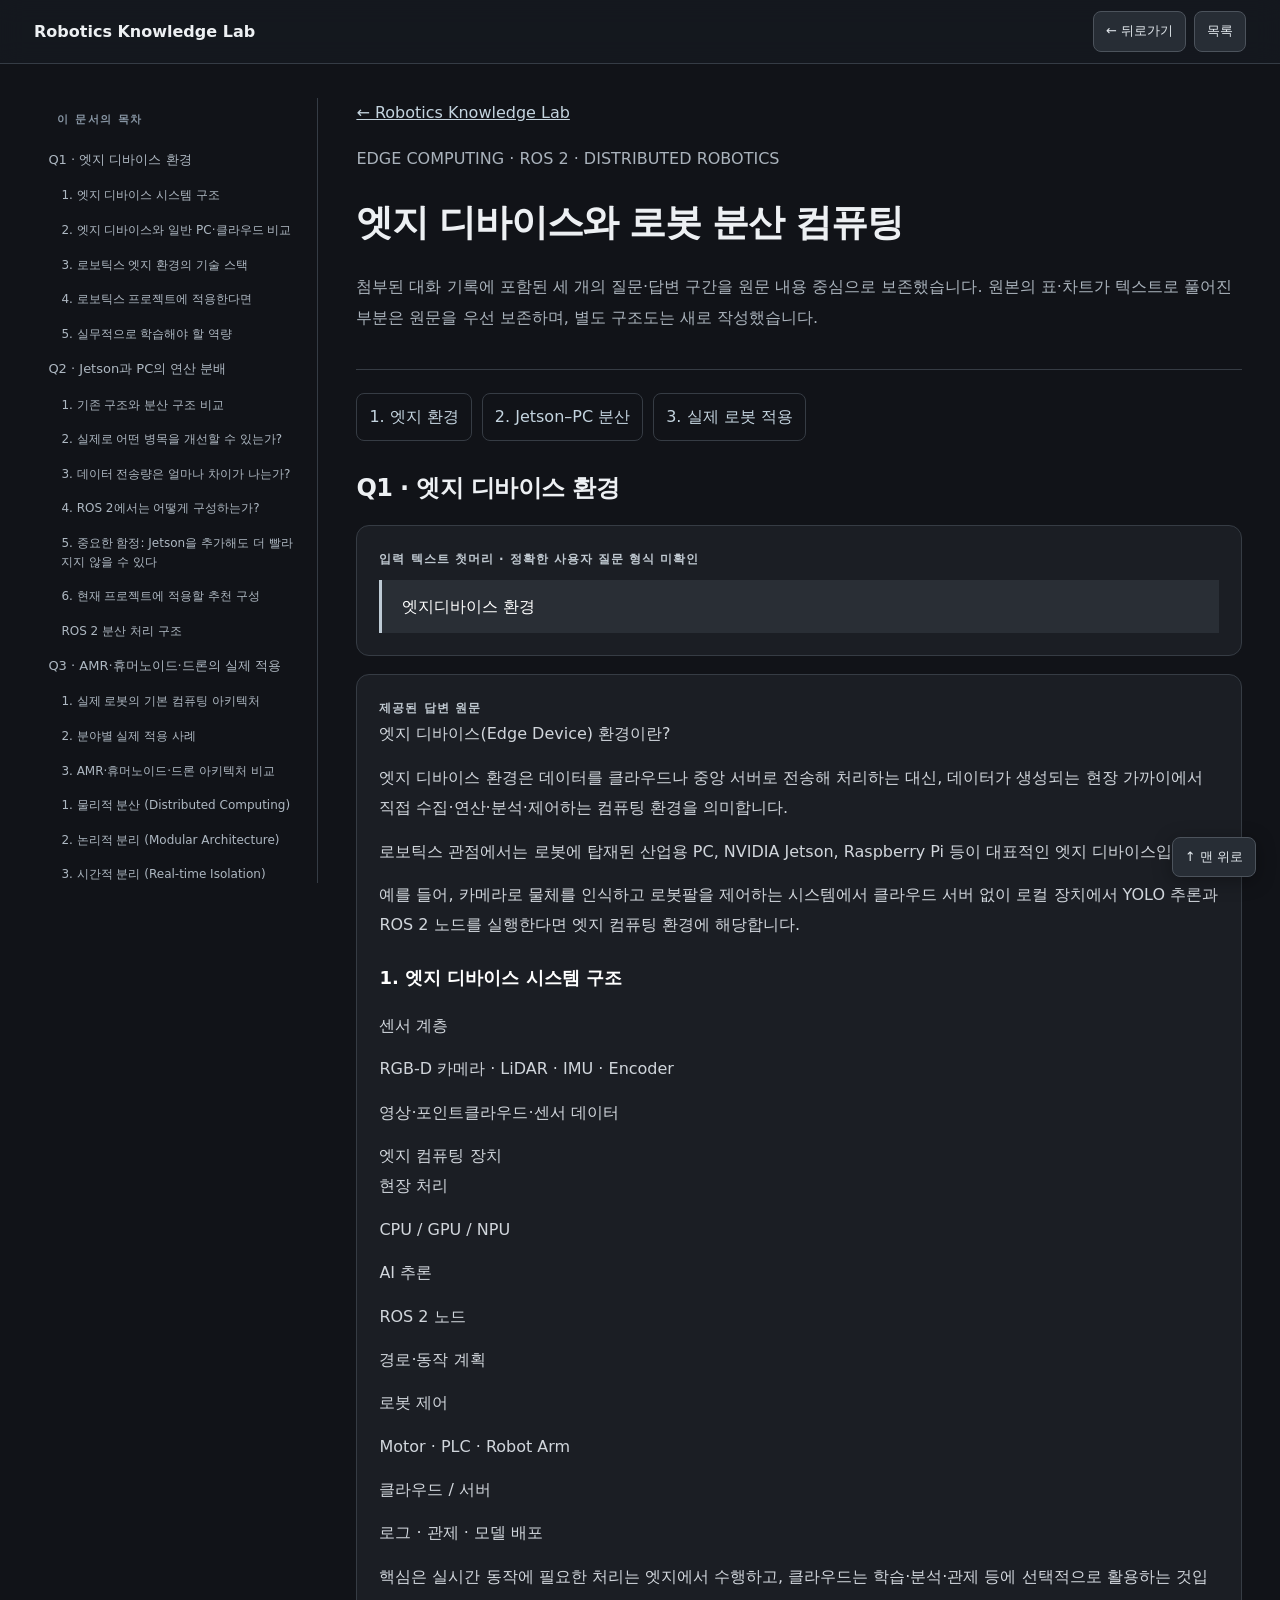
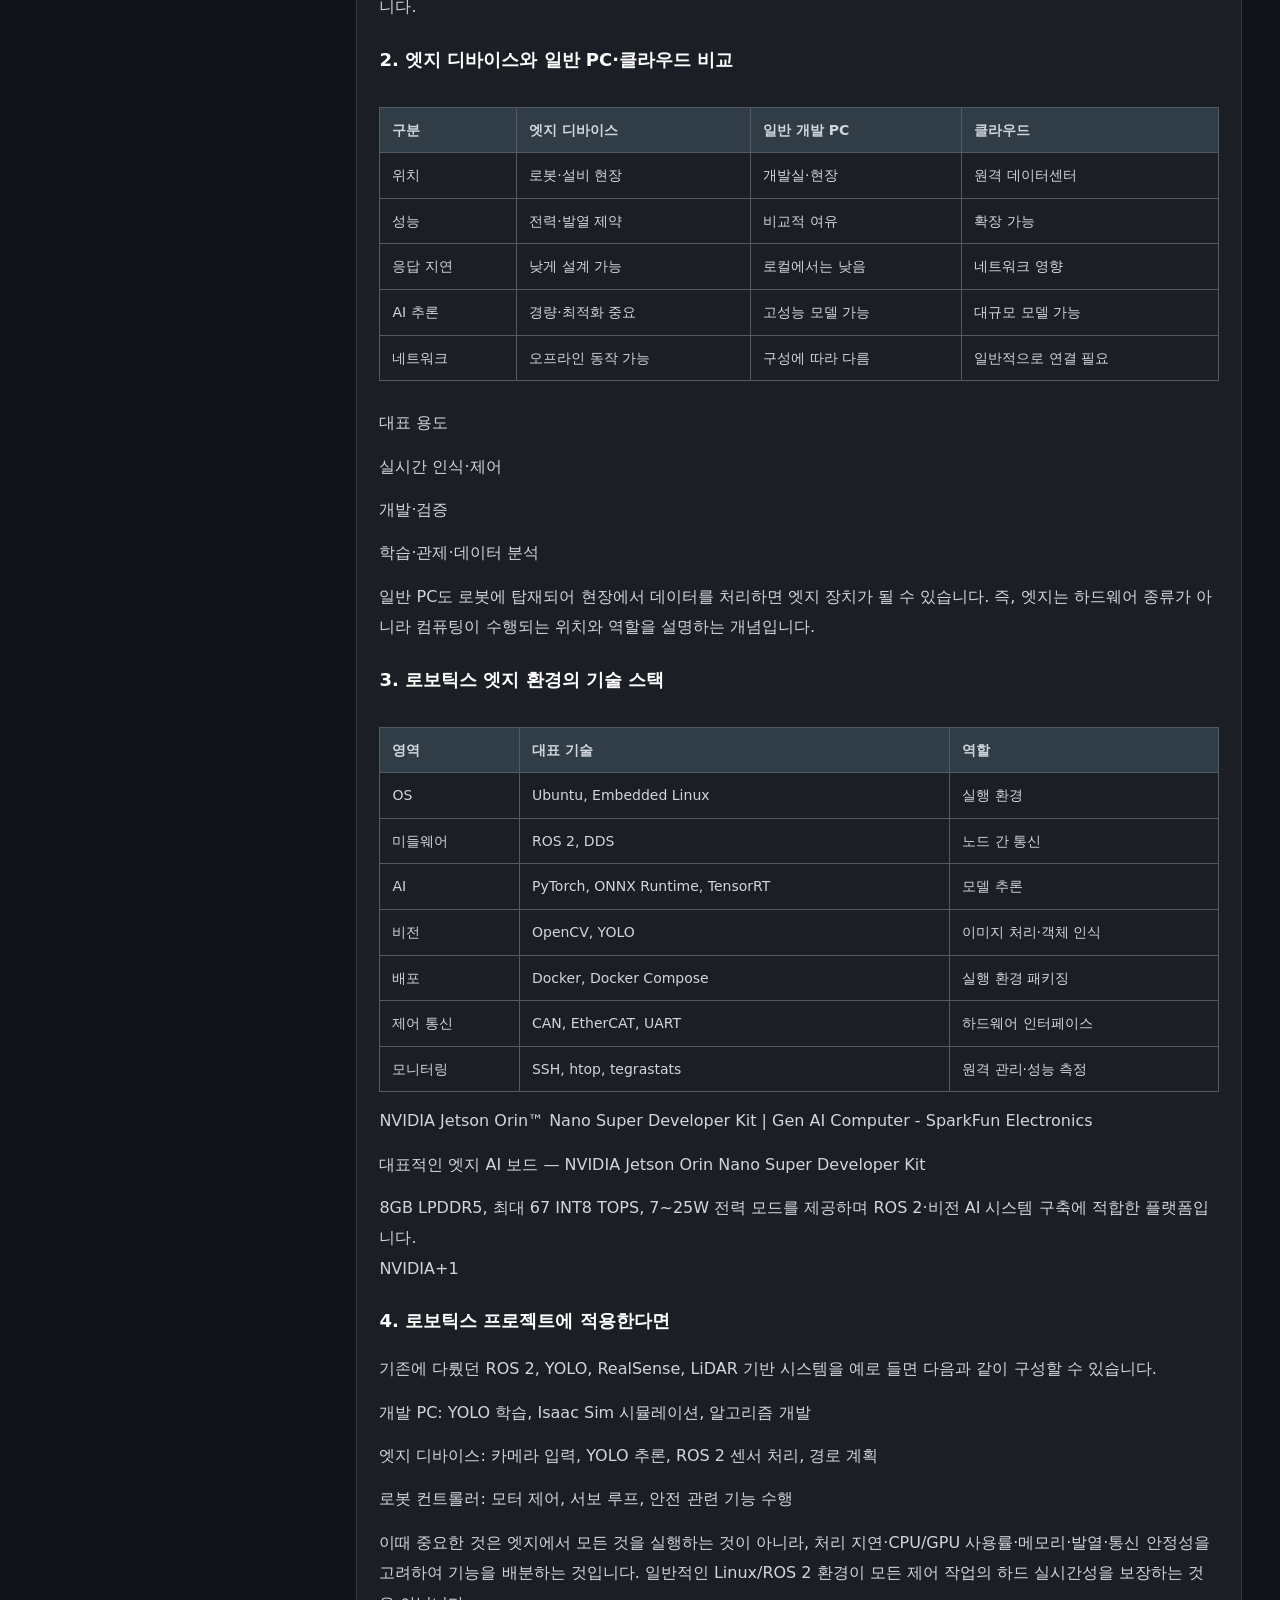
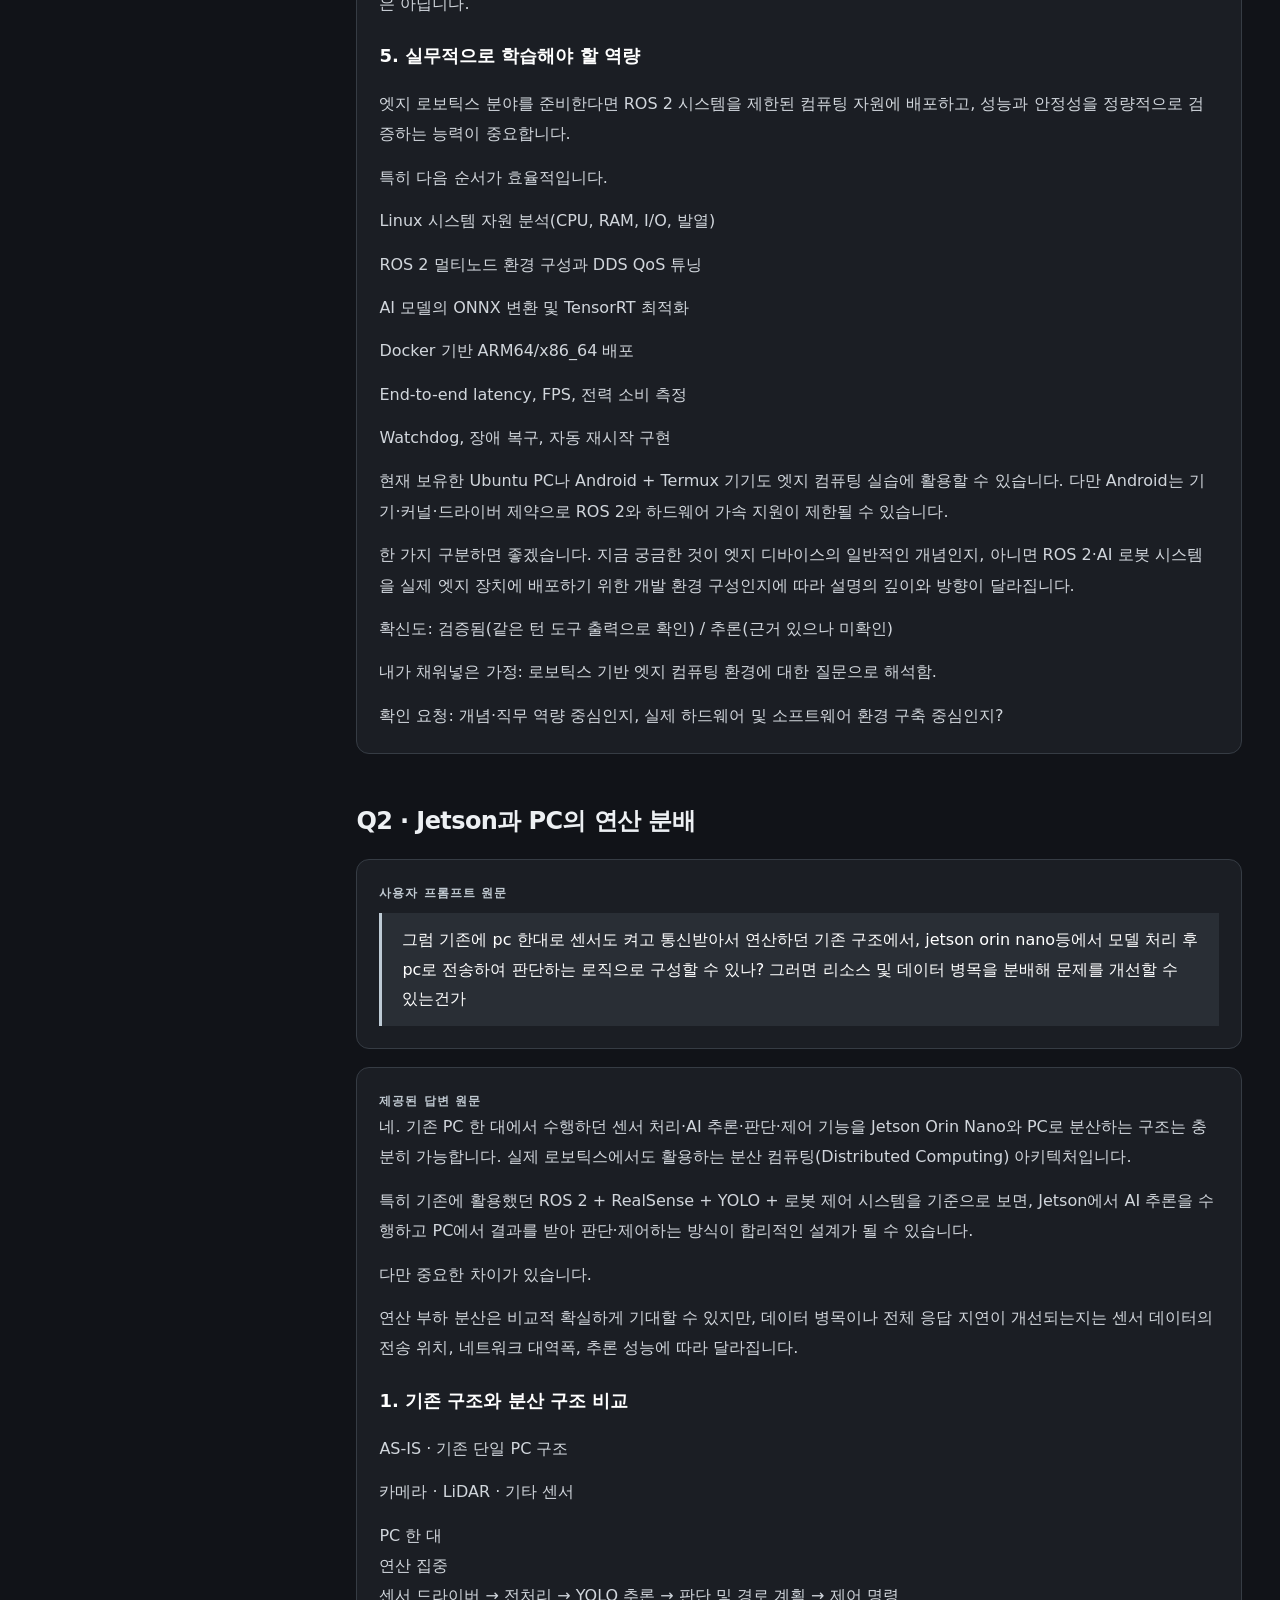
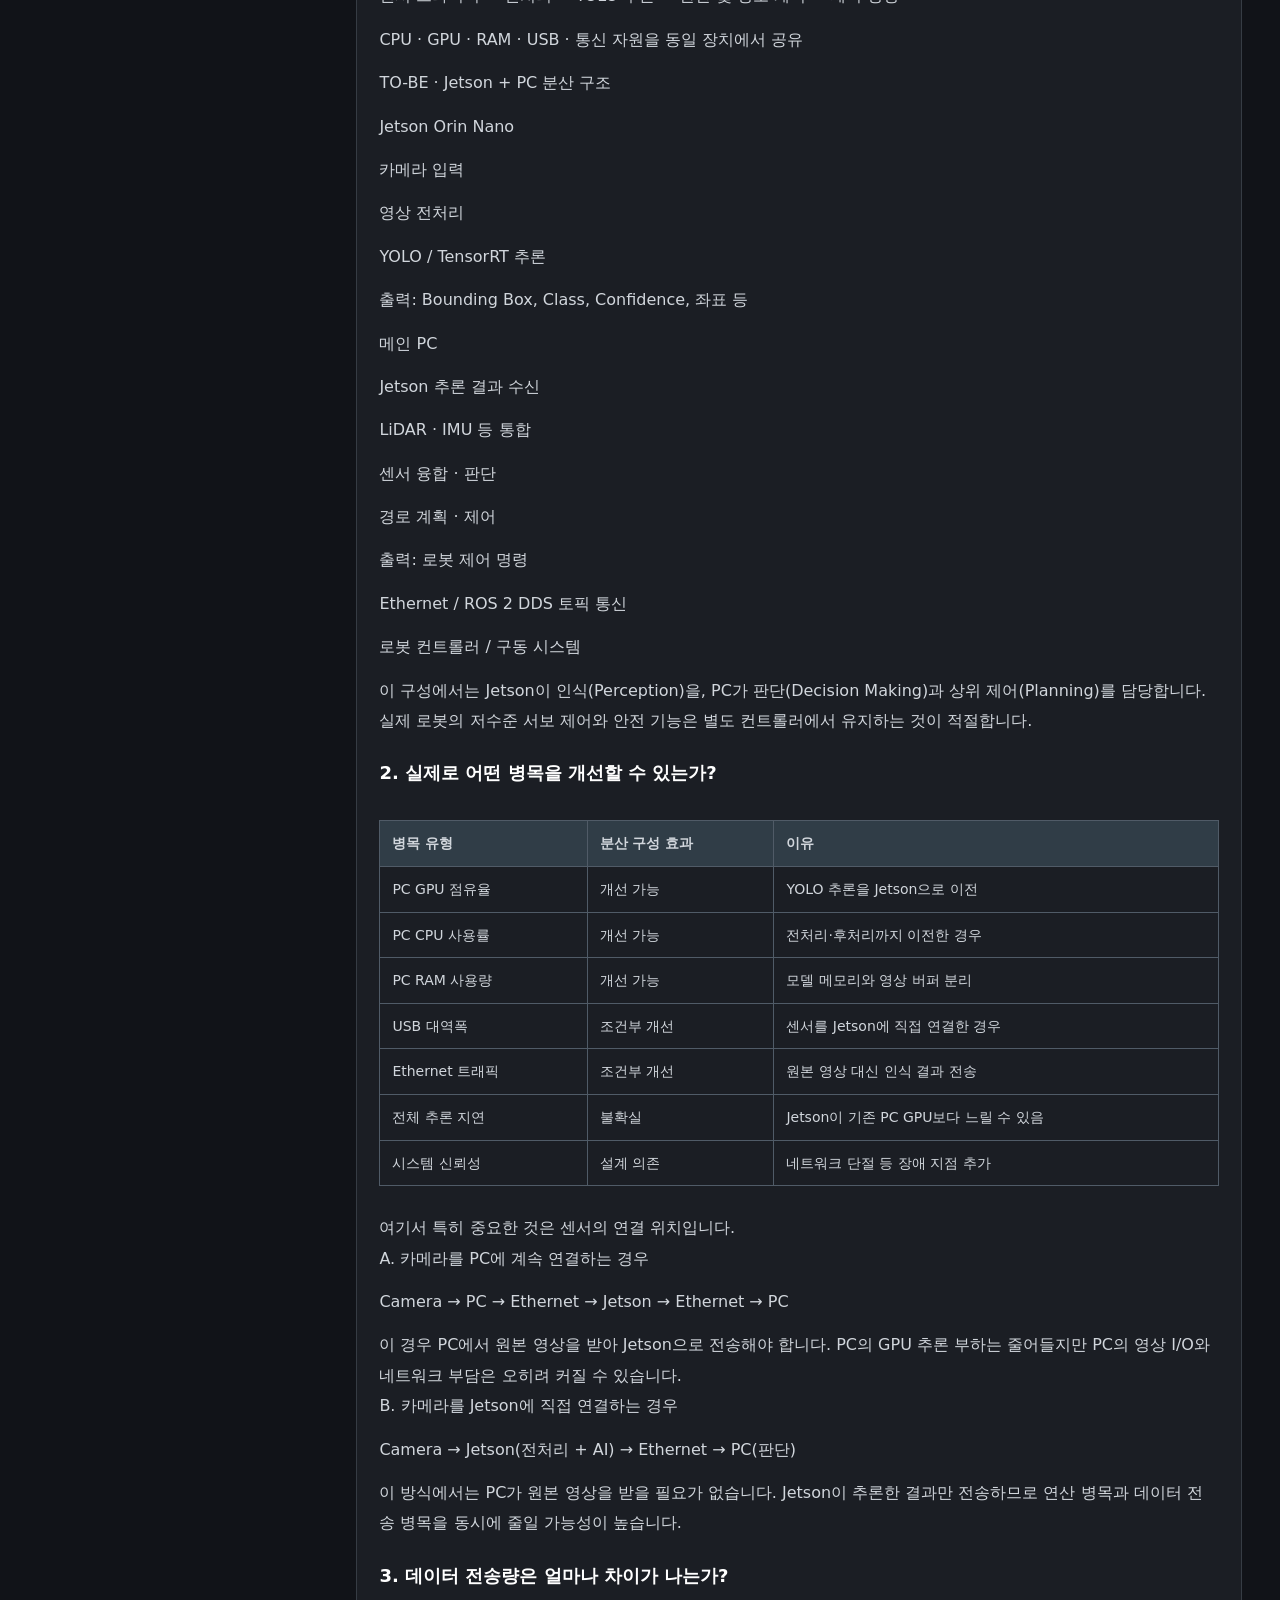
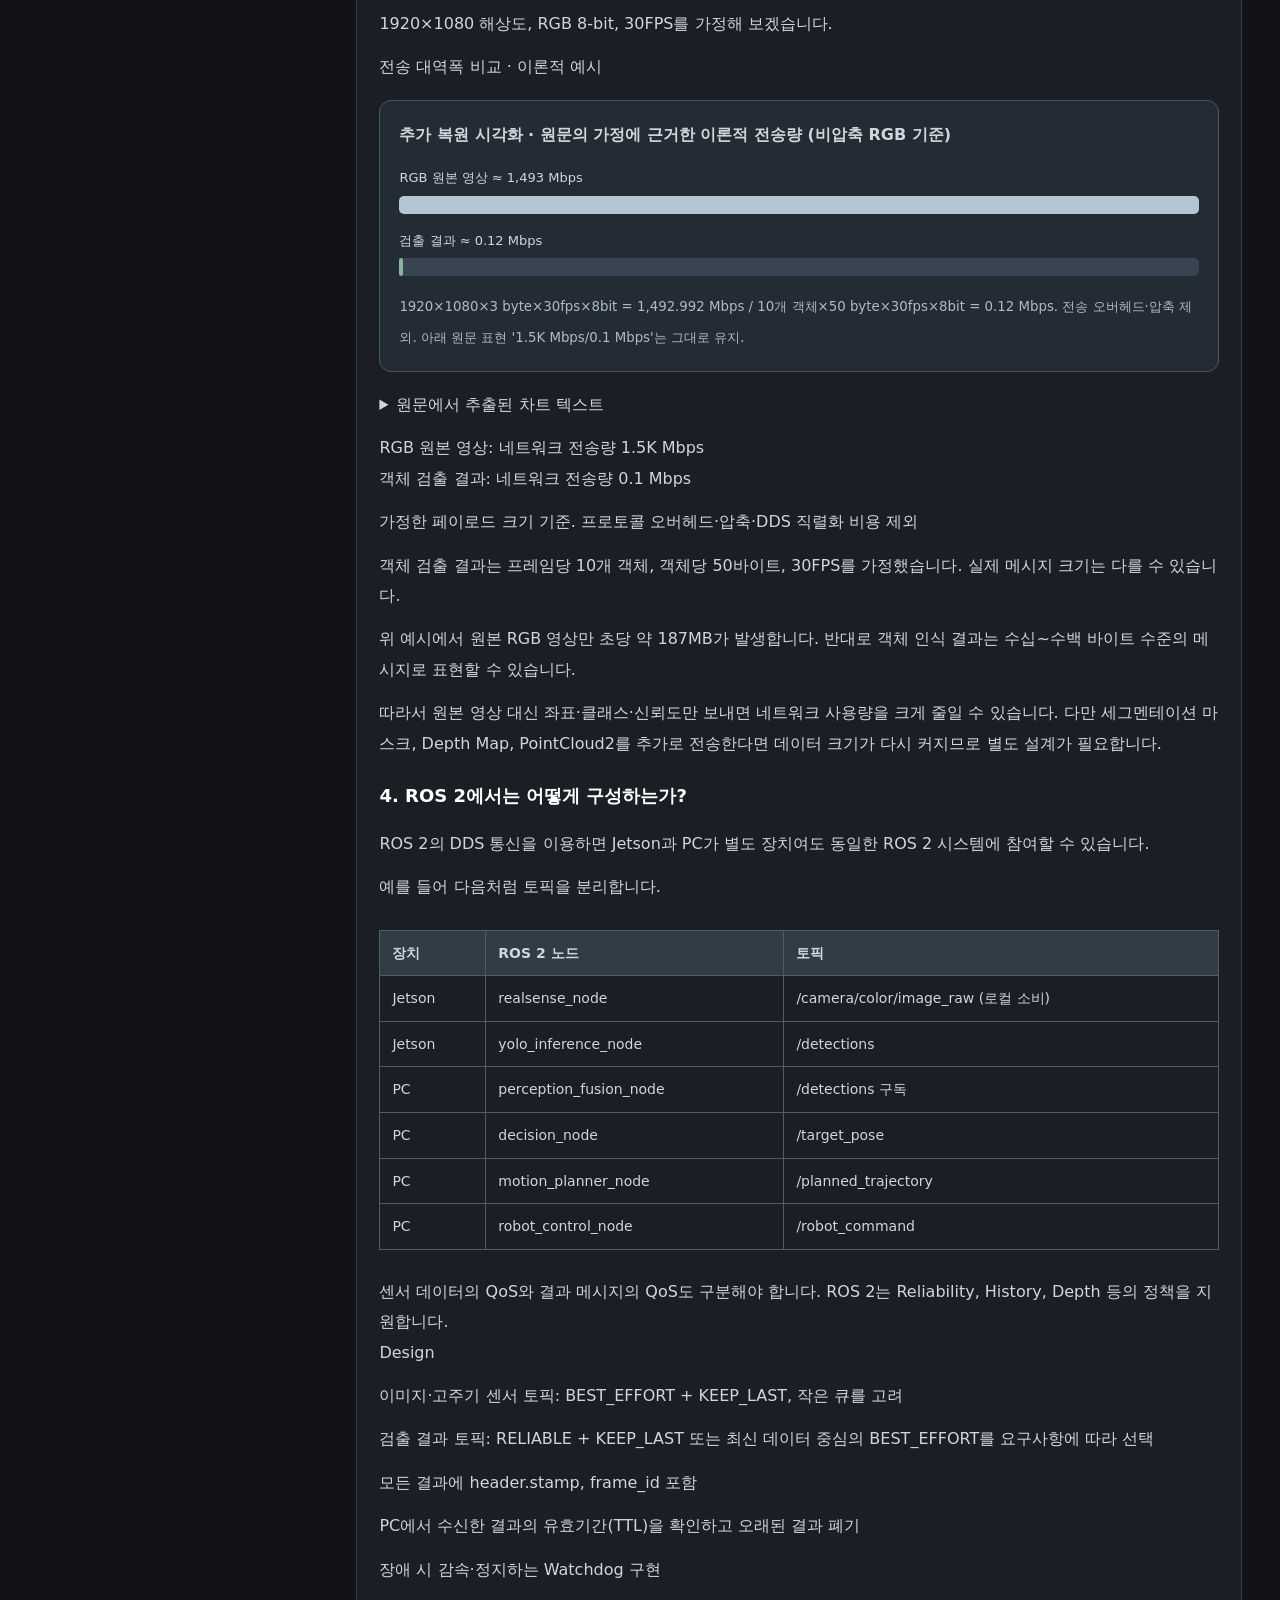
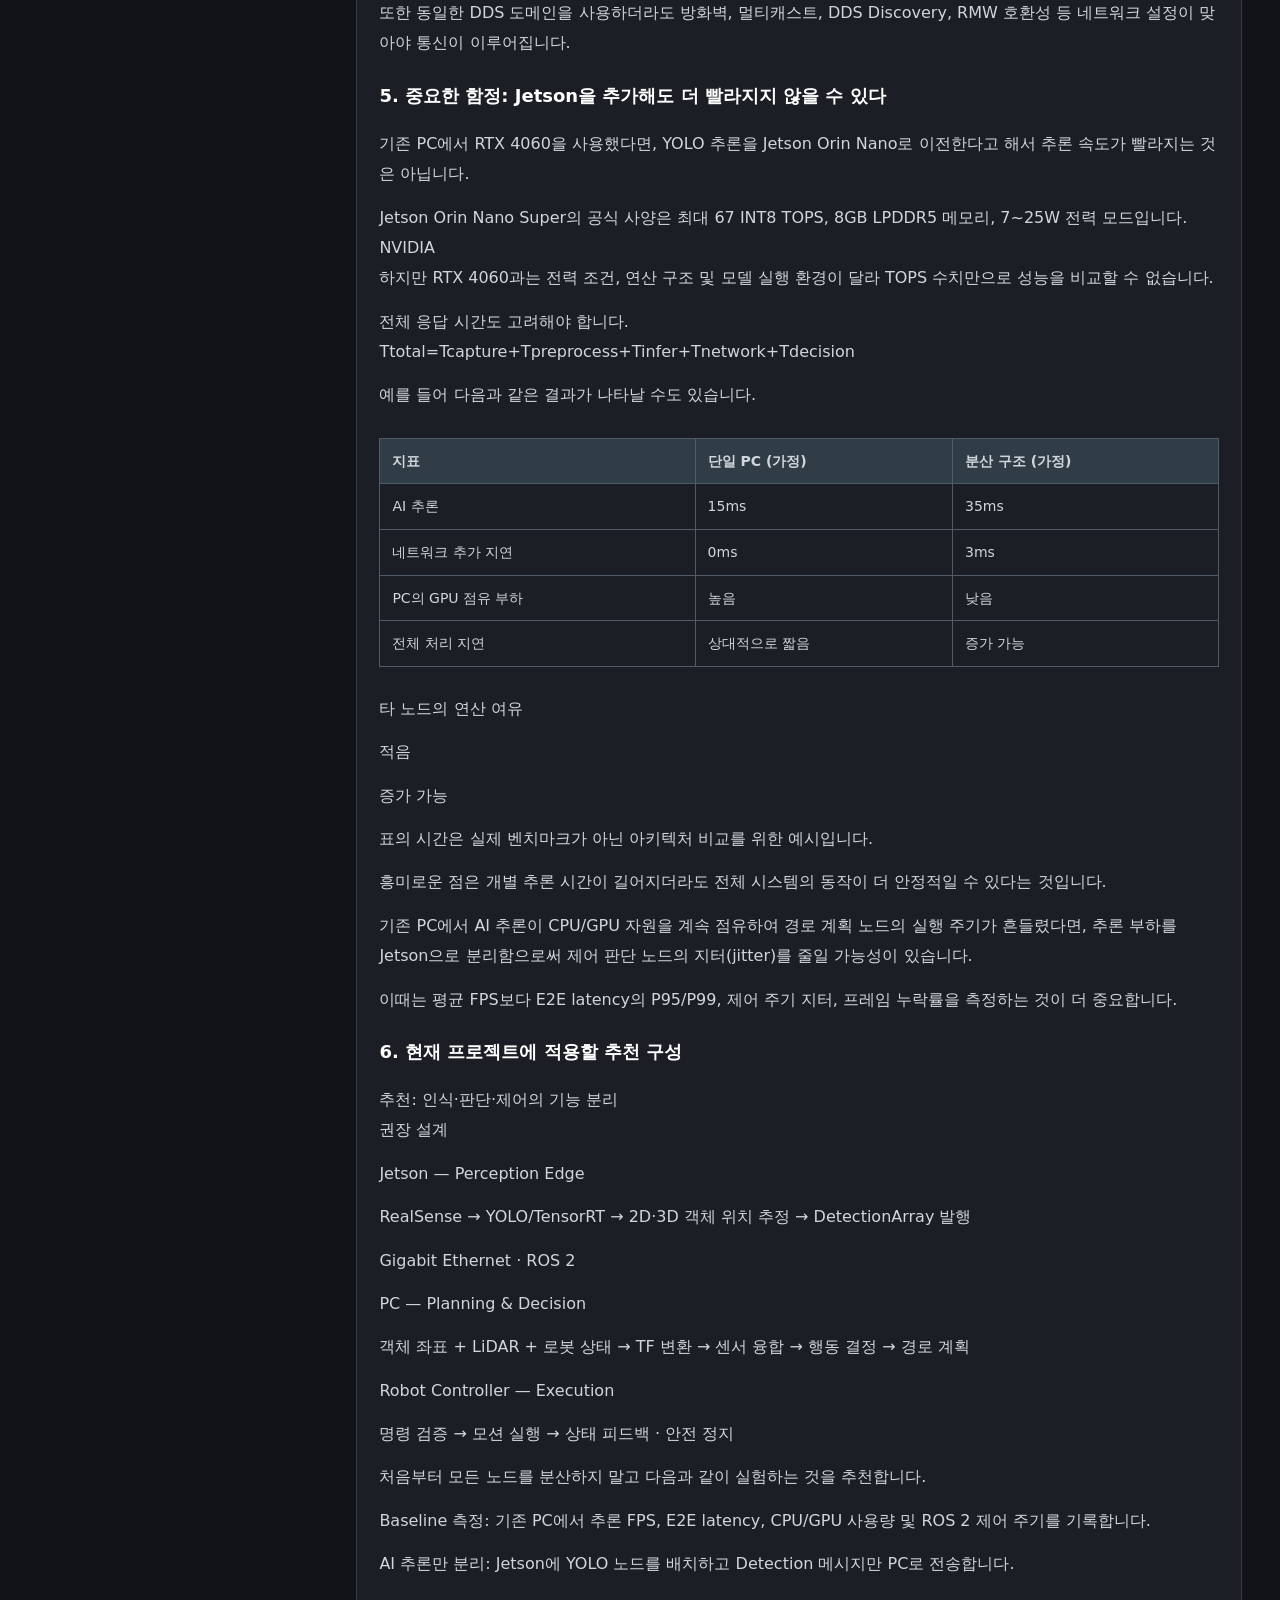
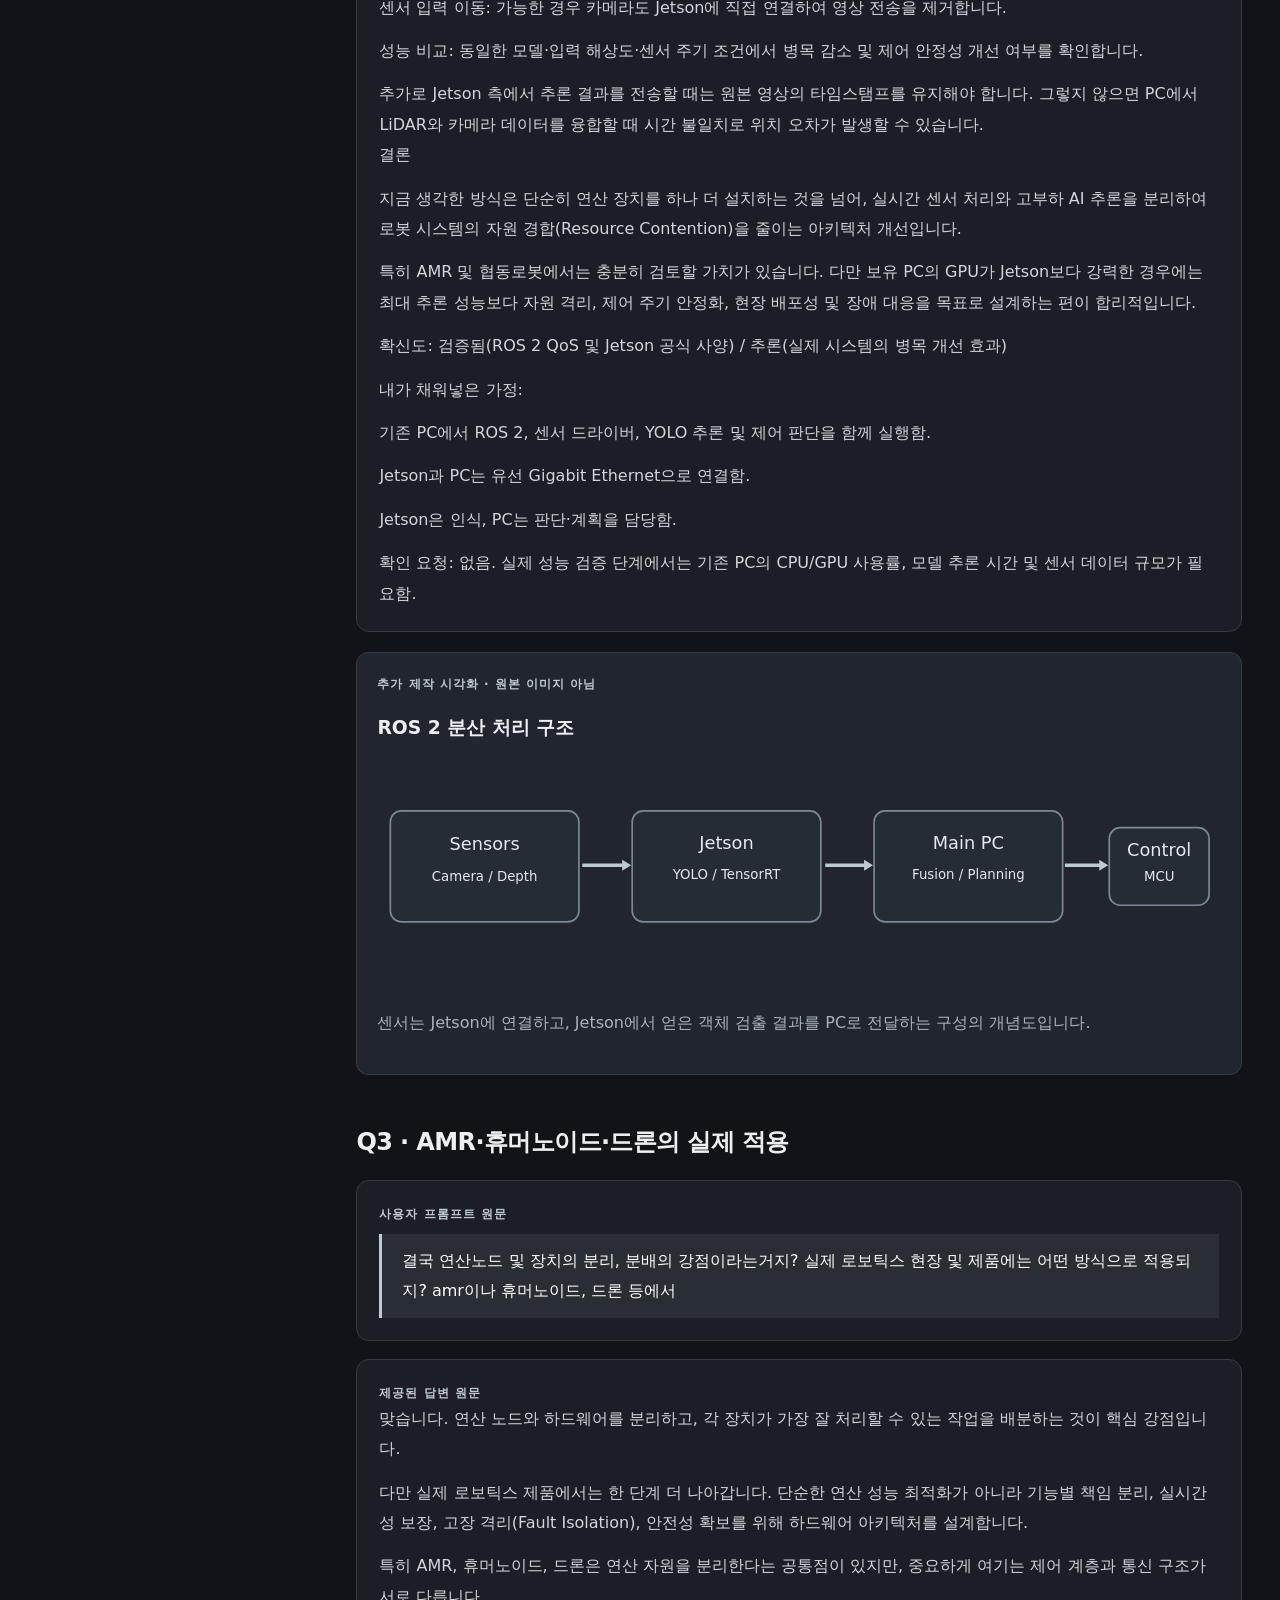
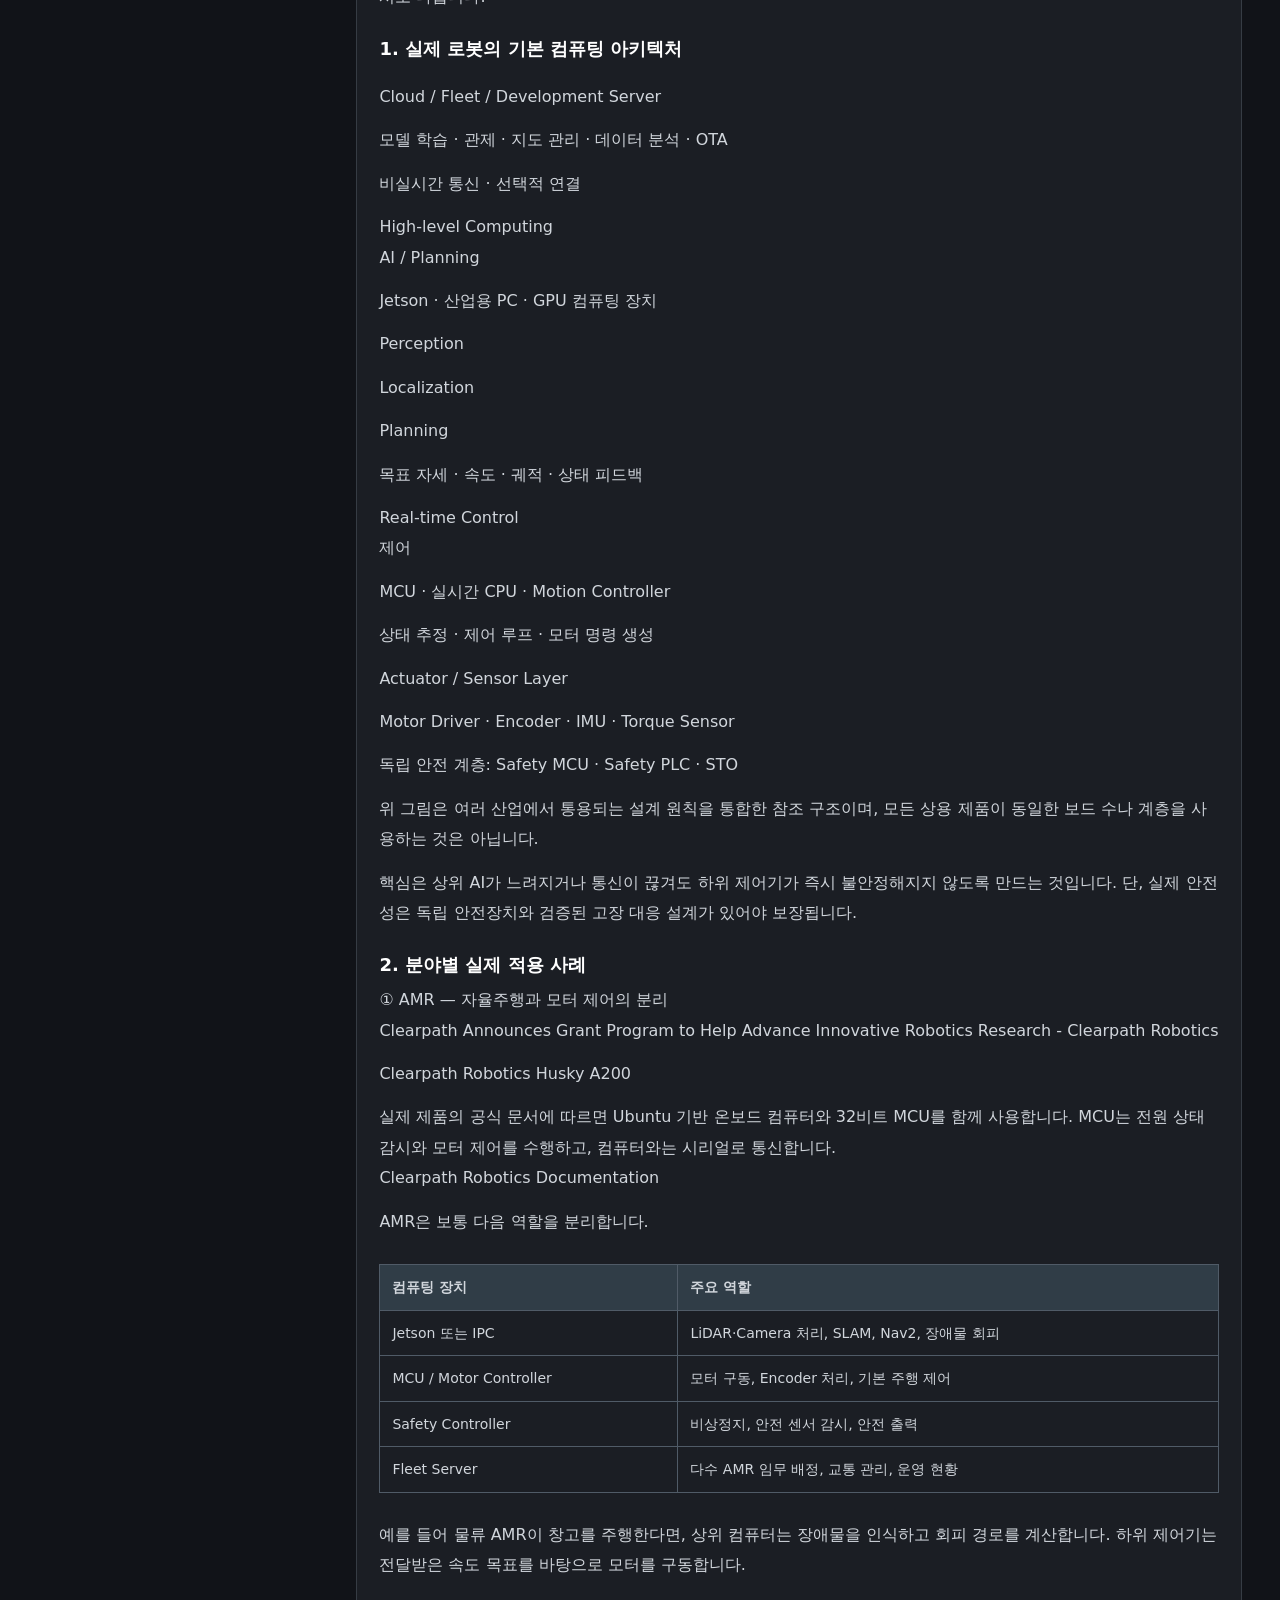
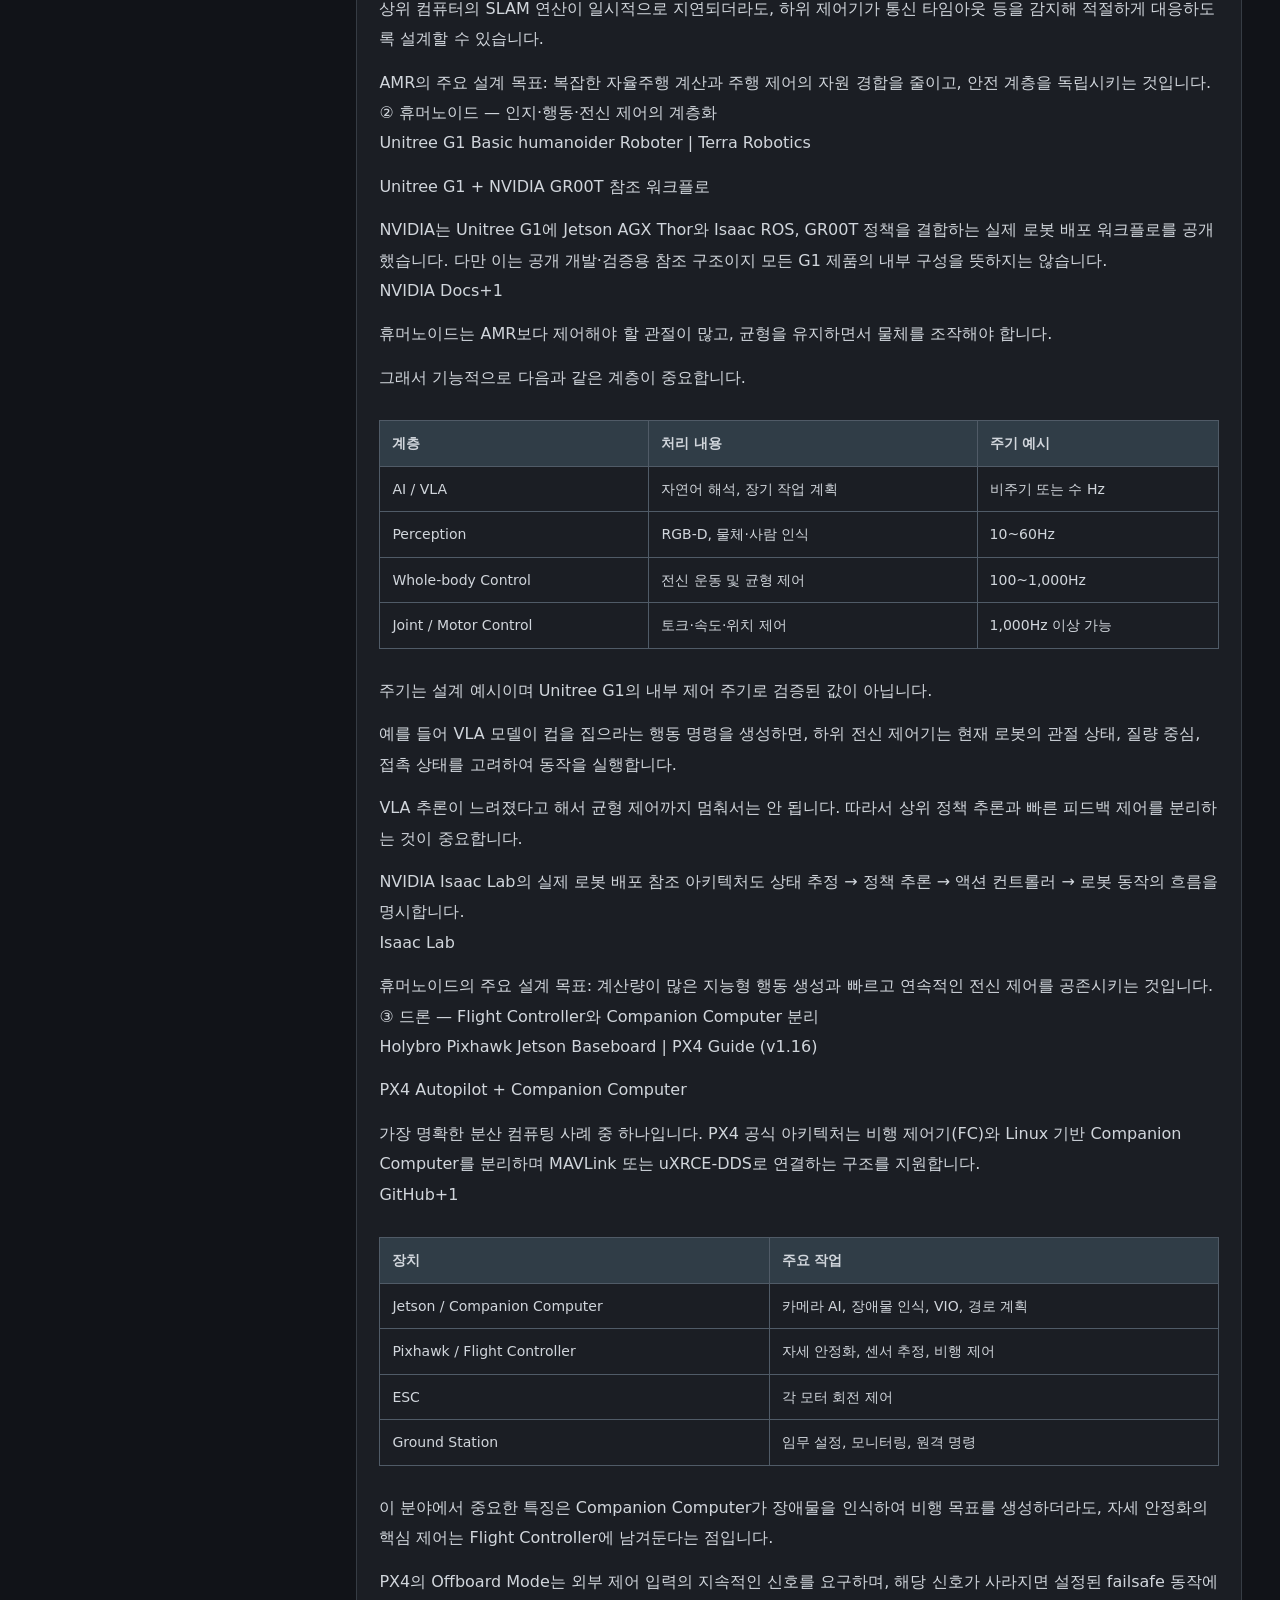
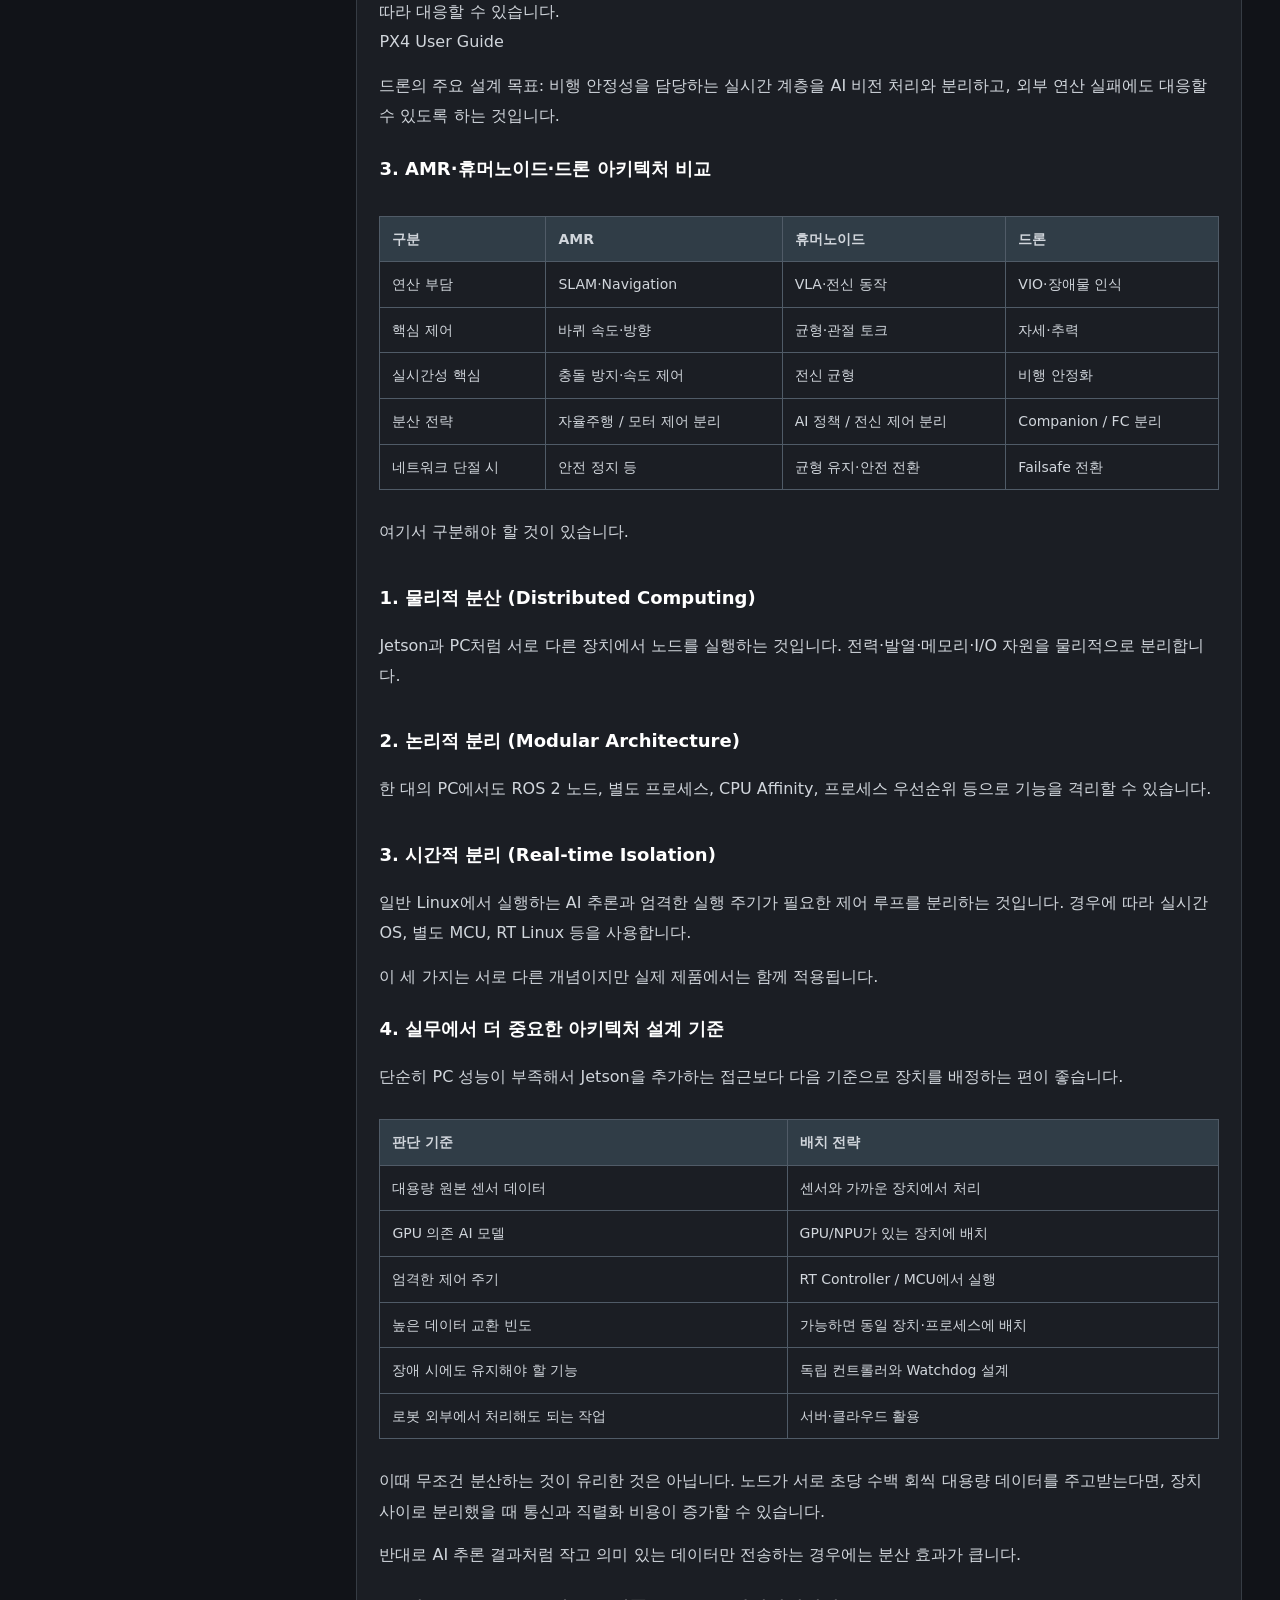
<file: articles/edge-distributed-robotics.html>
<!doctype html><html lang="ko"><head><meta charset="utf-8"><meta name="viewport" content="width=device-width,initial-scale=1"><title>엣지 디바이스와 분산 로보틱스 Q&A | Robotics Knowledge Lab</title><style>:root{color-scheme:dark;--bg:#111318;--card:#1b1e24;--border:#363c44;--fg:#e9ecf0;--muted:#aab3bc}*{box-sizing:border-box}html{scroll-behavior:smooth}body{font:15px/1.85 system-ui,-apple-system,"Noto Sans KR",sans-serif;background:var(--bg);color:var(--fg);max-width:1050px;margin:auto;padding:25px 22px}a{color:#c4d4df}header{border-bottom:1px solid var(--border);padding-bottom:20px}.sub{color:var(--muted)}h1{font-size:clamp(26px,4vw,37px);line-height:1.4}h2{font-size:24px;line-height:1.45}p{color:var(--muted)}nav{display:flex;gap:10px;flex-wrap:wrap;margin:23px 0}nav a{border:1px solid var(--border);padding:8px 12px;text-decoration:none;border-radius:8px}.qa{margin:30px 0 50px}.box{background:var(--card);border:1px solid var(--border);border-radius:13px;padding:22px;margin:18px 0}.label{color:#c0c9d1;font-weight:750;font-size:12px;letter-spacing:1px}.prompt{white-space:pre-wrap;color:#fff;border-left:3px solid #becbd5;padding:12px 20px;margin-top:9px;background:#292e35}.bodytext{white-space:normal;overflow-wrap:anywhere;line-height:1.95;color:#d1d6dc}.bodytext .heading{font-weight:750;font-size:18px;color:#fff;margin:23px 0 7px}.bodytext .sp{height:13px}.viz{padding:20px;border:1px solid var(--border);border-radius:12px;background:#21262e;margin:20px 0}svg{width:100%;height:auto}footer{color:var(--muted);border-top:1px solid var(--border);padding:24px 0;font-size:13px}.source-reconstructed{margin:15px 0;overflow-x:auto}.source-reconstructed table{border-collapse:collapse;width:100%;min-width:600px;font-size:14px}.source-reconstructed th,.source-reconstructed td{border:1px solid #505b67;padding:9px 12px;text-align:left}.source-reconstructed th{background:#303d47}.bandwidth-figure{background:#232b34;border:1px solid #4b5864;padding:19px;border-radius:12px;margin:18px 0}.bandwidth-figure figcaption{font-weight:700;margin-bottom:15px}.barlabel{font-size:13px}.bar-track{height:18px;background:#384451;border-radius:5px;margin:5px 0 15px}.bar-fill{height:100%;background:#b3c6d4;border-radius:5px}.bar-fill.slim{background:#8ab4a6}.bandwidth-figure small{color:#aebbc7}</style><link rel="stylesheet" href="../assets/reader.css"></head><body><header><a href="../index.html">← Robotics Knowledge Lab</a><p class="sub">EDGE COMPUTING · ROS 2 · DISTRIBUTED ROBOTICS</p><h1>엣지 디바이스와 로봇 분산 컴퓨팅</h1><p>첨부된 대화 기록에 포함된 세 개의 질문·답변 구간을 원문 내용 중심으로 보존했습니다. 원본의 표·차트가 텍스트로 풀어진 부분은 원문을 우선 보존하며, 별도 구조도는 새로 작성했습니다.</p></header><nav><a href="#q1">1. 엣지 환경</a><a href="#q2">2. Jetson–PC 분산</a><a href="#q3">3. 실제 로봇 적용</a></nav>
<section class="qa" id="q1"><h2>Q1 · 엣지 디바이스 환경</h2><div class="box"><div class="label">입력 텍스트 첫머리 · 정확한 사용자 질문 형식 미확인</div><div class="prompt">엣지디바이스 환경</div></div><div class="box"><div class="label">제공된 답변 원문</div><div class="bodytext"><div>엣지 디바이스(Edge Device) 환경이란?</div><div class='sp'></div><div>엣지 디바이스 환경은 데이터를 클라우드나 중앙 서버로 전송해 처리하는 대신, 데이터가 생성되는 현장 가까이에서 직접 수집·연산·분석·제어하는 컴퓨팅 환경을 의미합니다.</div><div class='sp'></div><div>로보틱스 관점에서는 로봇에 탑재된 산업용 PC, NVIDIA Jetson, Raspberry Pi 등이 대표적인 엣지 디바이스입니다.</div><div class='sp'></div><div>예를 들어, 카메라로 물체를 인식하고 로봇팔을 제어하는 시스템에서 클라우드 서버 없이 로컬 장치에서 YOLO 추론과 ROS 2 노드를 실행한다면 엣지 컴퓨팅 환경에 해당합니다.</div><h3 class="heading">1. 엣지 디바이스 시스템 구조</h3><div class='sp'></div><div>센서 계층</div><div class='sp'></div><div>RGB-D 카메라 · LiDAR · IMU · Encoder</div><div class='sp'></div><div>영상·포인트클라우드·센서 데이터</div><div class='sp'></div><div>엣지 컴퓨팅 장치</div><div>현장 처리</div><div class='sp'></div><div>CPU / GPU / NPU</div><div class='sp'></div><div>AI 추론</div><div class='sp'></div><div>ROS 2 노드</div><div class='sp'></div><div>경로·동작 계획</div><div class='sp'></div><div>로봇 제어</div><div class='sp'></div><div>Motor · PLC · Robot Arm</div><div class='sp'></div><div>클라우드 / 서버</div><div class='sp'></div><div>로그 · 관제 · 모델 배포</div><div class='sp'></div><div>핵심은 실시간 동작에 필요한 처리는 엣지에서 수행하고, 클라우드는 학습·분석·관제 등에 선택적으로 활용하는 것입니다.</div><h3 class="heading">2. 엣지 디바이스와 일반 PC·클라우드 비교</h3><div class='sp'></div><div class="reader-table-scroll source-reconstructed"><table><thead><tr><th>구분</th><th>엣지 디바이스</th><th>일반 개발 PC</th><th>클라우드</th></tr></thead><tbody><tr><td>위치</td><td>로봇·설비 현장</td><td>개발실·현장</td><td>원격 데이터센터</td></tr><tr><td>성능</td><td>전력·발열 제약</td><td>비교적 여유</td><td>확장 가능</td></tr><tr><td>응답 지연</td><td>낮게 설계 가능</td><td>로컬에서는 낮음</td><td>네트워크 영향</td></tr><tr><td>AI 추론</td><td>경량·최적화 중요</td><td>고성능 모델 가능</td><td>대규모 모델 가능</td></tr><tr><td>네트워크</td><td>오프라인 동작 가능</td><td>구성에 따라 다름</td><td>일반적으로 연결 필요</td></tr></tbody></table></div><div class='sp'></div><div>대표 용도</div><div>	</div><div class='sp'></div><div>실시간 인식·제어</div><div>	</div><div class='sp'></div><div>개발·검증</div><div>	</div><div class='sp'></div><div>학습·관제·데이터 분석</div><div class='sp'></div><div>일반 PC도 로봇에 탑재되어 현장에서 데이터를 처리하면 엣지 장치가 될 수 있습니다. 즉, 엣지는 하드웨어 종류가 아니라 컴퓨팅이 수행되는 위치와 역할을 설명하는 개념입니다.</div><h3 class="heading">3. 로보틱스 엣지 환경의 기술 스택</h3><div class='sp'></div><div class="reader-table-scroll source-reconstructed"><table><thead><tr><th>영역</th><th>대표 기술</th><th>역할</th></tr></thead><tbody><tr><td>OS</td><td>Ubuntu, Embedded Linux</td><td>실행 환경</td></tr><tr><td>미들웨어</td><td>ROS 2, DDS</td><td>노드 간 통신</td></tr><tr><td>AI</td><td>PyTorch, ONNX Runtime, TensorRT</td><td>모델 추론</td></tr><tr><td>비전</td><td>OpenCV, YOLO</td><td>이미지 처리·객체 인식</td></tr><tr><td>배포</td><td>Docker, Docker Compose</td><td>실행 환경 패키징</td></tr><tr><td>제어 통신</td><td>CAN, EtherCAT, UART</td><td>하드웨어 인터페이스</td></tr><tr><td>모니터링</td><td>SSH, htop, tegrastats</td><td>원격 관리·성능 측정</td></tr></tbody></table></div><div>NVIDIA Jetson Orin™ Nano Super Developer Kit | Gen AI Computer - SparkFun Electronics</div><div class='sp'></div><div>대표적인 엣지 AI 보드 — NVIDIA Jetson Orin Nano Super Developer Kit</div><div class='sp'></div><div>8GB LPDDR5, 최대 67 INT8 TOPS, 7~25W 전력 모드를 제공하며 ROS 2·비전 AI 시스템 구축에 적합한 플랫폼입니다. </div><div>NVIDIA+1</div><h3 class="heading">4. 로보틱스 프로젝트에 적용한다면</h3><div class='sp'></div><div>기존에 다뤘던 ROS 2, YOLO, RealSense, LiDAR 기반 시스템을 예로 들면 다음과 같이 구성할 수 있습니다.</div><div class='sp'></div><div>    개발 PC: YOLO 학습, Isaac Sim 시뮬레이션, 알고리즘 개발</div><div class='sp'></div><div>    엣지 디바이스: 카메라 입력, YOLO 추론, ROS 2 센서 처리, 경로 계획</div><div class='sp'></div><div>    로봇 컨트롤러: 모터 제어, 서보 루프, 안전 관련 기능 수행</div><div class='sp'></div><div>이때 중요한 것은 엣지에서 모든 것을 실행하는 것이 아니라, 처리 지연·CPU/GPU 사용률·메모리·발열·통신 안정성을 고려하여 기능을 배분하는 것입니다. 일반적인 Linux/ROS 2 환경이 모든 제어 작업의 하드 실시간성을 보장하는 것은 아닙니다.</div><h3 class="heading">5. 실무적으로 학습해야 할 역량</h3><div class='sp'></div><div>엣지 로보틱스 분야를 준비한다면 ROS 2 시스템을 제한된 컴퓨팅 자원에 배포하고, 성능과 안정성을 정량적으로 검증하는 능력이 중요합니다.</div><div class='sp'></div><div>특히 다음 순서가 효율적입니다.</div><div class='sp'></div><div>    Linux 시스템 자원 분석(CPU, RAM, I/O, 발열)</div><div class='sp'></div><div>    ROS 2 멀티노드 환경 구성과 DDS QoS 튜닝</div><div class='sp'></div><div>    AI 모델의 ONNX 변환 및 TensorRT 최적화</div><div class='sp'></div><div>    Docker 기반 ARM64/x86_64 배포</div><div class='sp'></div><div>    End-to-end latency, FPS, 전력 소비 측정</div><div class='sp'></div><div>    Watchdog, 장애 복구, 자동 재시작 구현</div><div class='sp'></div><div>현재 보유한 Ubuntu PC나 Android + Termux 기기도 엣지 컴퓨팅 실습에 활용할 수 있습니다. 다만 Android는 기기·커널·드라이버 제약으로 ROS 2와 하드웨어 가속 지원이 제한될 수 있습니다.</div><div class='sp'></div><div>한 가지 구분하면 좋겠습니다. 지금 궁금한 것이 엣지 디바이스의 일반적인 개념인지, 아니면 ROS 2·AI 로봇 시스템을 실제 엣지 장치에 배포하기 위한 개발 환경 구성인지에 따라 설명의 깊이와 방향이 달라집니다.</div><div class='sp'></div><div>확신도: 검증됨(같은 턴 도구 출력으로 확인) / 추론(근거 있으나 미확인)</div><div class='sp'></div><div>내가 채워넣은 가정: 로보틱스 기반 엣지 컴퓨팅 환경에 대한 질문으로 해석함.</div><div class='sp'></div><div>확인 요청: 개념·직무 역량 중심인지, 실제 하드웨어 및 소프트웨어 환경 구축 중심인지?</div></div></div></section>
<section class="qa" id="q2"><h2>Q2 · Jetson과 PC의 연산 분배</h2><div class="box"><div class="label">사용자 프롬프트 원문</div><div class="prompt">그럼 기존에 pc 한대로 센서도 켜고 통신받아서 연산하던 기존 구조에서, jetson orin nano등에서 모델 처리 후 pc로 전송하여 판단하는 로직으로 구성할 수 있나? 그러면 리소스 및 데이터 병목을 분배해 문제를 개선할 수 있는건가</div></div><div class="box"><div class="label">제공된 답변 원문</div><div class="bodytext"><div>네. 기존 PC 한 대에서 수행하던 센서 처리·AI 추론·판단·제어 기능을 Jetson Orin Nano와 PC로 분산하는 구조는 충분히 가능합니다. 실제 로보틱스에서도 활용하는 분산 컴퓨팅(Distributed Computing) 아키텍처입니다.</div><div class='sp'></div><div>특히 기존에 활용했던 ROS 2 + RealSense + YOLO + 로봇 제어 시스템을 기준으로 보면, Jetson에서 AI 추론을 수행하고 PC에서 결과를 받아 판단·제어하는 방식이 합리적인 설계가 될 수 있습니다.</div><div class='sp'></div><div>다만 중요한 차이가 있습니다.</div><div class='sp'></div><div>연산 부하 분산은 비교적 확실하게 기대할 수 있지만, 데이터 병목이나 전체 응답 지연이 개선되는지는 센서 데이터의 전송 위치, 네트워크 대역폭, 추론 성능에 따라 달라집니다.</div><h3 class="heading">1. 기존 구조와 분산 구조 비교</h3><div class='sp'></div><div>AS-IS · 기존 단일 PC 구조</div><div class='sp'></div><div>카메라 · LiDAR · 기타 센서</div><div class='sp'></div><div>PC 한 대</div><div>연산 집중</div><div>센서 드라이버 → 전처리 → YOLO 추론 → 판단 및 경로 계획 → 제어 명령</div><div class='sp'></div><div>CPU · GPU · RAM · USB · 통신 자원을 동일 장치에서 공유</div><div class='sp'></div><div>TO-BE · Jetson + PC 분산 구조</div><div class='sp'></div><div>Jetson Orin Nano</div><div class='sp'></div><div>카메라 입력</div><div class='sp'></div><div>영상 전처리</div><div class='sp'></div><div>YOLO / TensorRT 추론</div><div class='sp'></div><div>출력: Bounding Box, Class, Confidence, 좌표 등</div><div class='sp'></div><div>메인 PC</div><div class='sp'></div><div>Jetson 추론 결과 수신</div><div class='sp'></div><div>LiDAR · IMU 등 통합</div><div class='sp'></div><div>센서 융합 · 판단</div><div class='sp'></div><div>경로 계획 · 제어</div><div class='sp'></div><div>출력: 로봇 제어 명령</div><div class='sp'></div><div>Ethernet / ROS 2 DDS 토픽 통신</div><div class='sp'></div><div>로봇 컨트롤러 / 구동 시스템</div><div class='sp'></div><div>이 구성에서는 Jetson이 인식(Perception)을, PC가 판단(Decision Making)과 상위 제어(Planning)를 담당합니다. 실제 로봇의 저수준 서보 제어와 안전 기능은 별도 컨트롤러에서 유지하는 것이 적절합니다.</div><h3 class="heading">2. 실제로 어떤 병목을 개선할 수 있는가?</h3><div class='sp'></div><div class="reader-table-scroll source-reconstructed"><table><thead><tr><th>병목 유형</th><th>분산 구성 효과</th><th>이유</th></tr></thead><tbody><tr><td>PC GPU 점유율</td><td>개선 가능</td><td>YOLO 추론을 Jetson으로 이전</td></tr><tr><td>PC CPU 사용률</td><td>개선 가능</td><td>전처리·후처리까지 이전한 경우</td></tr><tr><td>PC RAM 사용량</td><td>개선 가능</td><td>모델 메모리와 영상 버퍼 분리</td></tr><tr><td>USB 대역폭</td><td>조건부 개선</td><td>센서를 Jetson에 직접 연결한 경우</td></tr><tr><td>Ethernet 트래픽</td><td>조건부 개선</td><td>원본 영상 대신 인식 결과 전송</td></tr><tr><td>전체 추론 지연</td><td>불확실</td><td>Jetson이 기존 PC GPU보다 느릴 수 있음</td></tr><tr><td>시스템 신뢰성</td><td>설계 의존</td><td>네트워크 단절 등 장애 지점 추가</td></tr></tbody></table></div><div class='sp'></div><div>여기서 특히 중요한 것은 센서의 연결 위치입니다.</div><div>A. 카메라를 PC에 계속 연결하는 경우</div><div class='sp'></div><div>Camera → PC → Ethernet → Jetson → Ethernet → PC</div><div class='sp'></div><div>이 경우 PC에서 원본 영상을 받아 Jetson으로 전송해야 합니다. PC의 GPU 추론 부하는 줄어들지만 PC의 영상 I/O와 네트워크 부담은 오히려 커질 수 있습니다.</div><div>B. 카메라를 Jetson에 직접 연결하는 경우</div><div class='sp'></div><div>Camera → Jetson(전처리 + AI) → Ethernet → PC(판단)</div><div class='sp'></div><div>이 방식에서는 PC가 원본 영상을 받을 필요가 없습니다. Jetson이 추론한 결과만 전송하므로 연산 병목과 데이터 전송 병목을 동시에 줄일 가능성이 높습니다.</div><h3 class="heading">3. 데이터 전송량은 얼마나 차이가 나는가?</h3><div class='sp'></div><div>1920×1080 해상도, RGB 8-bit, 30FPS를 가정해 보겠습니다.</div><div class='sp'></div><div>전송 대역폭 비교 · 이론적 예시</div><figure class="bandwidth-figure"><figcaption>추가 복원 시각화 · 원문의 가정에 근거한 이론적 전송량 (비압축 RGB 기준)</figcaption><div class="barlabel">RGB 원본 영상 ≈ 1,493 Mbps</div><div class="bar-track"><div class="bar-fill" style="width:100%"></div></div><div class="barlabel">검출 결과 ≈ 0.12 Mbps</div><div class="bar-track"><div class="bar-fill slim" style="width:4px"></div></div><small>1920×1080×3 byte×30fps×8bit = 1,492.992 Mbps / 10개 객체×50 byte×30fps×8bit = 0.12 Mbps. 전송 오버헤드·압축 제외. 아래 원문 표현 '1.5K Mbps/0.1 Mbps'는 그대로 유지.</small></figure><details><summary>원문에서 추출된 차트 텍스트</summary><div>0 Mbps400 Mbps800 Mbps1.2K Mbps1.6K MbpsRGB 원본 영상객체 검출 결과</div></details><div class='sp'></div><div>    RGB 원본 영상: 네트워크 전송량 1.5K Mbps</div><div>    객체 검출 결과: 네트워크 전송량 0.1 Mbps</div><div class='sp'></div><div>가정한 페이로드 크기 기준. 프로토콜 오버헤드·압축·DDS 직렬화 비용 제외</div><div class='sp'></div><div>객체 검출 결과는 프레임당 10개 객체, 객체당 50바이트, 30FPS를 가정했습니다. 실제 메시지 크기는 다를 수 있습니다.</div><div class='sp'></div><div>위 예시에서 원본 RGB 영상만 초당 약 187MB가 발생합니다. 반대로 객체 인식 결과는 수십~수백 바이트 수준의 메시지로 표현할 수 있습니다.</div><div class='sp'></div><div>따라서 원본 영상 대신 좌표·클래스·신뢰도만 보내면 네트워크 사용량을 크게 줄일 수 있습니다. 다만 세그멘테이션 마스크, Depth Map, PointCloud2를 추가로 전송한다면 데이터 크기가 다시 커지므로 별도 설계가 필요합니다.</div><h3 class="heading">4. ROS 2에서는 어떻게 구성하는가?</h3><div class='sp'></div><div>ROS 2의 DDS 통신을 이용하면 Jetson과 PC가 별도 장치여도 동일한 ROS 2 시스템에 참여할 수 있습니다.</div><div class='sp'></div><div>예를 들어 다음처럼 토픽을 분리합니다.</div><div class='sp'></div><div class="reader-table-scroll source-reconstructed"><table><thead><tr><th>장치</th><th>ROS 2 노드</th><th>토픽</th></tr></thead><tbody><tr><td>Jetson</td><td>realsense_node</td><td>/camera/color/image_raw (로컬 소비)</td></tr><tr><td>Jetson</td><td>yolo_inference_node</td><td>/detections</td></tr><tr><td>PC</td><td>perception_fusion_node</td><td>/detections 구독</td></tr><tr><td>PC</td><td>decision_node</td><td>/target_pose</td></tr><tr><td>PC</td><td>motion_planner_node</td><td>/planned_trajectory</td></tr><tr><td>PC</td><td>robot_control_node</td><td>/robot_command</td></tr></tbody></table></div><div class='sp'></div><div>센서 데이터의 QoS와 결과 메시지의 QoS도 구분해야 합니다. ROS 2는 Reliability, History, Depth 등의 정책을 지원합니다. </div><div>Design</div><div class='sp'></div><div>    이미지·고주기 센서 토픽: BEST_EFFORT + KEEP_LAST, 작은 큐를 고려</div><div class='sp'></div><div>    검출 결과 토픽: RELIABLE + KEEP_LAST 또는 최신 데이터 중심의 BEST_EFFORT를 요구사항에 따라 선택</div><div class='sp'></div><div>    모든 결과에 header.stamp, frame_id 포함</div><div class='sp'></div><div>    PC에서 수신한 결과의 유효기간(TTL)을 확인하고 오래된 결과 폐기</div><div class='sp'></div><div>    장애 시 감속·정지하는 Watchdog 구현</div><div class='sp'></div><div>또한 동일한 DDS 도메인을 사용하더라도 방화벽, 멀티캐스트, DDS Discovery, RMW 호환성 등 네트워크 설정이 맞아야 통신이 이루어집니다.</div><h3 class="heading">5. 중요한 함정: Jetson을 추가해도 더 빨라지지 않을 수 있다</h3><div class='sp'></div><div>기존 PC에서 RTX 4060을 사용했다면, YOLO 추론을 Jetson Orin Nano로 이전한다고 해서 추론 속도가 빨라지는 것은 아닙니다.</div><div class='sp'></div><div>Jetson Orin Nano Super의 공식 사양은 최대 67 INT8 TOPS, 8GB LPDDR5 메모리, 7~25W 전력 모드입니다. </div><div>NVIDIA</div><div> 하지만 RTX 4060과는 전력 조건, 연산 구조 및 모델 실행 환경이 달라 TOPS 수치만으로 성능을 비교할 수 없습니다.</div><div class='sp'></div><div>전체 응답 시간도 고려해야 합니다.</div><div>Ttotal=Tcapture+Tpreprocess+Tinfer+Tnetwork+Tdecision</div><div class='sp'></div><div>예를 들어 다음과 같은 결과가 나타날 수도 있습니다.</div><div class='sp'></div><div class="reader-table-scroll source-reconstructed"><table><thead><tr><th>지표</th><th>단일 PC (가정)</th><th>분산 구조 (가정)</th></tr></thead><tbody><tr><td>AI 추론</td><td>15ms</td><td>35ms</td></tr><tr><td>네트워크 추가 지연</td><td>0ms</td><td>3ms</td></tr><tr><td>PC의 GPU 점유 부하</td><td>높음</td><td>낮음</td></tr><tr><td>전체 처리 지연</td><td>상대적으로 짧음</td><td>증가 가능</td></tr></tbody></table></div><div class='sp'></div><div>타 노드의 연산 여유</div><div>	</div><div class='sp'></div><div>적음</div><div>	</div><div class='sp'></div><div>증가 가능</div><div class='sp'></div><div>표의 시간은 실제 벤치마크가 아닌 아키텍처 비교를 위한 예시입니다.</div><div class='sp'></div><div>흥미로운 점은 개별 추론 시간이 길어지더라도 전체 시스템의 동작이 더 안정적일 수 있다는 것입니다.</div><div class='sp'></div><div>기존 PC에서 AI 추론이 CPU/GPU 자원을 계속 점유하여 경로 계획 노드의 실행 주기가 흔들렸다면, 추론 부하를 Jetson으로 분리함으로써 제어 판단 노드의 지터(jitter)를 줄일 가능성이 있습니다.</div><div class='sp'></div><div>이때는 평균 FPS보다 E2E latency의 P95/P99, 제어 주기 지터, 프레임 누락률을 측정하는 것이 더 중요합니다.</div><h3 class="heading">6. 현재 프로젝트에 적용할 추천 구성</h3><div class='sp'></div><div>추천: 인식·판단·제어의 기능 분리</div><div>권장 설계</div><div class='sp'></div><div>Jetson — Perception Edge</div><div class='sp'></div><div>RealSense → YOLO/TensorRT → 2D·3D 객체 위치 추정 → DetectionArray 발행</div><div class='sp'></div><div>Gigabit Ethernet · ROS 2</div><div class='sp'></div><div>PC — Planning &amp; Decision</div><div class='sp'></div><div>객체 좌표 + LiDAR + 로봇 상태 → TF 변환 → 센서 융합 → 행동 결정 → 경로 계획</div><div class='sp'></div><div>Robot Controller — Execution</div><div class='sp'></div><div>명령 검증 → 모션 실행 → 상태 피드백 · 안전 정지</div><div class='sp'></div><div>처음부터 모든 노드를 분산하지 말고 다음과 같이 실험하는 것을 추천합니다.</div><div class='sp'></div><div>    Baseline 측정: 기존 PC에서 추론 FPS, E2E latency, CPU/GPU 사용량 및 ROS 2 제어 주기를 기록합니다.</div><div class='sp'></div><div>    AI 추론만 분리: Jetson에 YOLO 노드를 배치하고 Detection 메시지만 PC로 전송합니다.</div><div class='sp'></div><div>    센서 입력 이동: 가능한 경우 카메라도 Jetson에 직접 연결하여 영상 전송을 제거합니다.</div><div class='sp'></div><div>    성능 비교: 동일한 모델·입력 해상도·센서 주기 조건에서 병목 감소 및 제어 안정성 개선 여부를 확인합니다.</div><div class='sp'></div><div>추가로 Jetson 측에서 추론 결과를 전송할 때는 원본 영상의 타임스탬프를 유지해야 합니다. 그렇지 않으면 PC에서 LiDAR와 카메라 데이터를 융합할 때 시간 불일치로 위치 오차가 발생할 수 있습니다.</div><div>결론</div><div class='sp'></div><div>지금 생각한 방식은 단순히 연산 장치를 하나 더 설치하는 것을 넘어, 실시간 센서 처리와 고부하 AI 추론을 분리하여 로봇 시스템의 자원 경합(Resource Contention)을 줄이는 아키텍처 개선입니다.</div><div class='sp'></div><div>특히 AMR 및 협동로봇에서는 충분히 검토할 가치가 있습니다. 다만 보유 PC의 GPU가 Jetson보다 강력한 경우에는 최대 추론 성능보다 자원 격리, 제어 주기 안정화, 현장 배포성 및 장애 대응을 목표로 설계하는 편이 합리적입니다.</div><div class='sp'></div><div>확신도: 검증됨(ROS 2 QoS 및 Jetson 공식 사양) / 추론(실제 시스템의 병목 개선 효과)</div><div class='sp'></div><div>내가 채워넣은 가정:</div><div class='sp'></div><div>    기존 PC에서 ROS 2, 센서 드라이버, YOLO 추론 및 제어 판단을 함께 실행함.</div><div class='sp'></div><div>    Jetson과 PC는 유선 Gigabit Ethernet으로 연결함.</div><div class='sp'></div><div>    Jetson은 인식, PC는 판단·계획을 담당함.</div><div class='sp'></div><div>확인 요청: 없음. 실제 성능 검증 단계에서는 기존 PC의 CPU/GPU 사용률, 모델 추론 시간 및 센서 데이터 규모가 필요함.</div></div></div><div class="viz"><div class="label">추가 제작 시각화 · 원본 이미지 아님</div><h3>ROS 2 분산 처리 구조</h3><svg viewBox="0 0 760 200"><g stroke="#7c8994" fill="#252c34" stroke-width="1.5"><rect x="12" y="45" width="170" height="100" rx="10"/><rect x="230" y="45" width="170" height="100" rx="10"/><rect x="448" y="45" width="170" height="100" rx="10"/><rect x="660" y="60" width="90" height="70" rx="10"/></g><g font-size="16" fill="#e5e9ed" text-anchor="middle"><text x="97" y="80">Sensors</text><text x="97" y="108" font-size="12">Camera / Depth</text><text x="315" y="79">Jetson</text><text x="315" y="106" font-size="12">YOLO / TensorRT</text><text x="533" y="79">Main PC</text><text x="533" y="106" font-size="12">Fusion / Planning</text><text x="705" y="86">Control</text><text x="705" y="108" font-size="12">MCU</text></g><path d="M185 94H222 M404 94H440 M620 94H652" stroke="#bdcad2" stroke-width="3"/><g fill="#bdcad2"><path d="M221 89l8 5-8 5M439 89l8 5-8 5M651 89l8 5-8 5"/></g></svg><p>센서는 Jetson에 연결하고, Jetson에서 얻은 객체 검출 결과를 PC로 전달하는 구성의 개념도입니다.</p></div></section>
<section class="qa" id="q3"><h2>Q3 · AMR·휴머노이드·드론의 실제 적용</h2><div class="box"><div class="label">사용자 프롬프트 원문</div><div class="prompt">결국 연산노드 및 장치의 분리, 분배의 강점이라는거지? 실제 로보틱스 현장 및 제품에는 어떤 방식으로 적용되지? amr이나 휴머노이드, 드론 등에서</div></div><div class="box"><div class="label">제공된 답변 원문</div><div class="bodytext"><div>맞습니다. 연산 노드와 하드웨어를 분리하고, 각 장치가 가장 잘 처리할 수 있는 작업을 배분하는 것이 핵심 강점입니다.</div><div class='sp'></div><div>다만 실제 로보틱스 제품에서는 한 단계 더 나아갑니다. 단순한 연산 성능 최적화가 아니라 기능별 책임 분리, 실시간성 보장, 고장 격리(Fault Isolation), 안전성 확보를 위해 하드웨어 아키텍처를 설계합니다.</div><div class='sp'></div><div>특히 AMR, 휴머노이드, 드론은 연산 자원을 분리한다는 공통점이 있지만, 중요하게 여기는 제어 계층과 통신 구조가 서로 다릅니다.</div><h3 class="heading">1. 실제 로봇의 기본 컴퓨팅 아키텍처</h3><div class='sp'></div><div>Cloud / Fleet / Development Server</div><div class='sp'></div><div>모델 학습 · 관제 · 지도 관리 · 데이터 분석 · OTA</div><div class='sp'></div><div>비실시간 통신 · 선택적 연결</div><div class='sp'></div><div>High-level Computing</div><div>AI / Planning</div><div class='sp'></div><div>Jetson · 산업용 PC · GPU 컴퓨팅 장치</div><div class='sp'></div><div>Perception</div><div class='sp'></div><div>Localization</div><div class='sp'></div><div>Planning</div><div class='sp'></div><div>목표 자세 · 속도 · 궤적 · 상태 피드백</div><div class='sp'></div><div>Real-time Control</div><div>제어</div><div class='sp'></div><div>MCU · 실시간 CPU · Motion Controller</div><div class='sp'></div><div>상태 추정 · 제어 루프 · 모터 명령 생성</div><div class='sp'></div><div>Actuator / Sensor Layer</div><div class='sp'></div><div>Motor Driver · Encoder · IMU · Torque Sensor</div><div class='sp'></div><div>독립 안전 계층: Safety MCU · Safety PLC · STO</div><div class='sp'></div><div>위 그림은 여러 산업에서 통용되는 설계 원칙을 통합한 참조 구조이며, 모든 상용 제품이 동일한 보드 수나 계층을 사용하는 것은 아닙니다.</div><div class='sp'></div><div>핵심은 상위 AI가 느려지거나 통신이 끊겨도 하위 제어기가 즉시 불안정해지지 않도록 만드는 것입니다. 단, 실제 안전성은 독립 안전장치와 검증된 고장 대응 설계가 있어야 보장됩니다.</div><h3 class="heading">2. 분야별 실제 적용 사례</h3><div>① AMR — 자율주행과 모터 제어의 분리</div><div>Clearpath Announces Grant Program to Help Advance Innovative Robotics Research - Clearpath Robotics</div><div class='sp'></div><div>Clearpath Robotics Husky A200</div><div class='sp'></div><div>실제 제품의 공식 문서에 따르면 Ubuntu 기반 온보드 컴퓨터와 32비트 MCU를 함께 사용합니다. MCU는 전원 상태 감시와 모터 제어를 수행하고, 컴퓨터와는 시리얼로 통신합니다. </div><div>Clearpath Robotics Documentation</div><div class='sp'></div><div>AMR은 보통 다음 역할을 분리합니다.</div><div class='sp'></div><div class="reader-table-scroll source-reconstructed"><table><thead><tr><th>컴퓨팅 장치</th><th>주요 역할</th></tr></thead><tbody><tr><td>Jetson 또는 IPC</td><td>LiDAR·Camera 처리, SLAM, Nav2, 장애물 회피</td></tr><tr><td>MCU / Motor Controller</td><td>모터 구동, Encoder 처리, 기본 주행 제어</td></tr><tr><td>Safety Controller</td><td>비상정지, 안전 센서 감시, 안전 출력</td></tr><tr><td>Fleet Server</td><td>다수 AMR 임무 배정, 교통 관리, 운영 현황</td></tr></tbody></table></div><div class='sp'></div><div>예를 들어 물류 AMR이 창고를 주행한다면, 상위 컴퓨터는 장애물을 인식하고 회피 경로를 계산합니다. 하위 제어기는 전달받은 속도 목표를 바탕으로 모터를 구동합니다.</div><div class='sp'></div><div>상위 컴퓨터의 SLAM 연산이 일시적으로 지연되더라도, 하위 제어기가 통신 타임아웃 등을 감지해 적절하게 대응하도록 설계할 수 있습니다.</div><div class='sp'></div><div>AMR의 주요 설계 목표: 복잡한 자율주행 계산과 주행 제어의 자원 경합을 줄이고, 안전 계층을 독립시키는 것입니다.</div><div>② 휴머노이드 — 인지·행동·전신 제어의 계층화</div><div>Unitree G1 Basic humanoider Roboter | Terra Robotics</div><div class='sp'></div><div>Unitree G1 + NVIDIA GR00T 참조 워크플로</div><div class='sp'></div><div>NVIDIA는 Unitree G1에 Jetson AGX Thor와 Isaac ROS, GR00T 정책을 결합하는 실제 로봇 배포 워크플로를 공개했습니다. 다만 이는 공개 개발·검증용 참조 구조이지 모든 G1 제품의 내부 구성을 뜻하지는 않습니다. </div><div>NVIDIA Docs+1</div><div class='sp'></div><div>휴머노이드는 AMR보다 제어해야 할 관절이 많고, 균형을 유지하면서 물체를 조작해야 합니다.</div><div class='sp'></div><div>그래서 기능적으로 다음과 같은 계층이 중요합니다.</div><div class='sp'></div><div class="reader-table-scroll source-reconstructed"><table><thead><tr><th>계층</th><th>처리 내용</th><th>주기 예시</th></tr></thead><tbody><tr><td>AI / VLA</td><td>자연어 해석, 장기 작업 계획</td><td>비주기 또는 수 Hz</td></tr><tr><td>Perception</td><td>RGB-D, 물체·사람 인식</td><td>10~60Hz</td></tr><tr><td>Whole-body Control</td><td>전신 운동 및 균형 제어</td><td>100~1,000Hz</td></tr><tr><td>Joint / Motor Control</td><td>토크·속도·위치 제어</td><td>1,000Hz 이상 가능</td></tr></tbody></table></div><div class='sp'></div><div>주기는 설계 예시이며 Unitree G1의 내부 제어 주기로 검증된 값이 아닙니다.</div><div class='sp'></div><div>예를 들어 VLA 모델이 컵을 집으라는 행동 명령을 생성하면, 하위 전신 제어기는 현재 로봇의 관절 상태, 질량 중심, 접촉 상태를 고려하여 동작을 실행합니다.</div><div class='sp'></div><div>VLA 추론이 느려졌다고 해서 균형 제어까지 멈춰서는 안 됩니다. 따라서 상위 정책 추론과 빠른 피드백 제어를 분리하는 것이 중요합니다.</div><div class='sp'></div><div>NVIDIA Isaac Lab의 실제 로봇 배포 참조 아키텍처도 상태 추정 → 정책 추론 → 액션 컨트롤러 → 로봇 동작의 흐름을 명시합니다. </div><div>Isaac Lab</div><div class='sp'></div><div>휴머노이드의 주요 설계 목표: 계산량이 많은 지능형 행동 생성과 빠르고 연속적인 전신 제어를 공존시키는 것입니다.</div><div>③ 드론 — Flight Controller와 Companion Computer 분리</div><div>Holybro Pixhawk Jetson Baseboard | PX4 Guide (v1.16)</div><div class='sp'></div><div>PX4 Autopilot + Companion Computer</div><div class='sp'></div><div>가장 명확한 분산 컴퓨팅 사례 중 하나입니다. PX4 공식 아키텍처는 비행 제어기(FC)와 Linux 기반 Companion Computer를 분리하며 MAVLink 또는 uXRCE-DDS로 연결하는 구조를 지원합니다. </div><div>GitHub+1</div><div class='sp'></div><div class="reader-table-scroll source-reconstructed"><table><thead><tr><th>장치</th><th>주요 작업</th></tr></thead><tbody><tr><td>Jetson / Companion Computer</td><td>카메라 AI, 장애물 인식, VIO, 경로 계획</td></tr><tr><td>Pixhawk / Flight Controller</td><td>자세 안정화, 센서 추정, 비행 제어</td></tr><tr><td>ESC</td><td>각 모터 회전 제어</td></tr><tr><td>Ground Station</td><td>임무 설정, 모니터링, 원격 명령</td></tr></tbody></table></div><div class='sp'></div><div>이 분야에서 중요한 특징은 Companion Computer가 장애물을 인식하여 비행 목표를 생성하더라도, 자세 안정화의 핵심 제어는 Flight Controller에 남겨둔다는 점입니다.</div><div class='sp'></div><div>PX4의 Offboard Mode는 외부 제어 입력의 지속적인 신호를 요구하며, 해당 신호가 사라지면 설정된 failsafe 동작에 따라 대응할 수 있습니다. </div><div>PX4 User Guide</div><div class='sp'></div><div>드론의 주요 설계 목표: 비행 안정성을 담당하는 실시간 계층을 AI 비전 처리와 분리하고, 외부 연산 실패에도 대응할 수 있도록 하는 것입니다.</div><h3 class="heading">3. AMR·휴머노이드·드론 아키텍처 비교</h3><div class='sp'></div><div class="reader-table-scroll source-reconstructed"><table><thead><tr><th>구분</th><th>AMR</th><th>휴머노이드</th><th>드론</th></tr></thead><tbody><tr><td>연산 부담</td><td>SLAM·Navigation</td><td>VLA·전신 동작</td><td>VIO·장애물 인식</td></tr><tr><td>핵심 제어</td><td>바퀴 속도·방향</td><td>균형·관절 토크</td><td>자세·추력</td></tr><tr><td>실시간성 핵심</td><td>충돌 방지·속도 제어</td><td>전신 균형</td><td>비행 안정화</td></tr><tr><td>분산 전략</td><td>자율주행 / 모터 제어 분리</td><td>AI 정책 / 전신 제어 분리</td><td>Companion / FC 분리</td></tr><tr><td>네트워크 단절 시</td><td>안전 정지 등</td><td>균형 유지·안전 전환</td><td>Failsafe 전환</td></tr></tbody></table></div><div class='sp'></div><div>여기서 구분해야 할 것이 있습니다.</div><div class='sp'></div><h3 class="heading">1. 물리적 분산 (Distributed Computing)</h3><div class='sp'></div><div>Jetson과 PC처럼 서로 다른 장치에서 노드를 실행하는 것입니다. 전력·발열·메모리·I/O 자원을 물리적으로 분리합니다.</div><div class='sp'></div><h3 class="heading">2. 논리적 분리 (Modular Architecture)</h3><div class='sp'></div><div>한 대의 PC에서도 ROS 2 노드, 별도 프로세스, CPU Affinity, 프로세스 우선순위 등으로 기능을 격리할 수 있습니다.</div><div class='sp'></div><h3 class="heading">3. 시간적 분리 (Real-time Isolation)</h3><div class='sp'></div><div>일반 Linux에서 실행하는 AI 추론과 엄격한 실행 주기가 필요한 제어 루프를 분리하는 것입니다. 경우에 따라 실시간 OS, 별도 MCU, RT Linux 등을 사용합니다.</div><div class='sp'></div><div>이 세 가지는 서로 다른 개념이지만 실제 제품에서는 함께 적용됩니다.</div><h3 class="heading">4. 실무에서 더 중요한 아키텍처 설계 기준</h3><div class='sp'></div><div>단순히 PC 성능이 부족해서 Jetson을 추가하는 접근보다 다음 기준으로 장치를 배정하는 편이 좋습니다.</div><div class='sp'></div><div class="reader-table-scroll source-reconstructed"><table><thead><tr><th>판단 기준</th><th>배치 전략</th></tr></thead><tbody><tr><td>대용량 원본 센서 데이터</td><td>센서와 가까운 장치에서 처리</td></tr><tr><td>GPU 의존 AI 모델</td><td>GPU/NPU가 있는 장치에 배치</td></tr><tr><td>엄격한 제어 주기</td><td>RT Controller / MCU에서 실행</td></tr><tr><td>높은 데이터 교환 빈도</td><td>가능하면 동일 장치·프로세스에 배치</td></tr><tr><td>장애 시에도 유지해야 할 기능</td><td>독립 컨트롤러와 Watchdog 설계</td></tr><tr><td>로봇 외부에서 처리해도 되는 작업</td><td>서버·클라우드 활용</td></tr></tbody></table></div><div class='sp'></div><div>이때 무조건 분산하는 것이 유리한 것은 아닙니다. 노드가 서로 초당 수백 회씩 대용량 데이터를 주고받는다면, 장치 사이로 분리했을 때 통신과 직렬화 비용이 증가할 수 있습니다.</div><div class='sp'></div><div>반대로 AI 추론 결과처럼 작고 의미 있는 데이터만 전송하는 경우에는 분산 효과가 큽니다.</div><h3 class="heading">5. 기존 ROS 2 프로젝트를 제품 수준으로 발전시키려면</h3><div class='sp'></div><div>기존 자율주행 로봇 경험을 기반으로 다음 구조를 추천합니다.</div><div class='sp'></div><div>Jetson — AI Perception</div><div class='sp'></div><div>RealSense / YOLO / 객체 추적 / 3D 좌표 추정</div><div class='sp'></div><div>PC — Autonomous Navigation</div><div class='sp'></div><div>LiDAR / EKF / Localization / Path Planning / Decision FSM</div><div class='sp'></div><div>MCU — Motion Control</div><div class='sp'></div><div>Encoder / 모터 명령 / 상태 피드백 / 통신 타임아웃 대응</div><div class='sp'></div><div>Safety — Independent Protection</div><div class='sp'></div><div>안전 스캐너 / E-stop / 안전 정지 회로</div><div class='sp'></div><div>여기서 제품 엔지니어링 역량을 보여주는 핵심은 단순히 ROS 2 토픽이 서로 통신한다는 사실이 아닙니다.</div><div class='sp'></div><div>    단일 PC와 분산 구조의 End-to-end latency, P99 지연, CPU/GPU 사용률 비교</div><div class='sp'></div><div>    AI 노드를 강제 종료했을 때 제어 노드의 반응 검증</div><div class='sp'></div><div>    Ethernet을 분리했을 때 로봇의 안전한 상태 전환 검증</div><div class='sp'></div><div>    센서 타임스탬프 정렬 및 오래된 추론 결과 차단</div><div class='sp'></div><div>    노드 재시작, 장애 복구, 로그 및 진단 체계 구현</div><div class='sp'></div><div>이런 테스트를 수행하면 단순 로봇 응용 소프트웨어 개발에서 시스템 아키텍처·통합·신뢰성 검증 영역까지 역량을 확장할 수 있습니다.</div><div class='sp'></div><div>실제 참고 자료로는 Clearpath Husky 하드웨어 구조, PX4 Companion Computer, NVIDIA Isaac Lab 배포 아키텍처가 유용합니다.</div><div class='sp'></div><div>정리하면: 로봇의 엣지 컴퓨팅 아키텍처는 단순한 성능 분산이 아니라, 각 기능의 연산 특성·주기·안전 요구사항에 맞춰 컴퓨팅 자원을 배치하는 시스템 엔지니어링입니다. AMR, 휴머노이드, 드론 모두 이 원칙을 공유하지만, 어느 기능을 독립시켜야 하는지는 로봇의 동역학과 운용 환경에 따라 달라집니다.</div><div class='sp'></div><div>확신도: 검증됨(공식 문서에서 AMR·드론·휴머노이드 참조 구조 확인) / 추론(프로젝트 적용 설계 및 기대 효과)</div><div class='sp'></div><div>내가 채워넣은 가정: 실제 상용 제품과 공개 참조 아키텍처를 함께 비교하고, 기존 ROS 2 자율주행 경험으로 연결함.</div><div class='sp'></div><div>확인 요청: 없음.</div></div></div></section><footer>출처: 사용자가 제공한 Pasted text.txt · 질문과 답변 내용은 재요약하지 않았으며 시각화는 별도 재구성</footer><script defer src="../assets/reader.js"></script><section class="viz" id="verified-sources"><h2>관련 공식 문서 링크 (게시 후 추가 검증)</h2><p>원본에서 URL이 누락된 출처 표기의 정확한 복구가 아니라, 설명에 관련된 공식 자료를 새로 확인하여 연결했습니다. 원문 속 “+1” 등은 그대로 출처 URL로 간주하지 않았습니다.</p><ul><li><a href="https://www.nvidia.com/ko-kr/autonomous-machines/embedded-systems/jetson-orin/nano-super-developer-kit/" target="_blank" rel="noopener noreferrer">NVIDIA Jetson Orin Nano Super 사양</a></li><li><a href="https://docs.clearpathrobotics.com/docs_robots/outdoor_robots/husky/a200/user_manual_husky/" target="_blank" rel="noopener noreferrer">Clearpath Husky A200 시스템 구성</a></li><li><a href="https://docs.px4.io/main/en/config/safety" target="_blank" rel="noopener noreferrer">PX4 Offboard Loss Failsafe</a></li><li><a href="https://developer.nvidia.com/isaac/lab" target="_blank" rel="noopener noreferrer">NVIDIA Isaac Lab 개요</a></li><li><a href="https://docs.isaacsim.omniverse.nvidia.com/latest/isaac_lab_tutorials/tutorial_policy_deployment.html" target="_blank" rel="noopener noreferrer">NVIDIA Isaac Sim 정책 배포</a></li></ul></section></body></html>
</file>
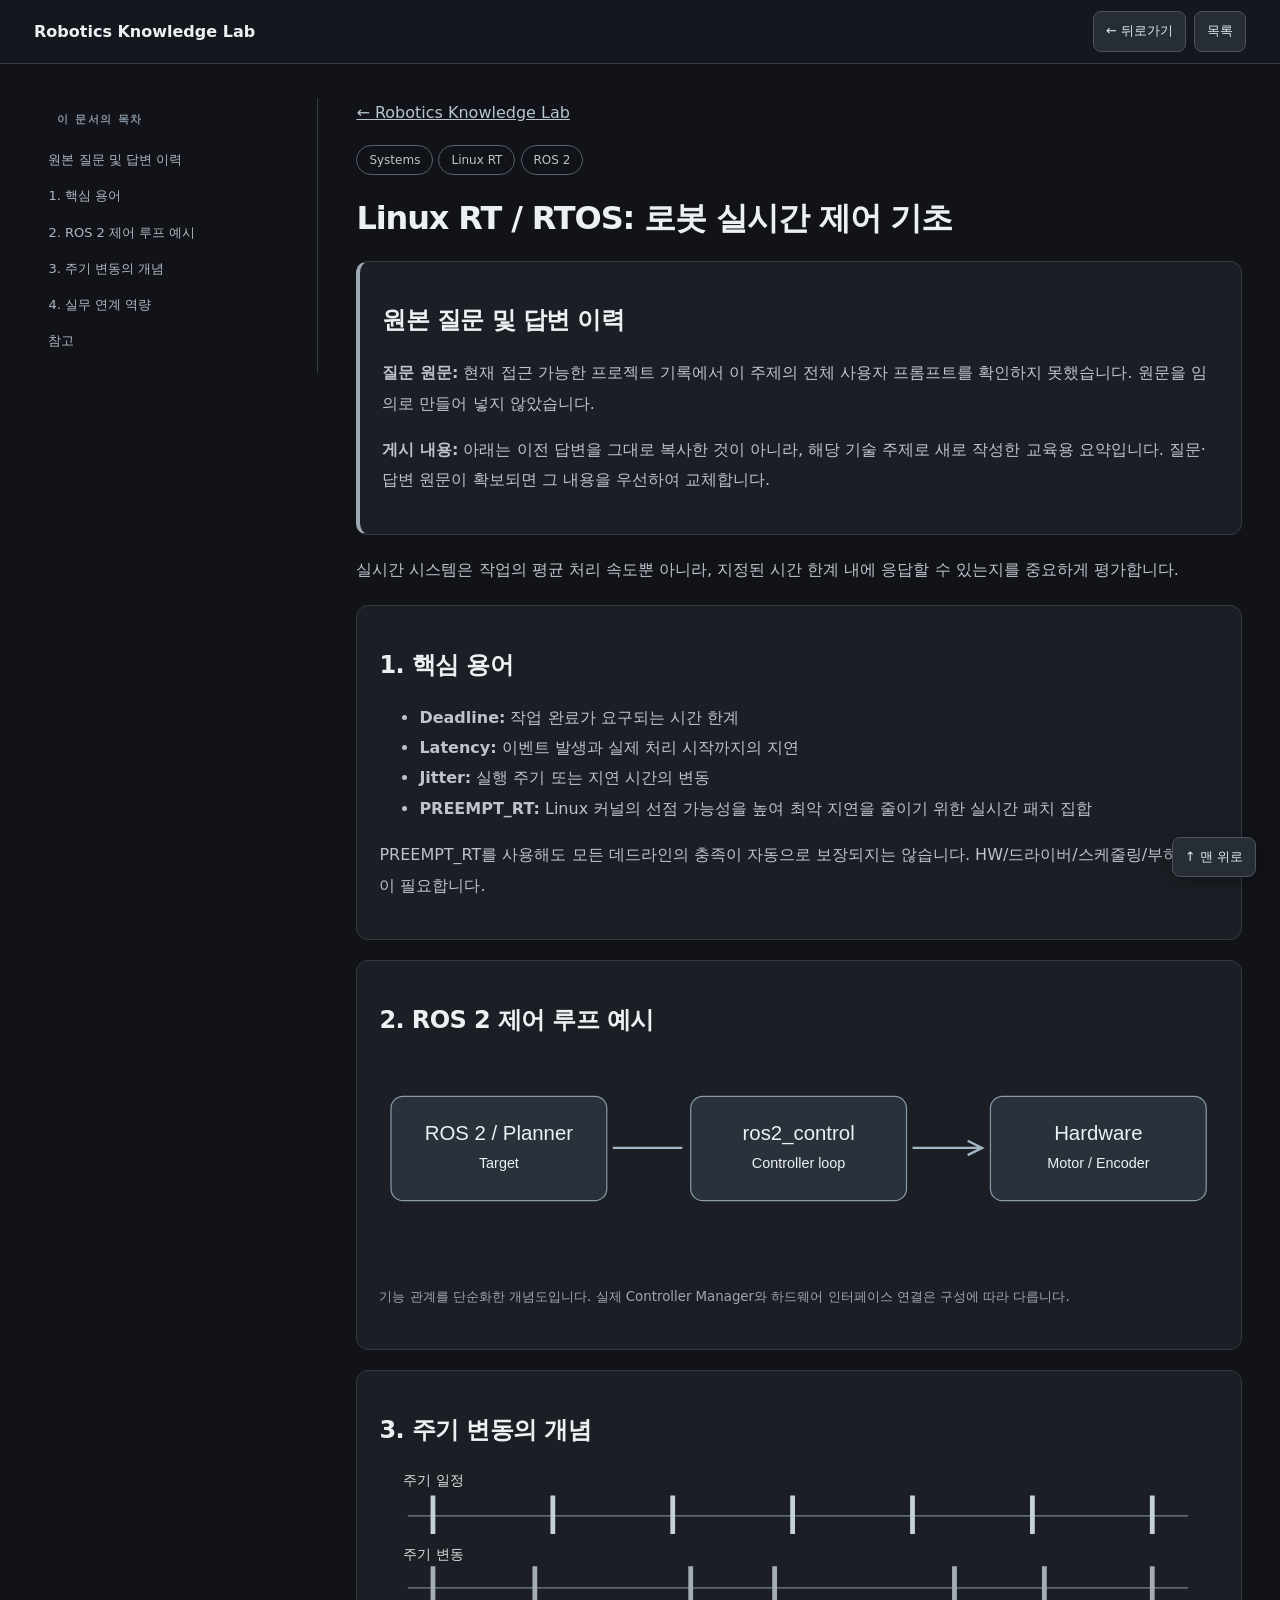
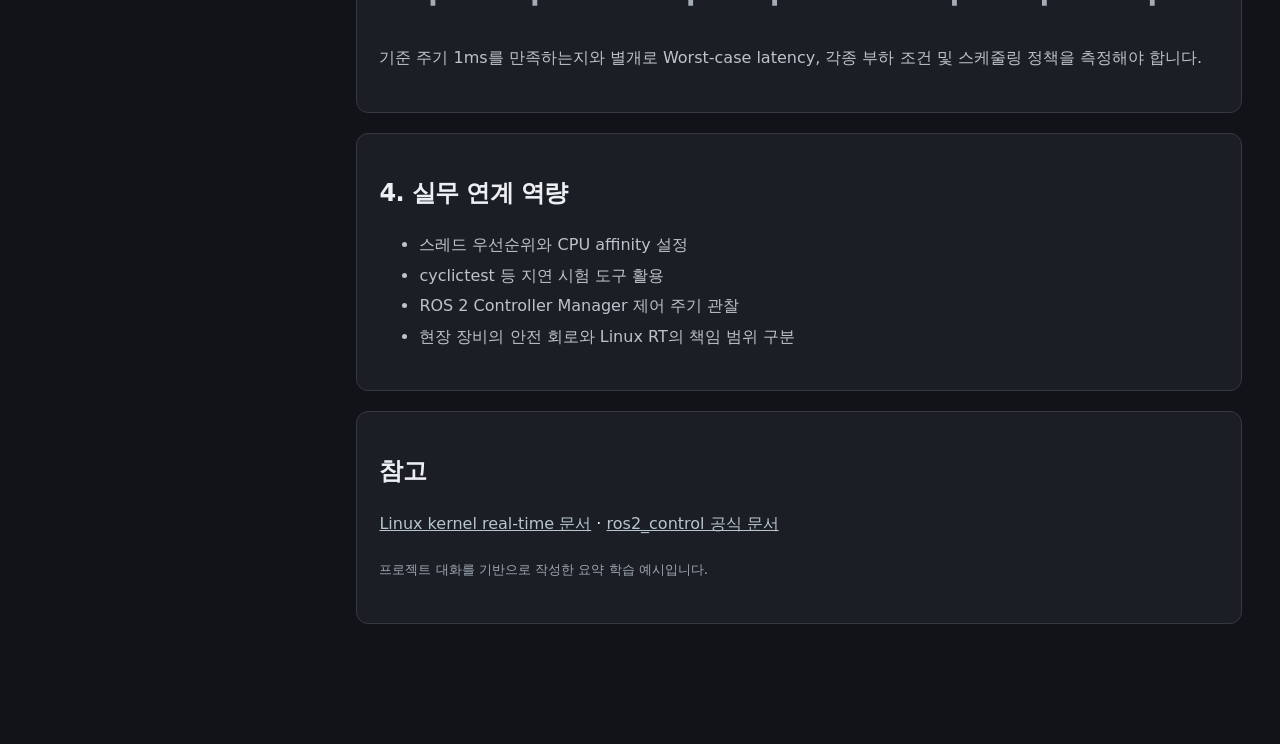
<file: articles/linux-rt-rtos.html>
<!doctype html><html lang="ko"><head><meta charset="utf-8"><meta name="viewport" content="width=device-width,initial-scale=1"><title>Linux RT / RTOS · Robotics Knowledge Lab</title><style>body{background:#111318;color:#ecedef;font:16px/1.8 system-ui,sans-serif;max-width:900px;margin:auto;padding:40px 24px}a{color:#b7c5ce}section{background:#1b1e24;border:1px solid #353940;border-radius:12px;padding:22px;margin:20px 0}p,li{color:#bdc3cb}h1,h2{line-height:1.4}small{color:#9da7b2}.chip{display:inline-block;border:1px solid #53606b;padding:3px 12px;border-radius:24px;color:#bac5cc;font-size:12px}svg{width:100%}input{accent-color:#bac5cc}</style><link rel="stylesheet" href="../assets/reader.css"></head><body><a href="../index.html">← Robotics Knowledge Lab</a><p><span class="chip">Systems</span> <span class="chip">Linux RT</span> <span class="chip">ROS 2</span></p><h1>Linux RT / RTOS: 로봇 실시간 제어 기초</h1><section style="border-left:4px solid #9daab3"><h2>원본 질문 및 답변 이력</h2><p><strong>질문 원문:</strong> 현재 접근 가능한 프로젝트 기록에서 이 주제의 전체 사용자 프롬프트를 확인하지 못했습니다. 원문을 임의로 만들어 넣지 않았습니다.</p><p><strong>게시 내용:</strong> 아래는 이전 답변을 그대로 복사한 것이 아니라, 해당 기술 주제로 새로 작성한 교육용 요약입니다. 질문·답변 원문이 확보되면 그 내용을 우선하여 교체합니다.</p></section><p>실시간 시스템은 작업의 평균 처리 속도뿐 아니라, 지정된 시간 한계 내에 응답할 수 있는지를 중요하게 평가합니다.</p><section><h2>1. 핵심 용어</h2><ul><li><b>Deadline:</b> 작업 완료가 요구되는 시간 한계</li><li><b>Latency:</b> 이벤트 발생과 실제 처리 시작까지의 지연</li><li><b>Jitter:</b> 실행 주기 또는 지연 시간의 변동</li><li><b>PREEMPT_RT:</b> Linux 커널의 선점 가능성을 높여 최악 지연을 줄이기 위한 실시간 패치 집합</li></ul><p>PREEMPT_RT를 사용해도 모든 데드라인의 충족이 자동으로 보장되지는 않습니다. HW/드라이버/스케줄링/부하 시험이 필요합니다.</p></section><section><h2>2. ROS 2 제어 루프 예시</h2><svg viewBox="0 0 700 165" role="img" aria-label="ROS 2 제어 데이터 흐름"><defs><marker id="ar" markerWidth="9" markerHeight="9" refX="7" refY="4" orient="auto"><path d="M1 1L7 4L1 7" stroke="#a7b6c3" fill="none"/></marker></defs><g fill="#29323b" stroke="#899ba9"><rect x="10" y="32" width="180" height="87" rx="10"/><rect x="260" y="32" width="180" height="87" rx="10"/><rect x="510" y="32" width="180" height="87" rx="10"/></g><g fill="#edf0f4" font-size="17" text-anchor="middle" font-family="sans-serif"><text x="100" y="68">ROS 2 / Planner</text><text x="100" y="92" font-size="12">Target</text><text x="350" y="68">ros2_control</text><text x="350" y="92" font-size="12">Controller loop</text><text x="600" y="68">Hardware</text><text x="600" y="92" font-size="12">Motor / Encoder</text></g><path d="M195 75H253M445 75H503" stroke="#a7b6c3" stroke-width="2" marker-end="url(#ar)"/></svg><p><small>기능 관계를 단순화한 개념도입니다. 실제 Controller Manager와 하드웨어 인터페이스 연결은 구성에 따라 다릅니다.</small></p></section><section><h2>3. 주기 변동의 개념</h2><svg viewBox="0 0 700 125" aria-label="일정한 루프와 불규칙한 루프 간격 비교"><g stroke="#77838e"><path d="M24 40H675M24 100H675"/></g><g stroke="#c5d0d9" stroke-width="4"><path d="M45 23V55M145 23V55M245 23V55M345 23V55M445 23V55M545 23V55M645 23V55"/></g><g stroke="#a4acb5" stroke-width="4"><path d="M45 82V115M130 82V115M260 82V115M330 82V115M480 82V115M555 82V115M645 82V115"/></g><g fill="#ddd" font-size="12"><text x="20" y="14">주기 일정</text><text x="20" y="76">주기 변동</text></g></svg><p>기준 주기 1ms를 만족하는지와 별개로 Worst-case latency, 각종 부하 조건 및 스케줄링 정책을 측정해야 합니다.</p></section><section><h2>4. 실무 연계 역량</h2><ul><li>스레드 우선순위와 CPU affinity 설정</li><li>cyclictest 등 지연 시험 도구 활용</li><li>ROS 2 Controller Manager 제어 주기 관찰</li><li>현장 장비의 안전 회로와 Linux RT의 책임 범위 구분</li></ul></section><section><h2>참고</h2><a href="https://docs.kernel.org/core-api/real-time/index.html">Linux kernel real-time 문서</a> · <a href="https://control.ros.org/">ros2_control 공식 문서</a><p><small>프로젝트 대화를 기반으로 작성한 요약 학습 예시입니다.</small></p></section><script defer src="../assets/reader.js"></script></body></html>
</file>
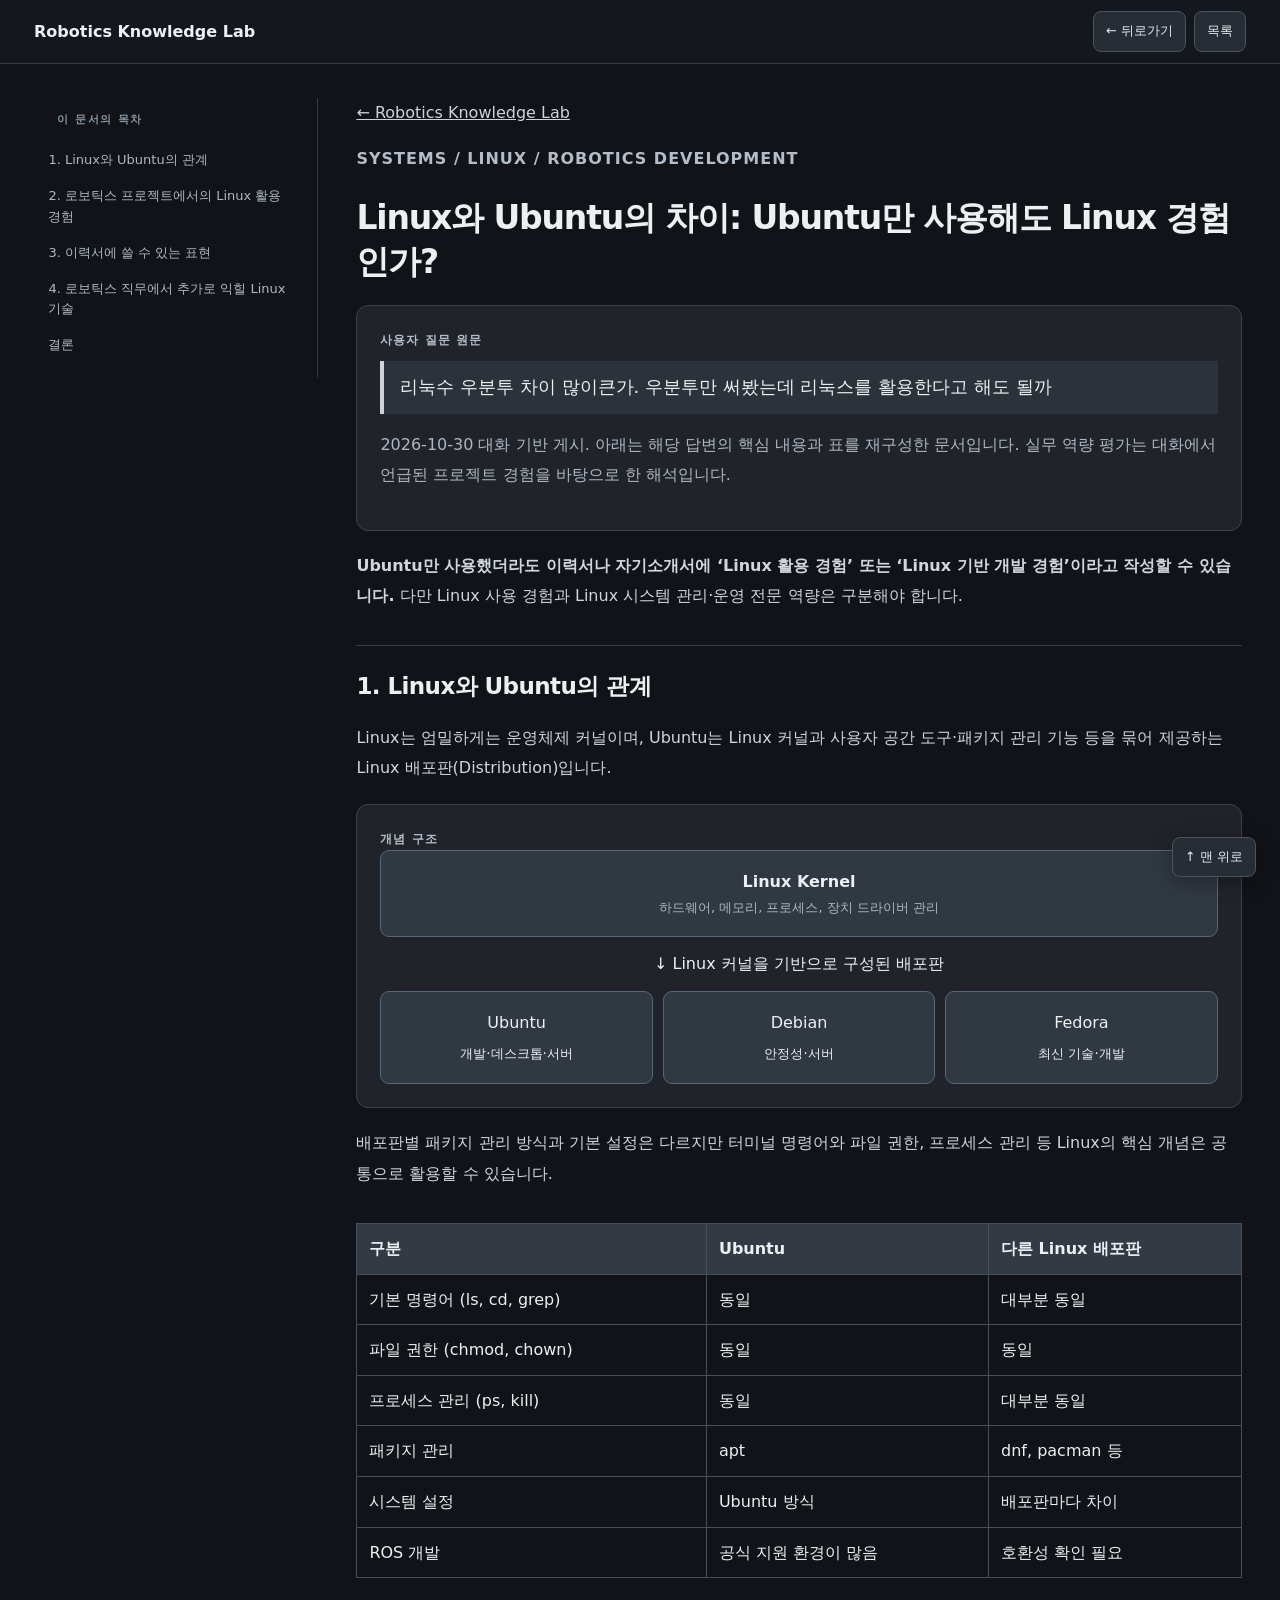
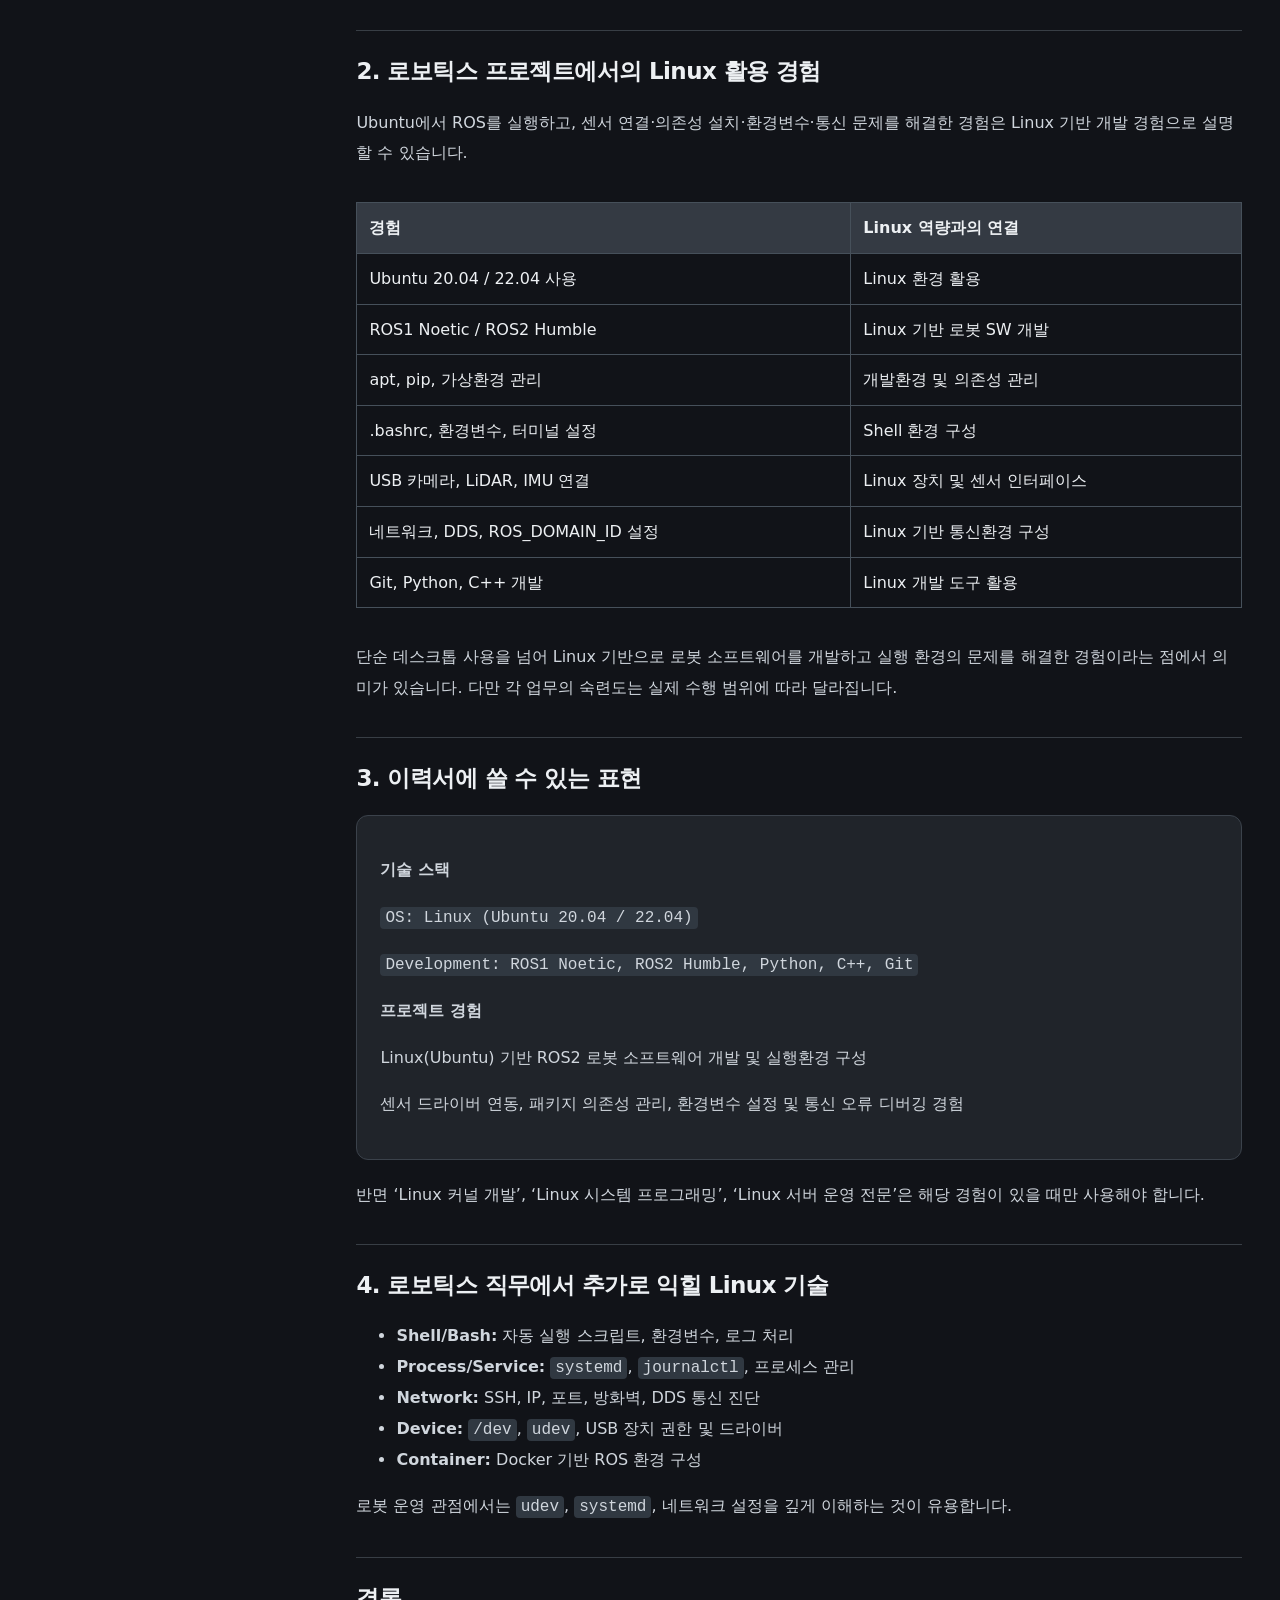
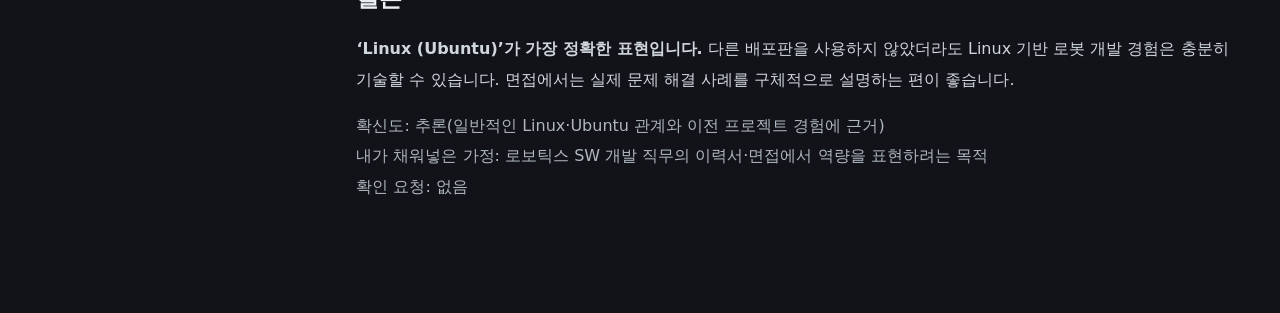
<file: articles/linux-vs-ubuntu-robotics.html>
<!doctype html><html lang="ko"><head><meta charset="utf-8"><meta name="viewport" content="width=device-width,initial-scale=1"><title>Linux와 Ubuntu 차이, 로보틱스 개발 역량 | Robotics Knowledge Lab</title><link rel="stylesheet" href="../assets/reader.css"><style>:root{color-scheme:dark}body{font:15px/1.85 system-ui,"Noto Sans KR",sans-serif;color:#ecedef;background:#111318;margin:auto;padding:28px 22px;max-width:1010px}a{color:#cbd4dc}h1{font-size:33px;line-height:1.35}h2{font-size:23px;border-top:1px solid #383e45;padding-top:24px;margin-top:34px}.intro,.visual{background:#20242a;border:1px solid #3b424b;padding:23px;border-radius:12px;margin:20px 0}.label{font-size:12px;letter-spacing:1px;color:#b4bdc7;font-weight:750}.question{border-left:4px solid #cbd4dc;padding:10px 16px;background:#2c323a;font-size:18px;margin:10px 0}p,li{color:#d0d6dd}.muted{color:#aeb6c0;font-size:13px}.tablewrap{overflow:auto}table{border-collapse:collapse;width:100%;margin:18px 0}td,th{border:1px solid #46505a;padding:10px 12px;text-align:left}th{background:#343a43}.diagram{display:grid;gap:12px;text-align:center}.node{background:#303841;border:1px solid #596675;padding:16px;border-radius:9px}.dist{display:grid;grid-template-columns:repeat(3,1fr);gap:10px}@media(max-width:520px){.dist{grid-template-columns:1fr}}code{background:#303841;padding:2px 5px;border-radius:4px}</style></head><body><a href="../index.html">← Robotics Knowledge Lab</a><header><p class="label">SYSTEMS / LINUX / ROBOTICS DEVELOPMENT</p><h1>Linux와 Ubuntu의 차이: Ubuntu만 사용해도 Linux 경험인가?</h1></header><div class="intro"><div class="label">사용자 질문 원문</div><blockquote class="question">리눅수 우분투 차이 많이큰가. 우분투만 써봤는데 리눅스를 활용한다고 해도 될까</blockquote><p class="muted">2026-10-30 대화 기반 게시. 아래는 해당 답변의 핵심 내용과 표를 재구성한 문서입니다. 실무 역량 평가는 대화에서 언급된 프로젝트 경험을 바탕으로 한 해석입니다.</p></div><p><strong>Ubuntu만 사용했더라도 이력서나 자기소개서에 ‘Linux 활용 경험’ 또는 ‘Linux 기반 개발 경험’이라고 작성할 수 있습니다.</strong> 다만 Linux 사용 경험과 Linux 시스템 관리·운영 전문 역량은 구분해야 합니다.</p><section><h2>1. Linux와 Ubuntu의 관계</h2><p>Linux는 엄밀하게는 운영체제 커널이며, Ubuntu는 Linux 커널과 사용자 공간 도구·패키지 관리 기능 등을 묶어 제공하는 Linux 배포판(Distribution)입니다.</p><div class="visual"><div class="label">개념 구조</div><div class="diagram"><div class="node"><strong>Linux Kernel</strong><div class="muted">하드웨어, 메모리, 프로세스, 장치 드라이버 관리</div></div><div>↓ Linux 커널을 기반으로 구성된 배포판</div><div class="dist"><div class="node">Ubuntu<br><small>개발·데스크톱·서버</small></div><div class="node">Debian<br><small>안정성·서버</small></div><div class="node">Fedora<br><small>최신 기술·개발</small></div></div></div></div><p>배포판별 패키지 관리 방식과 기본 설정은 다르지만 터미널 명령어와 파일 권한, 프로세스 관리 등 Linux의 핵심 개념은 공통으로 활용할 수 있습니다.</p><div class="tablewrap"><table><thead><tr><th>구분</th><th>Ubuntu</th><th>다른 Linux 배포판</th></tr></thead><tbody><tr><td>기본 명령어 (ls, cd, grep)</td><td>동일</td><td>대부분 동일</td></tr><tr><td>파일 권한 (chmod, chown)</td><td>동일</td><td>동일</td></tr><tr><td>프로세스 관리 (ps, kill)</td><td>동일</td><td>대부분 동일</td></tr><tr><td>패키지 관리</td><td>apt</td><td>dnf, pacman 등</td></tr><tr><td>시스템 설정</td><td>Ubuntu 방식</td><td>배포판마다 차이</td></tr><tr><td>ROS 개발</td><td>공식 지원 환경이 많음</td><td>호환성 확인 필요</td></tr></tbody></table></div></section><section><h2>2. 로보틱스 프로젝트에서의 Linux 활용 경험</h2><p>Ubuntu에서 ROS를 실행하고, 센서 연결·의존성 설치·환경변수·통신 문제를 해결한 경험은 Linux 기반 개발 경험으로 설명할 수 있습니다.</p><div class="tablewrap"><table><thead><tr><th>경험</th><th>Linux 역량과의 연결</th></tr></thead><tbody><tr><td>Ubuntu 20.04 / 22.04 사용</td><td>Linux 환경 활용</td></tr><tr><td>ROS1 Noetic / ROS2 Humble</td><td>Linux 기반 로봇 SW 개발</td></tr><tr><td>apt, pip, 가상환경 관리</td><td>개발환경 및 의존성 관리</td></tr><tr><td>.bashrc, 환경변수, 터미널 설정</td><td>Shell 환경 구성</td></tr><tr><td>USB 카메라, LiDAR, IMU 연결</td><td>Linux 장치 및 센서 인터페이스</td></tr><tr><td>네트워크, DDS, ROS_DOMAIN_ID 설정</td><td>Linux 기반 통신환경 구성</td></tr><tr><td>Git, Python, C++ 개발</td><td>Linux 개발 도구 활용</td></tr></tbody></table></div><p>단순 데스크톱 사용을 넘어 Linux 기반으로 로봇 소프트웨어를 개발하고 실행 환경의 문제를 해결한 경험이라는 점에서 의미가 있습니다. 다만 각 업무의 숙련도는 실제 수행 범위에 따라 달라집니다.</p></section><section><h2>3. 이력서에 쓸 수 있는 표현</h2><div class="visual"><p><strong>기술 스택</strong></p><p><code>OS: Linux (Ubuntu 20.04 / 22.04)</code></p><p><code>Development: ROS1 Noetic, ROS2 Humble, Python, C++, Git</code></p><p><strong>프로젝트 경험</strong></p><p>Linux(Ubuntu) 기반 ROS2 로봇 소프트웨어 개발 및 실행환경 구성</p><p>센서 드라이버 연동, 패키지 의존성 관리, 환경변수 설정 및 통신 오류 디버깅 경험</p></div><p>반면 ‘Linux 커널 개발’, ‘Linux 시스템 프로그래밍’, ‘Linux 서버 운영 전문’은 해당 경험이 있을 때만 사용해야 합니다.</p></section><section><h2>4. 로보틱스 직무에서 추가로 익힐 Linux 기술</h2><ul><li><strong>Shell/Bash:</strong> 자동 실행 스크립트, 환경변수, 로그 처리</li><li><strong>Process/Service:</strong> <code>systemd</code>, <code>journalctl</code>, 프로세스 관리</li><li><strong>Network:</strong> SSH, IP, 포트, 방화벽, DDS 통신 진단</li><li><strong>Device:</strong> <code>/dev</code>, <code>udev</code>, USB 장치 권한 및 드라이버</li><li><strong>Container:</strong> Docker 기반 ROS 환경 구성</li></ul><p>로봇 운영 관점에서는 <code>udev</code>, <code>systemd</code>, 네트워크 설정을 깊게 이해하는 것이 유용합니다.</p></section><section><h2>결론</h2><p><strong>‘Linux (Ubuntu)’가 가장 정확한 표현입니다.</strong> 다른 배포판을 사용하지 않았더라도 Linux 기반 로봇 개발 경험은 충분히 기술할 수 있습니다. 면접에서는 실제 문제 해결 사례를 구체적으로 설명하는 편이 좋습니다.</p><p class="muted">확신도: 추론(일반적인 Linux·Ubuntu 관계와 이전 프로젝트 경험에 근거)<br>내가 채워넣은 가정: 로보틱스 SW 개발 직무의 이력서·면접에서 역량을 표현하려는 목적<br>확인 요청: 없음</p></section><script defer src="../assets/reader.js"></script></body></html>
</file>
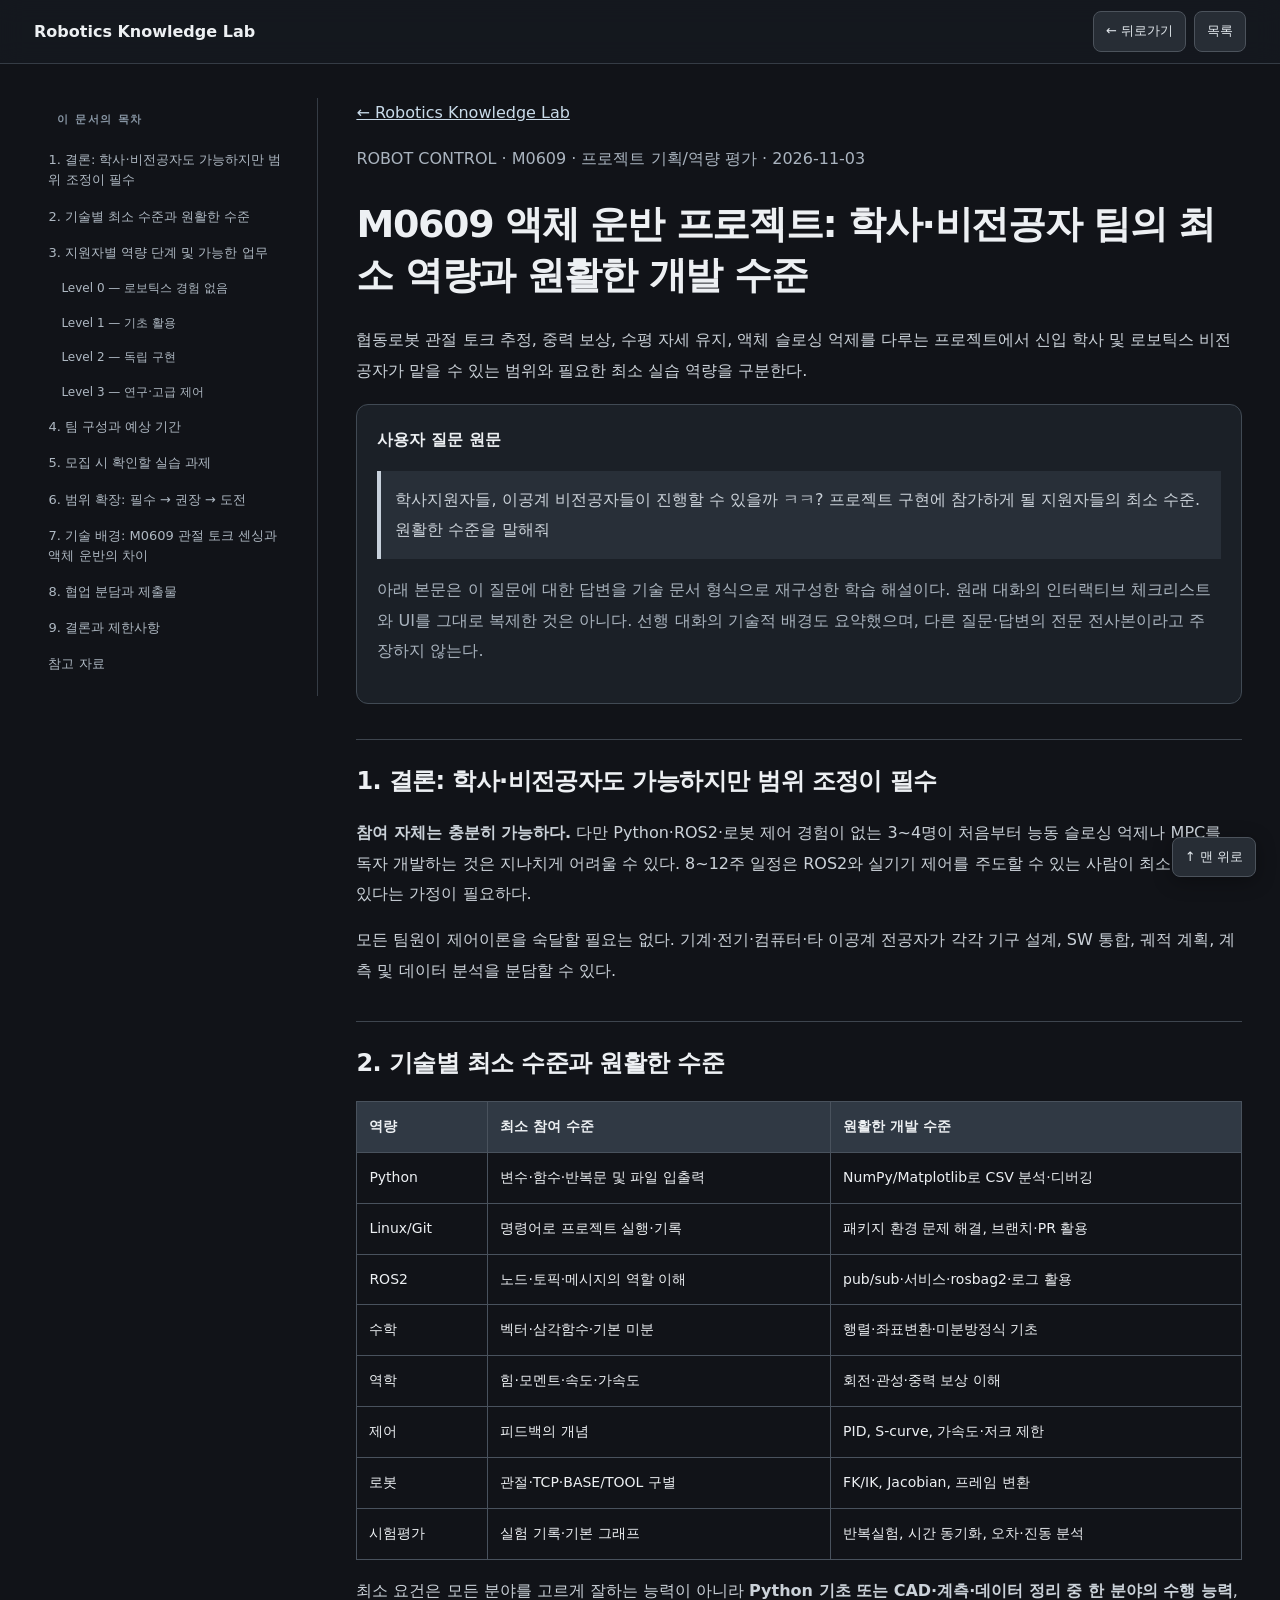
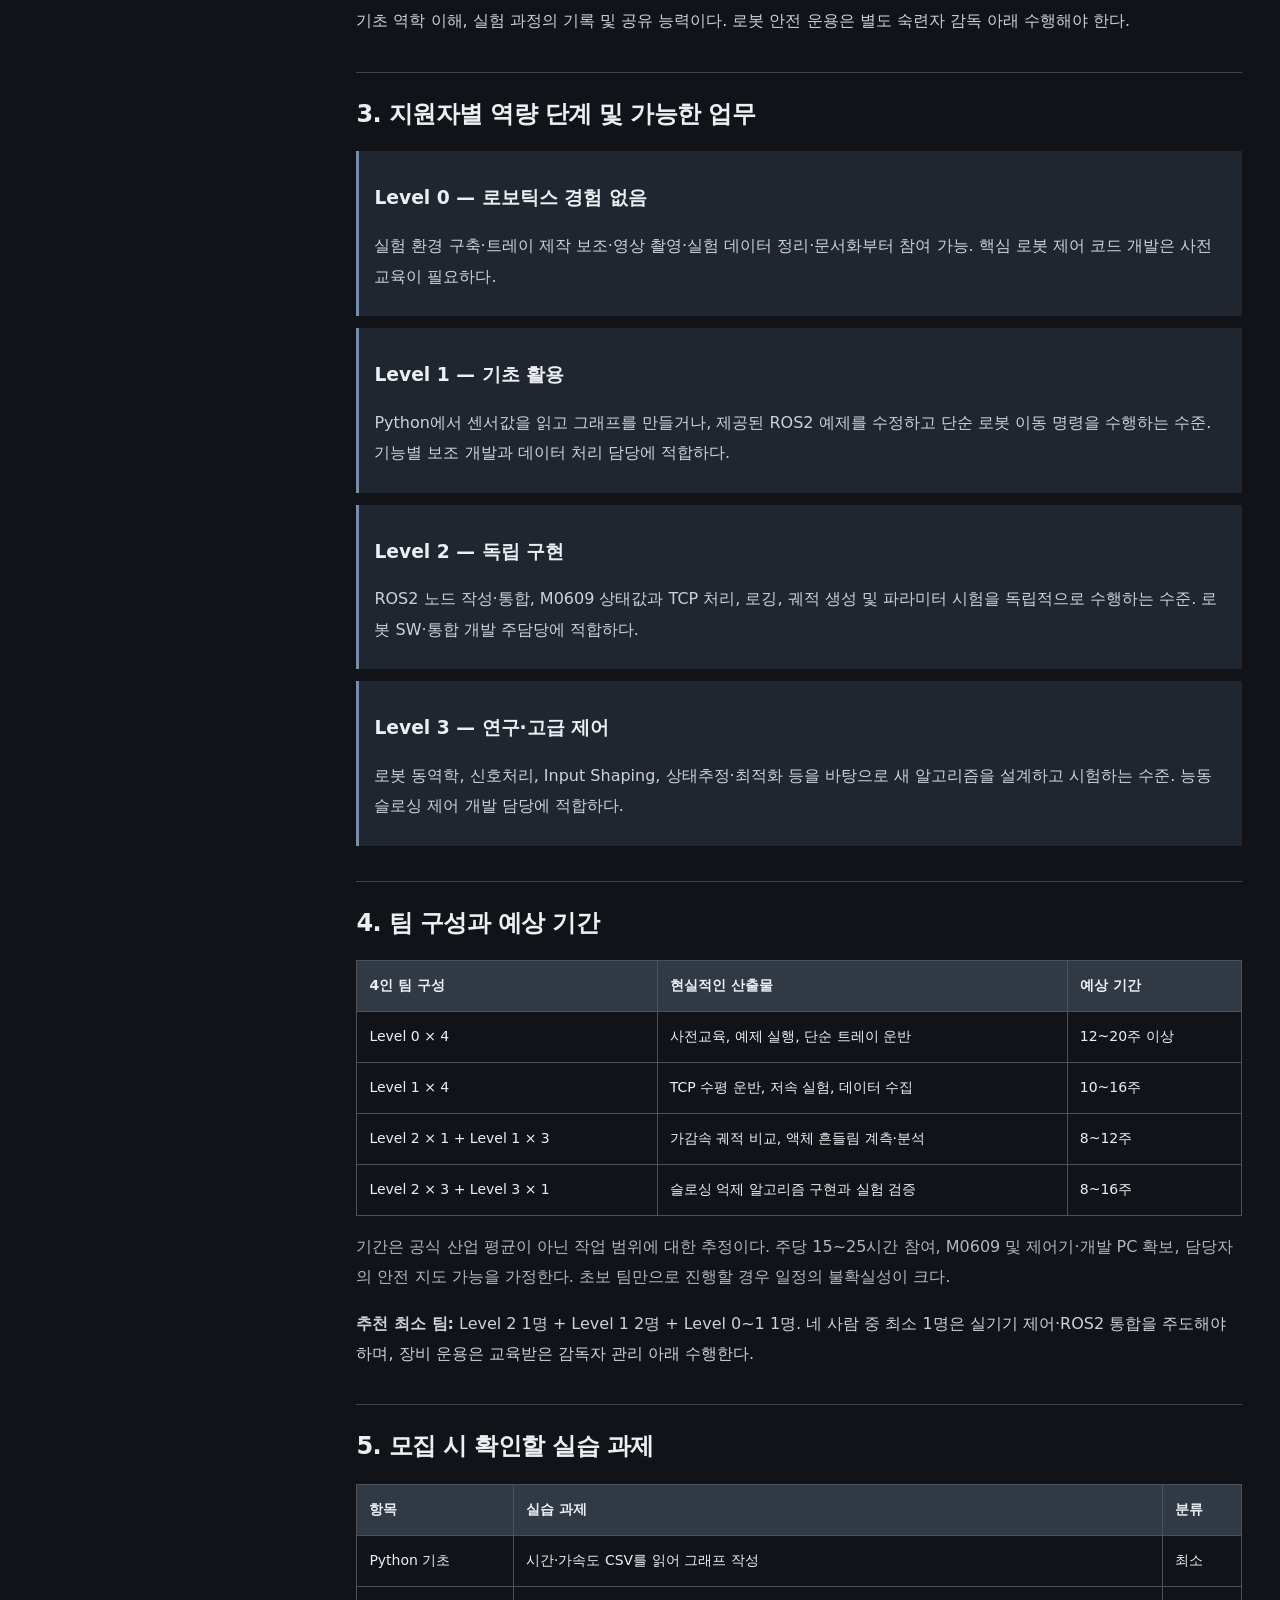
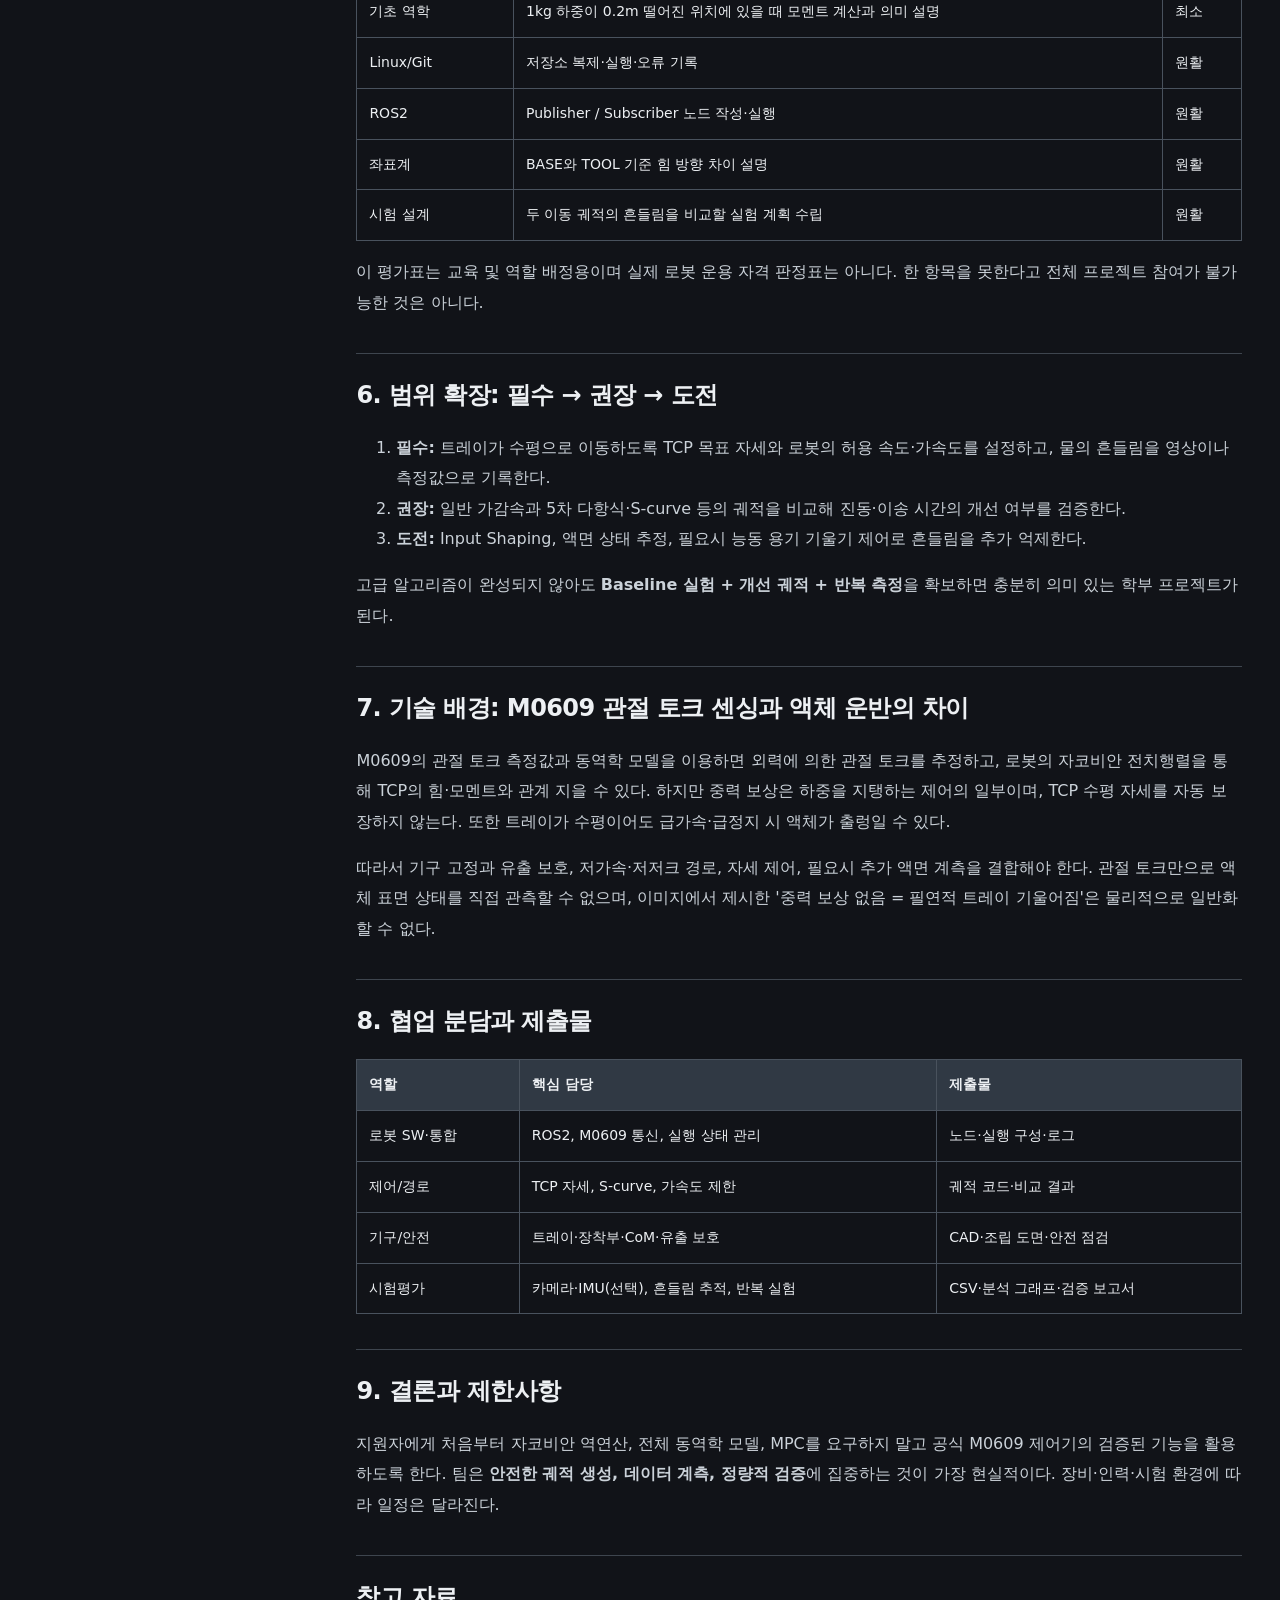
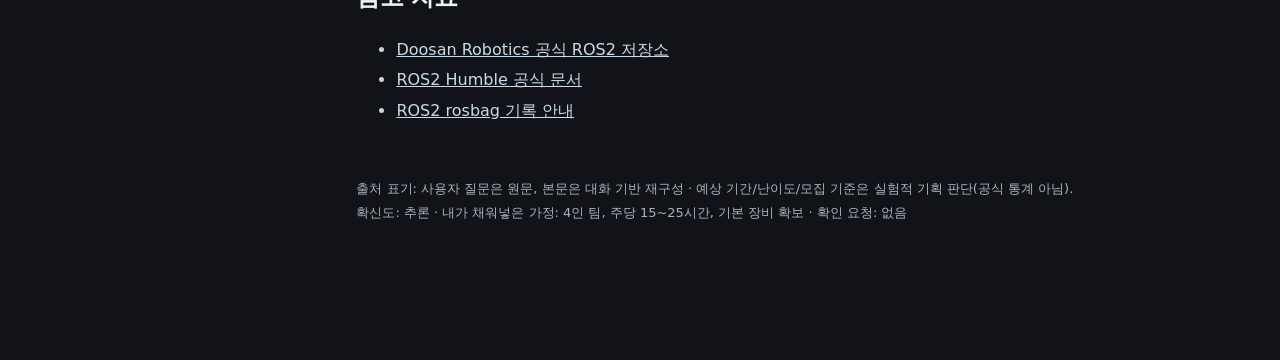
<file: articles/m0609-liquid-transport-team-skills.html>
<!doctype html>
<html lang="ko"><head><meta charset="utf-8"><meta name="viewport" content="width=device-width,initial-scale=1">
<title>M0609 액체 운반 프로젝트: 학사·비전공자 팀 역량과 모집 기준 | Robotics Knowledge Lab</title>
<meta name="description" content="두산 M0609 액체 운반·슬로싱 억제 프로젝트에 참여할 학사·비전공자 지원자의 최소 역량과 원활한 개발 수준, 역할 및 검증 과제">
<link rel="stylesheet" href="../assets/reader.css">
<style>:root{color-scheme:dark}*{box-sizing:border-box}body{font:16px/1.8 system-ui,-apple-system,"Noto Sans KR",sans-serif;color:#eceef0;background:#111318;max-width:1040px;margin:auto;padding:26px 22px}a{color:#c9dbea}p,li{color:#cbd2d9}h1{font-size:clamp(26px,4vw,38px);line-height:1.3}h2{margin-top:35px;padding-top:24px;border-top:1px solid #3e454e}h3{margin-top:25px}.meta{color:#aab4bf;font-size:13px}.panel{background:#1b2027;border:1px solid #414a54;border-radius:12px;padding:20px;margin:18px 0}.question{background:#282f38;border-left:4px solid #c8d1dc;padding:14px;white-space:pre-wrap}.tablewrap{overflow:auto;max-width:100%}table{border-collapse:collapse;width:100%;min-width:620px;font-size:14px}th,td{padding:12px;border:1px solid #49525d;text-align:left;vertical-align:top}th{background:#303944}code{font-family:ui-monospace,monospace;background:#303944;padding:2px 5px;border-radius:4px}.level{border-left:3px solid #738eaf;padding:8px 15px;margin:12px 0;background:#20262f}.note{font-size:13px;color:#aeb8c3}footer{color:#a9b3be;font-size:13px;padding:35px 0}</style>
</head><body>
<a href="../index.html">← Robotics Knowledge Lab</a>
<p class="meta">ROBOT CONTROL · M0609 · 프로젝트 기획/역량 평가 · 2026-11-03</p>
<h1>M0609 액체 운반 프로젝트: 학사·비전공자 팀의 최소 역량과 원활한 개발 수준</h1>
<p>협동로봇 관절 토크 추정, 중력 보상, 수평 자세 유지, 액체 슬로싱 억제를 다루는 프로젝트에서 신입 학사 및 로보틱스 비전공자가 맡을 수 있는 범위와 필요한 최소 실습 역량을 구분한다.</p>
<section class="panel"><strong>사용자 질문 원문</strong>
<p class="question">학사지원자들, 이공계 비전공자들이 진행할 수 있을까 ㅋㅋ? 프로젝트 구현에 참가하게 될 지원자들의 최소 수준. 원활한 수준을 말해줘</p>
<p class="meta">아래 본문은 이 질문에 대한 답변을 기술 문서 형식으로 재구성한 학습 해설이다. 원래 대화의 인터랙티브 체크리스트와 UI를 그대로 복제한 것은 아니다. 선행 대화의 기술적 배경도 요약했으며, 다른 질문·답변의 전문 전사본이라고 주장하지 않는다.</p></section>
<h2>1. 결론: 학사·비전공자도 가능하지만 범위 조정이 필수</h2>
<p><strong>참여 자체는 충분히 가능하다.</strong> 다만 Python·ROS2·로봇 제어 경험이 없는 3~4명이 처음부터 능동 슬로싱 억제나 MPC를 독자 개발하는 것은 지나치게 어려울 수 있다. 8~12주 일정은 ROS2와 실기기 제어를 주도할 수 있는 사람이 최소 1명 이상 있다는 가정이 필요하다.</p>
<p>모든 팀원이 제어이론을 숙달할 필요는 없다. 기계·전기·컴퓨터·타 이공계 전공자가 각각 기구 설계, SW 통합, 궤적 계획, 계측 및 데이터 분석을 분담할 수 있다.</p>
<h2>2. 기술별 최소 수준과 원활한 수준</h2>
<div class="tablewrap"><table><thead><tr><th>역량</th><th>최소 참여 수준</th><th>원활한 개발 수준</th></tr></thead><tbody><tr><td>Python</td><td>변수·함수·반복문 및 파일 입출력</td><td>NumPy/Matplotlib로 CSV 분석·디버깅</td></tr><tr><td>Linux/Git</td><td>명령어로 프로젝트 실행·기록</td><td>패키지 환경 문제 해결, 브랜치·PR 활용</td></tr><tr><td>ROS2</td><td>노드·토픽·메시지의 역할 이해</td><td>pub/sub·서비스·rosbag2·로그 활용</td></tr><tr><td>수학</td><td>벡터·삼각함수·기본 미분</td><td>행렬·좌표변환·미분방정식 기초</td></tr><tr><td>역학</td><td>힘·모멘트·속도·가속도</td><td>회전·관성·중력 보상 이해</td></tr><tr><td>제어</td><td>피드백의 개념</td><td>PID, S-curve, 가속도·저크 제한</td></tr><tr><td>로봇</td><td>관절·TCP·BASE/TOOL 구별</td><td>FK/IK, Jacobian, 프레임 변환</td></tr><tr><td>시험평가</td><td>실험 기록·기본 그래프</td><td>반복실험, 시간 동기화, 오차·진동 분석</td></tr></tbody></table></div>
<p>최소 요건은 모든 분야를 고르게 잘하는 능력이 아니라 <strong>Python 기초 또는 CAD·계측·데이터 정리 중 한 분야의 수행 능력</strong>, 기초 역학 이해, 실험 과정의 기록 및 공유 능력이다. 로봇 안전 운용은 별도 숙련자 감독 아래 수행해야 한다.</p>
<h2>3. 지원자별 역량 단계 및 가능한 업무</h2>
<div class="level"><h3>Level 0 — 로보틱스 경험 없음</h3><p>실험 환경 구축·트레이 제작 보조·영상 촬영·실험 데이터 정리·문서화부터 참여 가능. 핵심 로봇 제어 코드 개발은 사전 교육이 필요하다.</p></div>
<div class="level"><h3>Level 1 — 기초 활용</h3><p>Python에서 센서값을 읽고 그래프를 만들거나, 제공된 ROS2 예제를 수정하고 단순 로봇 이동 명령을 수행하는 수준. 기능별 보조 개발과 데이터 처리 담당에 적합하다.</p></div>
<div class="level"><h3>Level 2 — 독립 구현</h3><p>ROS2 노드 작성·통합, M0609 상태값과 TCP 처리, 로깅, 궤적 생성 및 파라미터 시험을 독립적으로 수행하는 수준. 로봇 SW·통합 개발 주담당에 적합하다.</p></div>
<div class="level"><h3>Level 3 — 연구·고급 제어</h3><p>로봇 동역학, 신호처리, Input Shaping, 상태추정·최적화 등을 바탕으로 새 알고리즘을 설계하고 시험하는 수준. 능동 슬로싱 제어 개발 담당에 적합하다.</p></div>
<h2>4. 팀 구성과 예상 기간</h2>
<div class="tablewrap"><table><thead><tr><th>4인 팀 구성</th><th>현실적인 산출물</th><th>예상 기간</th></tr></thead><tbody>
<tr><td>Level 0 × 4</td><td>사전교육, 예제 실행, 단순 트레이 운반</td><td>12~20주 이상</td></tr><tr><td>Level 1 × 4</td><td>TCP 수평 운반, 저속 실험, 데이터 수집</td><td>10~16주</td></tr><tr><td>Level 2 × 1 + Level 1 × 3</td><td>가감속 궤적 비교, 액체 흔들림 계측·분석</td><td>8~12주</td></tr><tr><td>Level 2 × 3 + Level 3 × 1</td><td>슬로싱 억제 알고리즘 구현과 실험 검증</td><td>8~16주</td></tr></tbody></table></div>
<p class="note">기간은 공식 산업 평균이 아닌 작업 범위에 대한 추정이다. 주당 15~25시간 참여, M0609 및 제어기·개발 PC 확보, 담당자의 안전 지도 가능을 가정한다. 초보 팀만으로 진행할 경우 일정의 불확실성이 크다.</p>
<p><strong>추천 최소 팀:</strong> Level 2 1명 + Level 1 2명 + Level 0~1 1명. 네 사람 중 최소 1명은 실기기 제어·ROS2 통합을 주도해야 하며, 장비 운용은 교육받은 감독자 관리 아래 수행한다.</p>
<h2>5. 모집 시 확인할 실습 과제</h2>
<div class="tablewrap"><table><thead><tr><th>항목</th><th>실습 과제</th><th>분류</th></tr></thead><tbody>
<tr><td>Python 기초</td><td>시간·가속도 CSV를 읽어 그래프 작성</td><td>최소</td></tr><tr><td>기초 역학</td><td>1kg 하중이 0.2m 떨어진 위치에 있을 때 모멘트 계산과 의미 설명</td><td>최소</td></tr><tr><td>Linux/Git</td><td>저장소 복제·실행·오류 기록</td><td>원활</td></tr><tr><td>ROS2</td><td>Publisher / Subscriber 노드 작성·실행</td><td>원활</td></tr><tr><td>좌표계</td><td>BASE와 TOOL 기준 힘 방향 차이 설명</td><td>원활</td></tr><tr><td>시험 설계</td><td>두 이동 궤적의 흔들림을 비교할 실험 계획 수립</td><td>원활</td></tr></tbody></table></div>
<p>이 평가표는 교육 및 역할 배정용이며 실제 로봇 운용 자격 판정표는 아니다. 한 항목을 못한다고 전체 프로젝트 참여가 불가능한 것은 아니다.</p>
<h2>6. 범위 확장: 필수 → 권장 → 도전</h2>
<ol><li><strong>필수:</strong> 트레이가 수평으로 이동하도록 TCP 목표 자세와 로봇의 허용 속도·가속도를 설정하고, 물의 흔들림을 영상이나 측정값으로 기록한다.</li>
<li><strong>권장:</strong> 일반 가감속과 5차 다항식·S-curve 등의 궤적을 비교해 진동·이송 시간의 개선 여부를 검증한다.</li>
<li><strong>도전:</strong> Input Shaping, 액면 상태 추정, 필요시 능동 용기 기울기 제어로 흔들림을 추가 억제한다.</li></ol>
<p>고급 알고리즘이 완성되지 않아도 <strong>Baseline 실험 + 개선 궤적 + 반복 측정</strong>을 확보하면 충분히 의미 있는 학부 프로젝트가 된다.</p>
<h2>7. 기술 배경: M0609 관절 토크 센싱과 액체 운반의 차이</h2>
<p>M0609의 관절 토크 측정값과 동역학 모델을 이용하면 외력에 의한 관절 토크를 추정하고, 로봇의 자코비안 전치행렬을 통해 TCP의 힘·모멘트와 관계 지을 수 있다. 하지만 중력 보상은 하중을 지탱하는 제어의 일부이며, TCP 수평 자세를 자동 보장하지 않는다. 또한 트레이가 수평이어도 급가속·급정지 시 액체가 출렁일 수 있다.</p>
<p>따라서 기구 고정과 유출 보호, 저가속·저저크 경로, 자세 제어, 필요시 추가 액면 계측을 결합해야 한다. 관절 토크만으로 액체 표면 상태를 직접 관측할 수 없으며, 이미지에서 제시한 '중력 보상 없음 = 필연적 트레이 기울어짐'은 물리적으로 일반화할 수 없다.</p>
<h2>8. 협업 분담과 제출물</h2>
<div class="tablewrap"><table><thead><tr><th>역할</th><th>핵심 담당</th><th>제출물</th></tr></thead><tbody>
<tr><td>로봇 SW·통합</td><td>ROS2, M0609 통신, 실행 상태 관리</td><td>노드·실행 구성·로그</td></tr><tr><td>제어/경로</td><td>TCP 자세, S-curve, 가속도 제한</td><td>궤적 코드·비교 결과</td></tr><tr><td>기구/안전</td><td>트레이·장착부·CoM·유출 보호</td><td>CAD·조립 도면·안전 점검</td></tr><tr><td>시험평가</td><td>카메라·IMU(선택), 흔들림 추적, 반복 실험</td><td>CSV·분석 그래프·검증 보고서</td></tr></tbody></table></div>
<h2>9. 결론과 제한사항</h2>
<p>지원자에게 처음부터 자코비안 역연산, 전체 동역학 모델, MPC를 요구하지 말고 공식 M0609 제어기의 검증된 기능을 활용하도록 한다. 팀은 <strong>안전한 궤적 생성, 데이터 계측, 정량적 검증</strong>에 집중하는 것이 가장 현실적이다. 장비·인력·시험 환경에 따라 일정은 달라진다.</p>
<h2>참고 자료</h2>
<ul><li><a href="https://github.com/DoosanRobotics/doosan-robot2">Doosan Robotics 공식 ROS2 저장소</a></li>
<li><a href="https://docs.ros.org/en/humble/">ROS2 Humble 공식 문서</a></li>
<li><a href="https://docs.ros.org/en/humble/Tutorials/Intermediate/Recording-A-Bag-From-Your-Own-Node-CPP.html">ROS2 rosbag 기록 안내</a></li></ul>
<footer>출처 표기: 사용자 질문은 원문, 본문은 대화 기반 재구성 · 예상 기간/난이도/모집 기준은 실험적 기획 판단(공식 통계 아님).<br>확신도: 추론 · 내가 채워넣은 가정: 4인 팀, 주당 15~25시간, 기본 장비 확보 · 확인 요청: 없음</footer>
<script defer src="../assets/reader.js"></script></body></html>
</file>
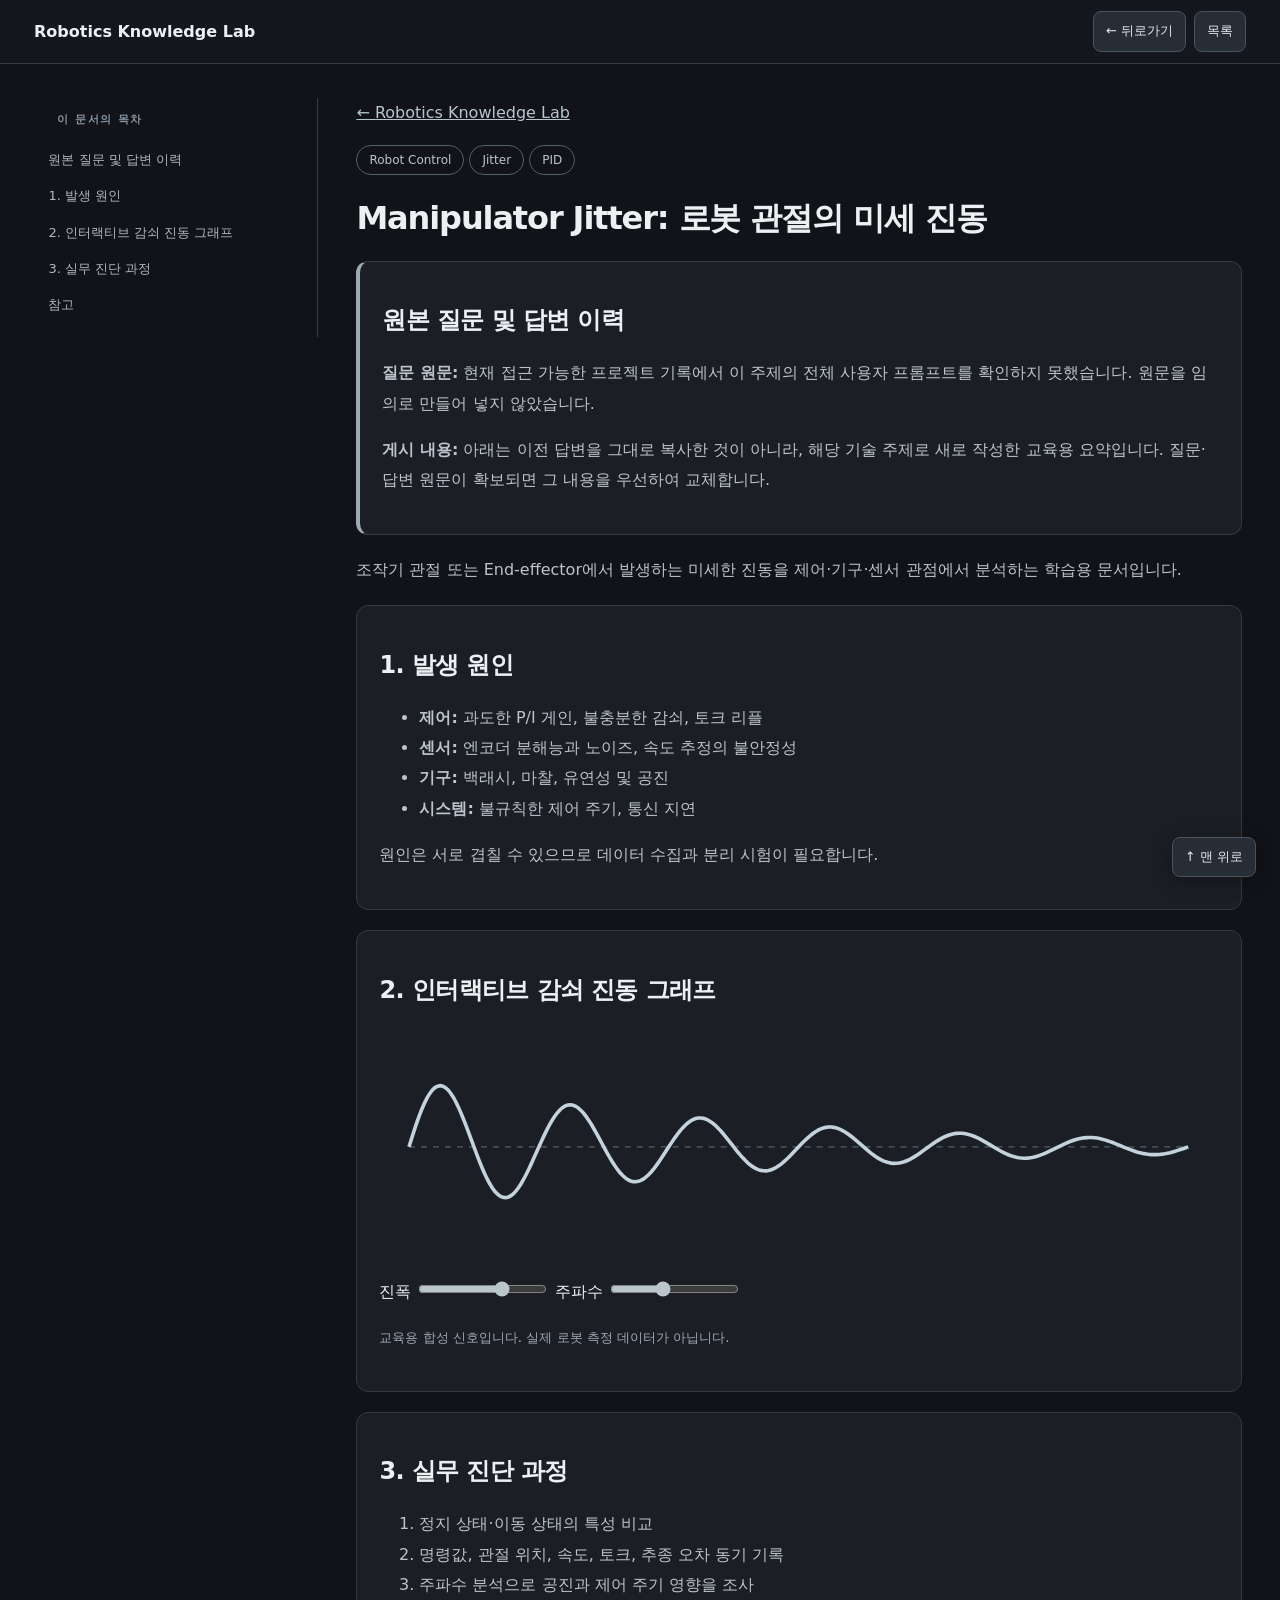
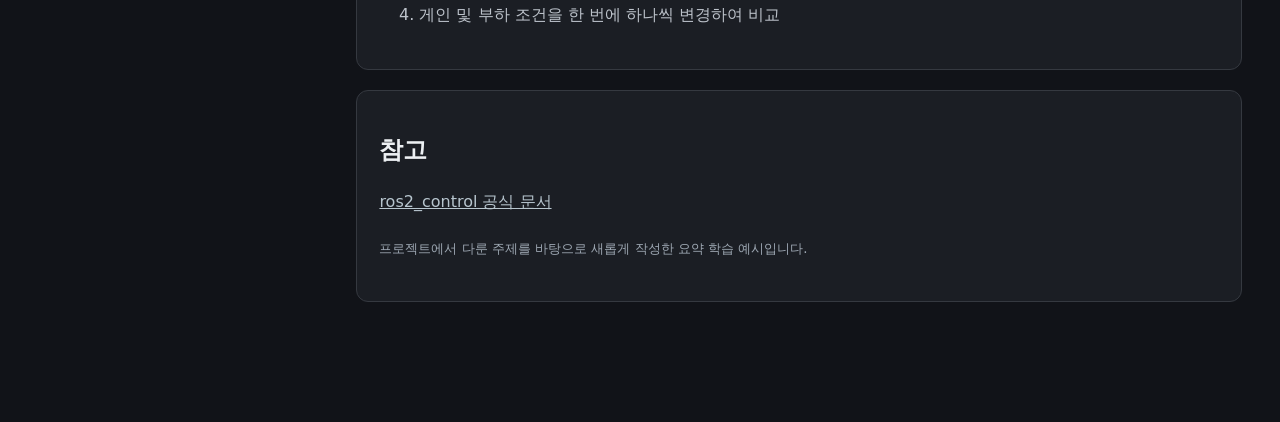
<file: articles/manipulator-jitter.html>
<!doctype html><html lang="ko"><head><meta charset="utf-8"><meta name="viewport" content="width=device-width,initial-scale=1"><title>Manipulator Jitter · Robotics Knowledge Lab</title><style>body{background:#111318;color:#ecedef;font:16px/1.8 system-ui,sans-serif;max-width:900px;margin:auto;padding:40px 24px}a{color:#b7c5ce}section{background:#1b1e24;border:1px solid #353940;border-radius:12px;padding:22px;margin:20px 0}p,li{color:#bdc3cb}h1,h2{line-height:1.4}small{color:#9da7b2}.chip{display:inline-block;border:1px solid #53606b;padding:3px 12px;border-radius:24px;color:#bac5cc;font-size:12px}svg{width:100%}input{accent-color:#bac5cc}</style><link rel="stylesheet" href="../assets/reader.css"></head><body><a href="../index.html">← Robotics Knowledge Lab</a><p><span class="chip">Robot Control</span> <span class="chip">Jitter</span> <span class="chip">PID</span></p><h1>Manipulator Jitter: 로봇 관절의 미세 진동</h1><section style="border-left:4px solid #9daab3"><h2>원본 질문 및 답변 이력</h2><p><strong>질문 원문:</strong> 현재 접근 가능한 프로젝트 기록에서 이 주제의 전체 사용자 프롬프트를 확인하지 못했습니다. 원문을 임의로 만들어 넣지 않았습니다.</p><p><strong>게시 내용:</strong> 아래는 이전 답변을 그대로 복사한 것이 아니라, 해당 기술 주제로 새로 작성한 교육용 요약입니다. 질문·답변 원문이 확보되면 그 내용을 우선하여 교체합니다.</p></section><p>조작기 관절 또는 End-effector에서 발생하는 미세한 진동을 제어·기구·센서 관점에서 분석하는 학습용 문서입니다.</p><section><h2>1. 발생 원인</h2><ul><li><b>제어:</b> 과도한 P/I 게인, 불충분한 감쇠, 토크 리플</li><li><b>센서:</b> 엔코더 분해능과 노이즈, 속도 추정의 불안정성</li><li><b>기구:</b> 백래시, 마찰, 유연성 및 공진</li><li><b>시스템:</b> 불규칙한 제어 주기, 통신 지연</li></ul><p>원인은 서로 겹칠 수 있으므로 데이터 수집과 분리 시험이 필요합니다.</p></section><section><h2>2. 인터랙티브 감쇠 진동 그래프</h2><svg viewBox="0 0 700 200" aria-label="교육용 감쇠 진동 그래프"><path d="M25 100H675" stroke="#53606b" stroke-dasharray="5 5"/><path id="wave" stroke="#c3d2dd" stroke-width="3" fill="none"/></svg><label>진폭 <input id="amp" type="range" min=".1" max="1" value=".7" step=".05"></label> <label>주파수 <input id="freq" type="range" min="2" max="12" value="6"></label><p><small>교육용 합성 신호입니다. 실제 로봇 측정 데이터가 아닙니다.</small></p></section><section><h2>3. 실무 진단 과정</h2><ol><li>정지 상태·이동 상태의 특성 비교</li><li>명령값, 관절 위치, 속도, 토크, 추종 오차 동기 기록</li><li>주파수 분석으로 공진과 제어 주기 영향을 조사</li><li>게인 및 부하 조건을 한 번에 하나씩 변경하여 비교</li></ol></section><section><h2>참고</h2><a href="https://control.ros.org/">ros2_control 공식 문서</a><p><small>프로젝트에서 다룬 주제를 바탕으로 새롭게 작성한 요약 학습 예시입니다.</small></p></section><script>function plot(){let a=+document.querySelector('#amp').value,f=+document.querySelector('#freq').value;let v=Array.from({length:300},(_,i)=>{let t=i/299*5;return (25+i/299*650)+','+(100-80*a*Math.exp(-.45*t)*Math.sin(f*t*2*Math.PI/5))});document.querySelector('#wave').setAttribute('d','M'+v.join('L'))}document.querySelectorAll('input').forEach(e=>e.addEventListener('input',plot));plot()</script><script defer src="../assets/reader.js"></script></body></html>
</file>
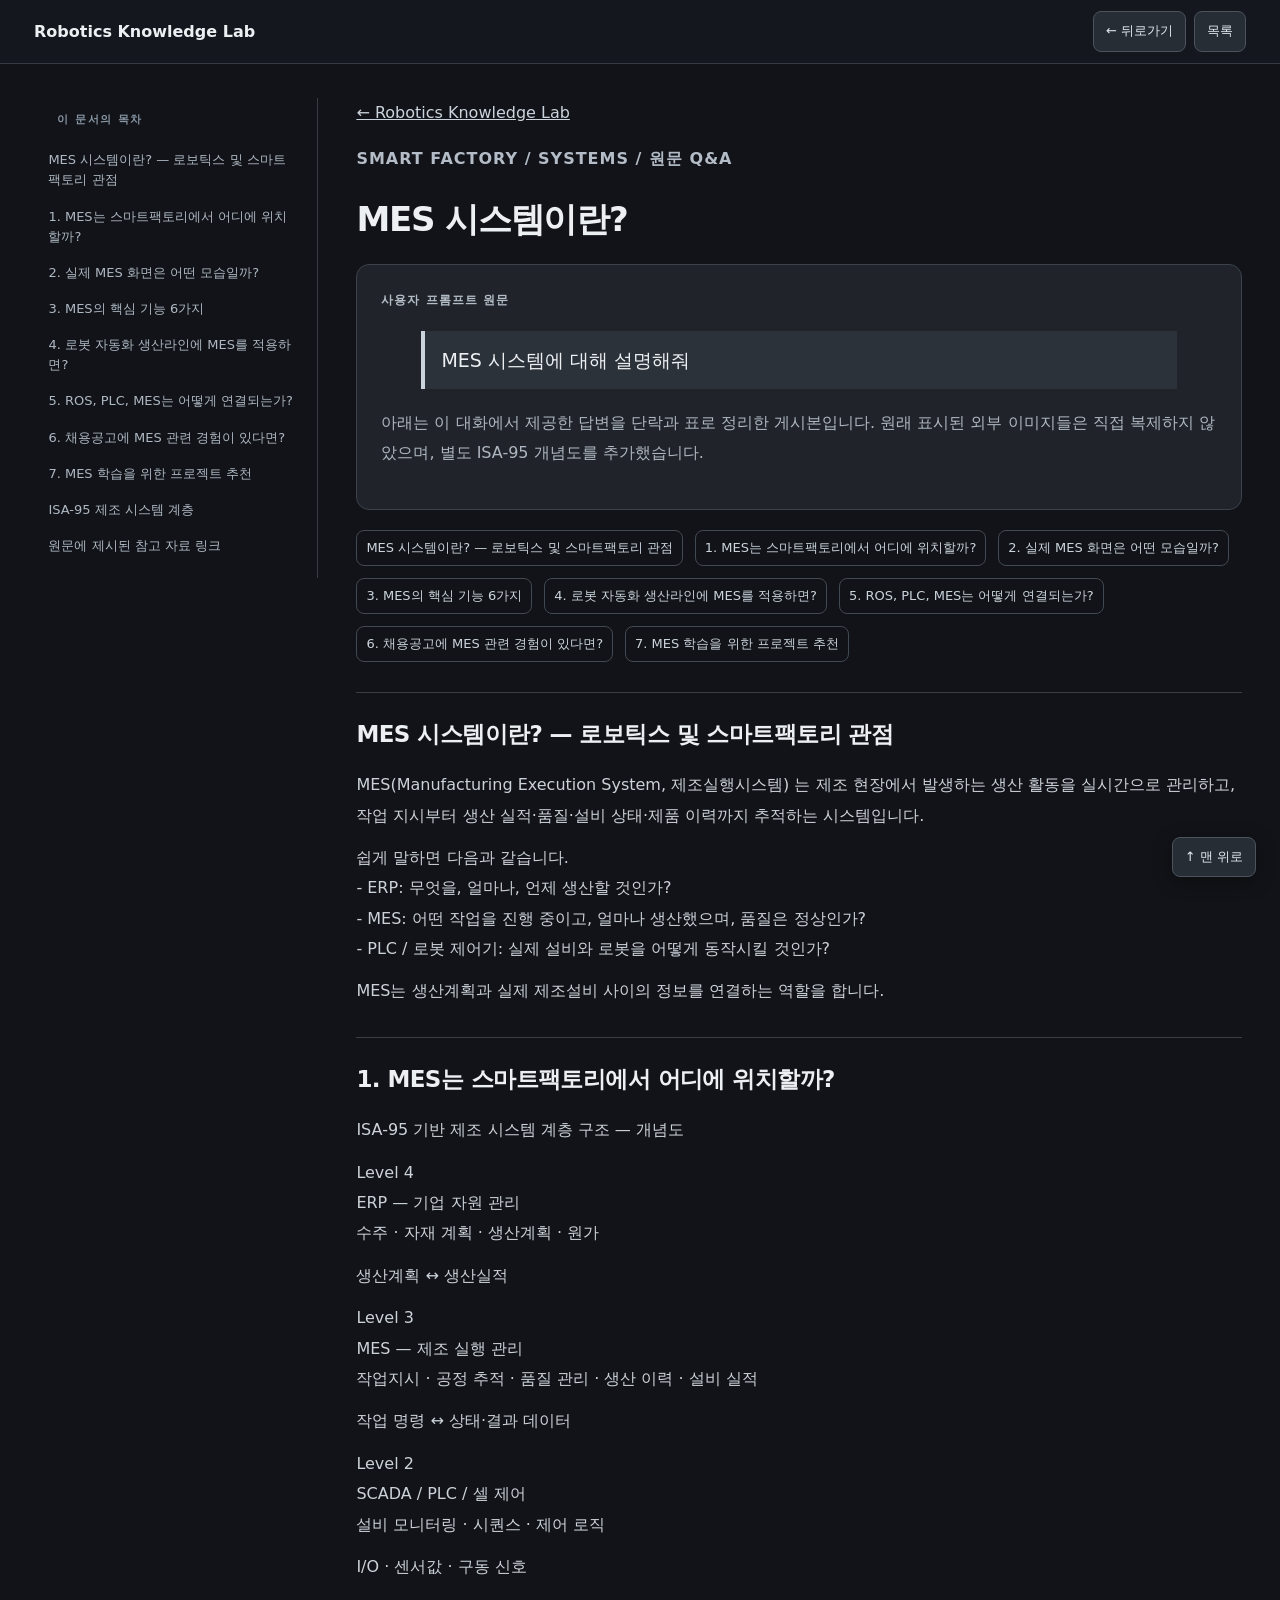
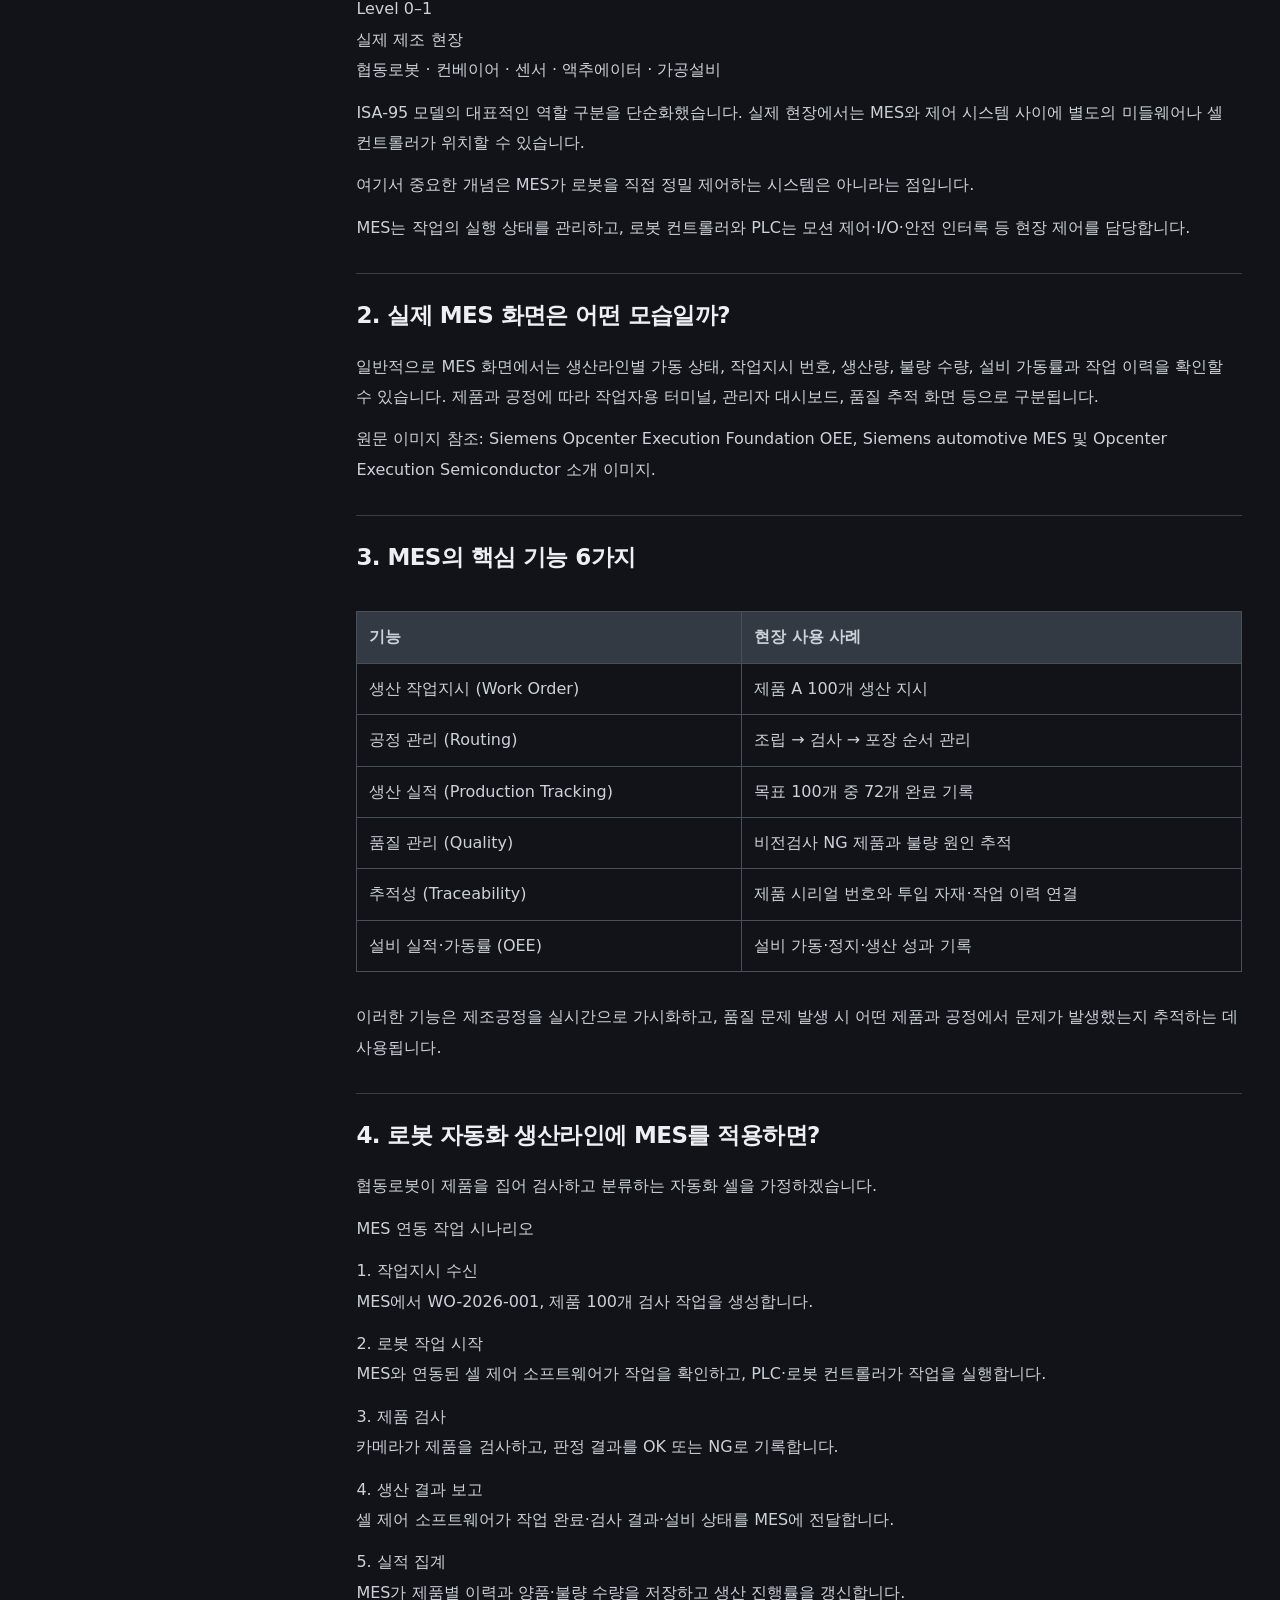
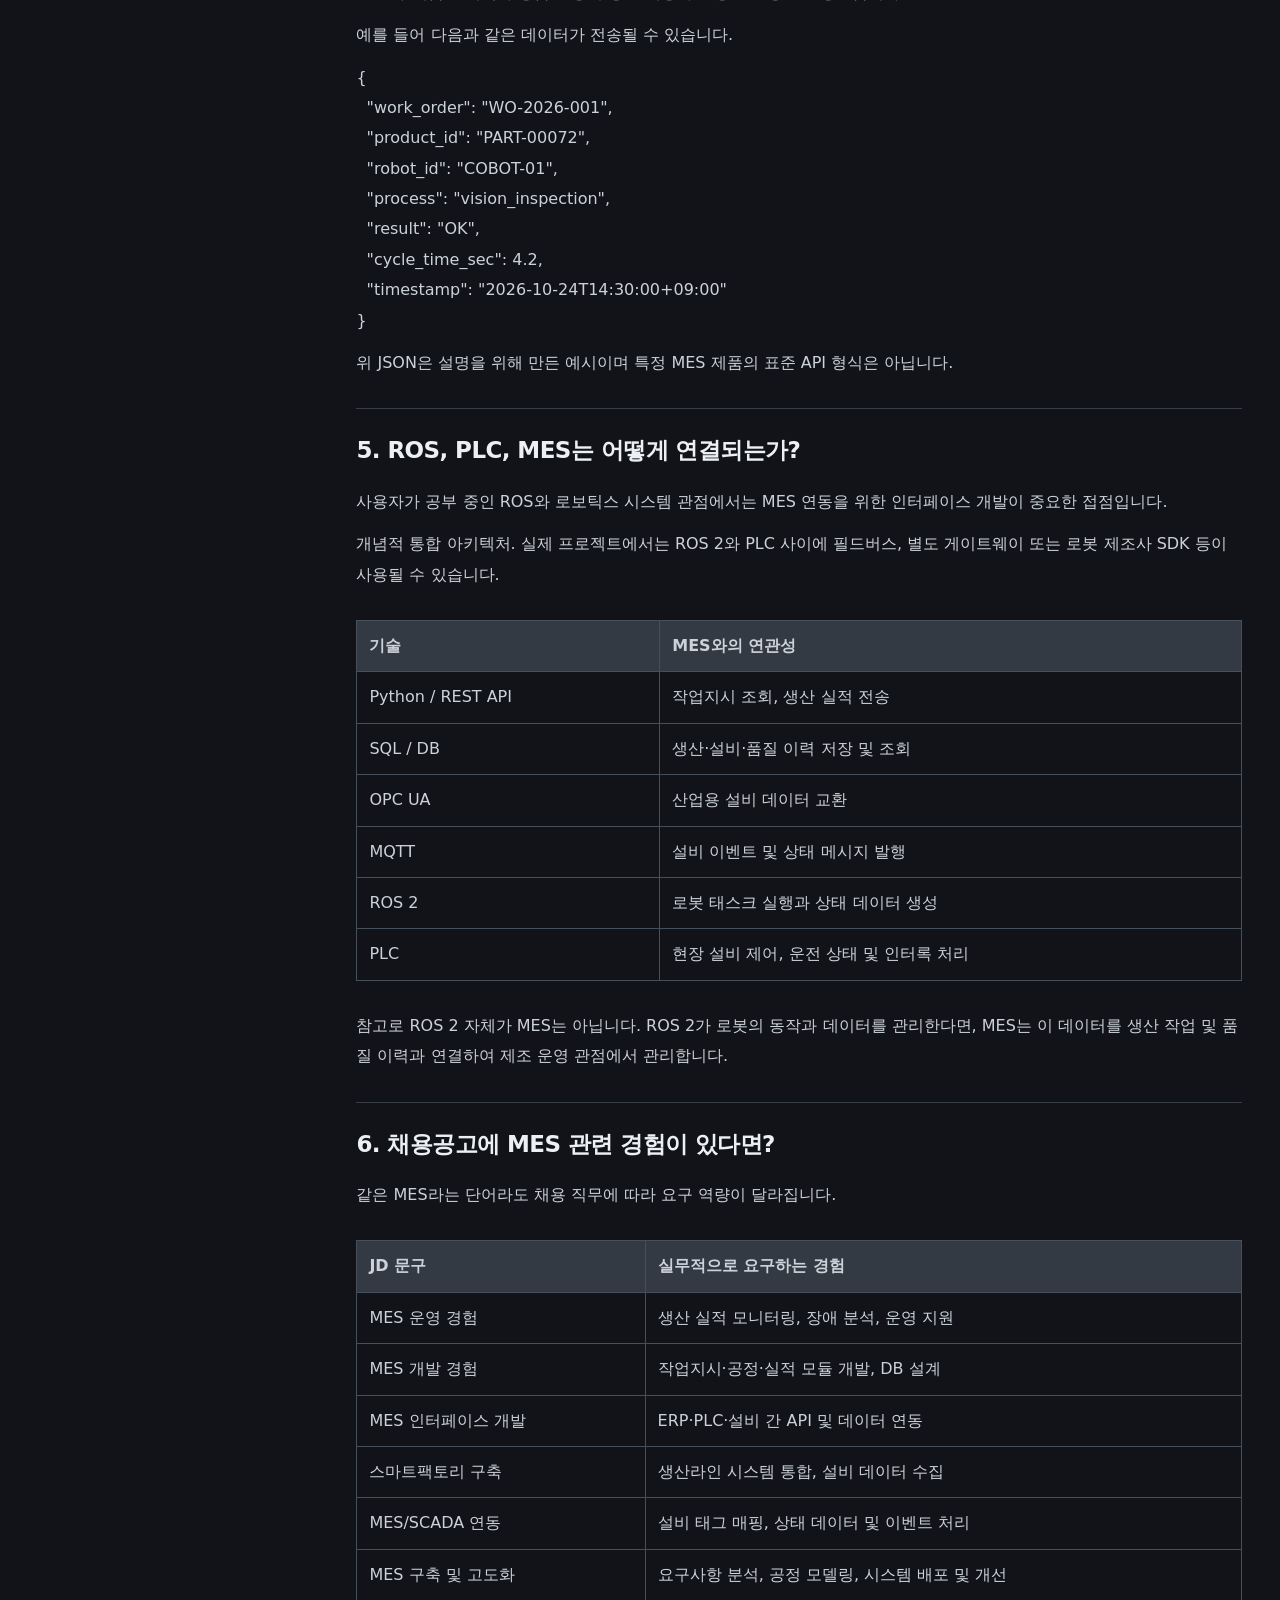
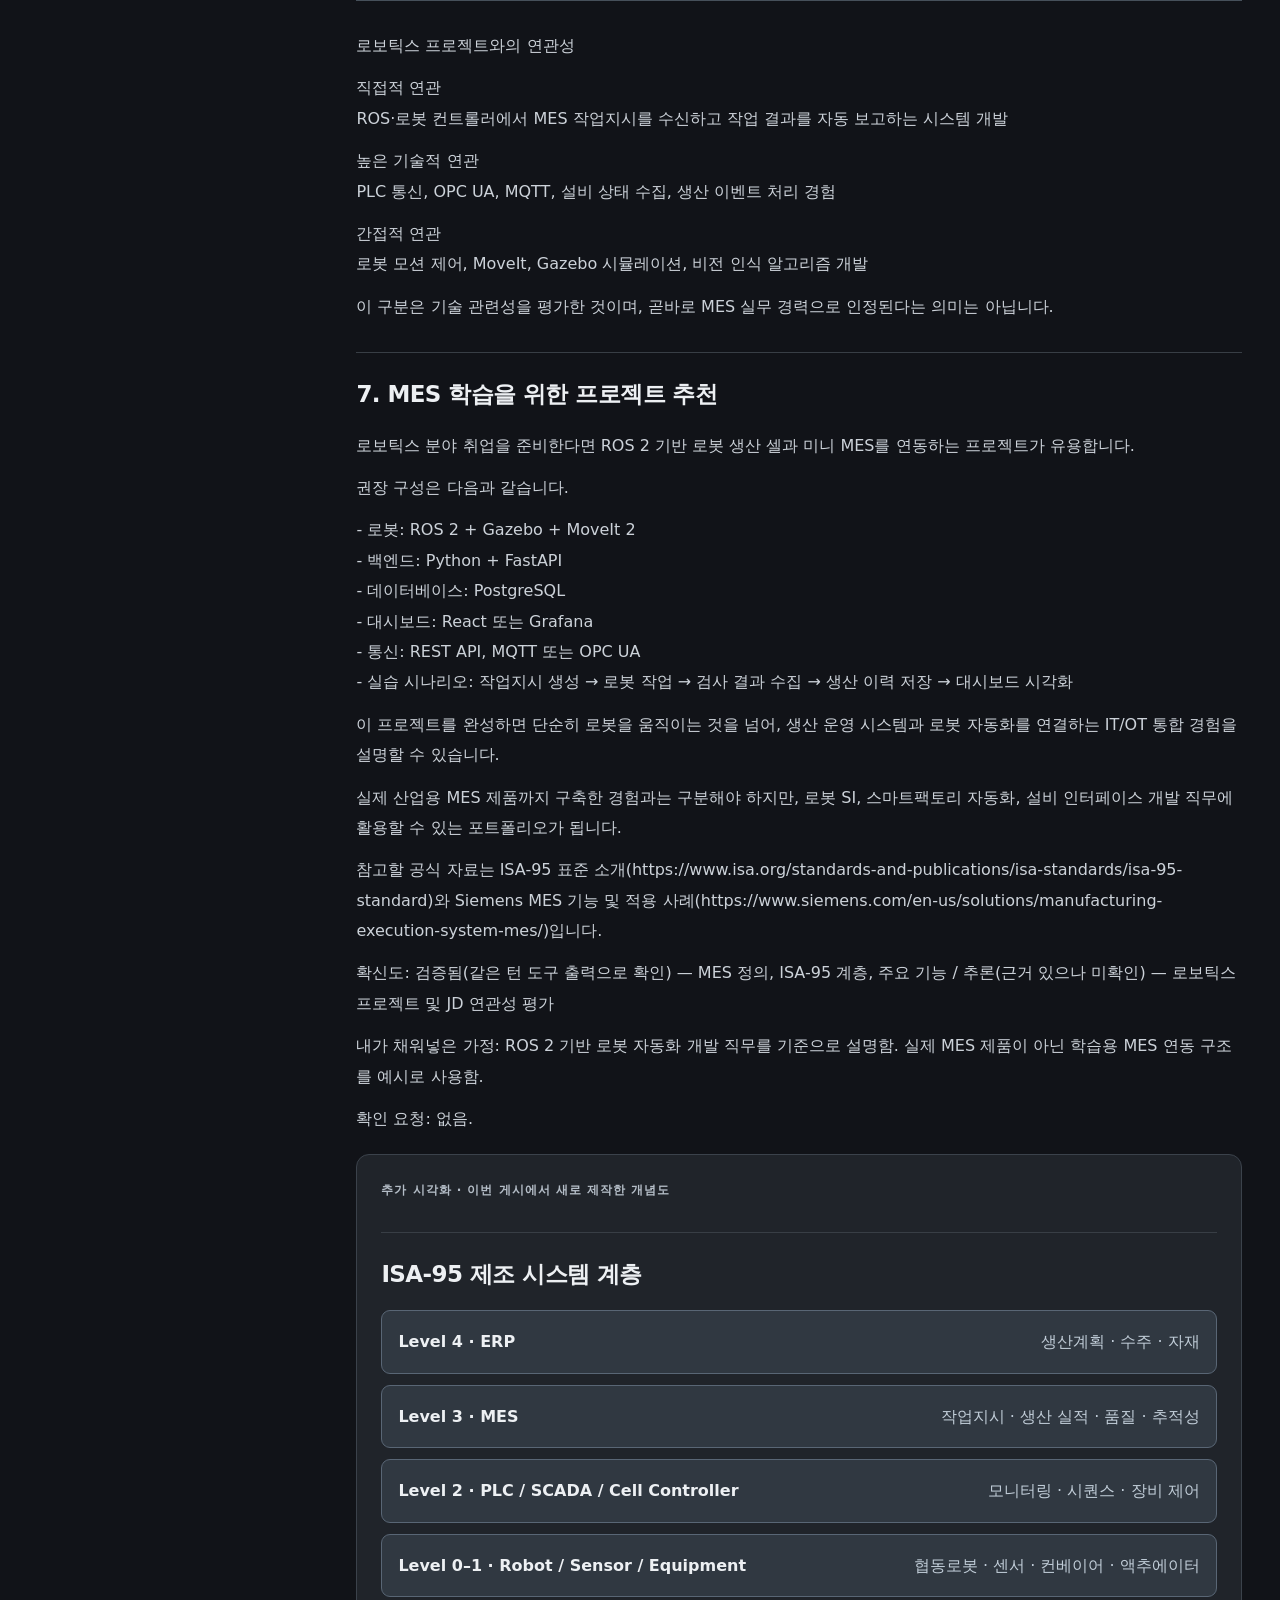
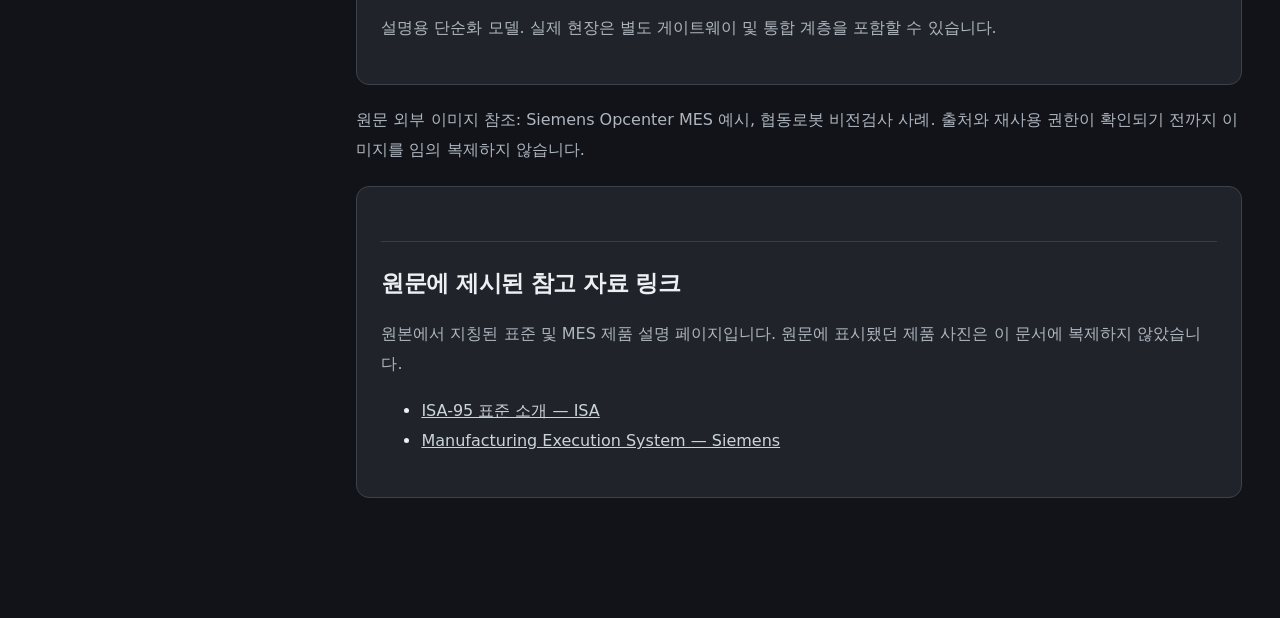
<file: articles/mes-manufacturing-execution-system.html>
<!doctype html><html lang="ko"><head><meta charset="utf-8"><meta name="viewport" content="width=device-width,initial-scale=1"><title>MES 시스템 — 질문과 답변 | Robotics Knowledge Lab</title><style>:root{color-scheme:dark}body{font:15px/1.85 system-ui,"Noto Sans KR",sans-serif;color:#ecedef;background:#111318;margin:auto;padding:28px 22px;max-width:1010px}a{color:#cbd4dc}h1{line-height:1.3;font-size:34px}h2{line-height:1.45;font-size:23px;border-top:1px solid #383e45;padding-top:25px;margin-top:30px}.intro,.visual{background:#20242a;border:1px solid #3b424b;padding:24px;border-radius:13px;margin:20px 0}.label{font-size:12px;letter-spacing:1px;color:#b4bdc7;font-weight:750}.question{border-left:4px solid #cbd4dc;padding:12px 16px;background:#2c323a;font-size:19px}.answer{color:#ccd2d9}.line{white-space:pre-wrap;overflow-wrap:anywhere}.space{height:12px}.tablewrap{overflow:auto}table{border-collapse:collapse;width:100%;margin:18px 0}td,th{border:1px solid #46505a;padding:10px 12px;text-align:left}th{background:#343a43}.levels{display:grid;gap:11px}.levels div{padding:16px;background:#303841;border:1px solid #596675;border-radius:9px;display:flex;justify-content:space-between;gap:14px;flex-wrap:wrap}.levels span{color:#c0ccd7}p{color:#aeb6c0;font-size:13px}nav{display:flex;flex-wrap:wrap;gap:12px}nav a{font-size:13px;text-decoration:none;border:1px solid #414a53;padding:5px 9px;border-radius:8px}</style><link rel="stylesheet" href="../assets/reader.css"></head><body><a href="../index.html">← Robotics Knowledge Lab</a><header><p class="label">SMART FACTORY / SYSTEMS / 원문 Q&A</p><h1>MES 시스템이란?</h1></header><div class="intro"><div class="label">사용자 프롬프트 원문</div><blockquote class="question">MES 시스템에 대해 설명해줘</blockquote><p>아래는 이 대화에서 제공한 답변을 단락과 표로 정리한 게시본입니다. 원래 표시된 외부 이미지들은 직접 복제하지 않았으며, 별도 ISA-95 개념도를 추가했습니다.</p></div><nav><a href="#s0">MES 시스템이란? — 로보틱스 및 스마트팩토리 관점</a><a href="#s1">1. MES는 스마트팩토리에서 어디에 위치할까?</a><a href="#s2">2. 실제 MES 화면은 어떤 모습일까?</a><a href="#s3">3. MES의 핵심 기능 6가지</a><a href="#s4">4. 로봇 자동화 생산라인에 MES를 적용하면?</a><a href="#s5">5. ROS, PLC, MES는 어떻게 연결되는가?</a><a href="#s6">6. 채용공고에 MES 관련 경험이 있다면?</a><a href="#s7">7. MES 학습을 위한 프로젝트 추천</a></nav><section id="s0"><h2>MES 시스템이란? — 로보틱스 및 스마트팩토리 관점</h2><div class="answer"><div class="line">MES(Manufacturing Execution System, 제조실행시스템) 는 제조 현장에서 발생하는 생산 활동을 실시간으로 관리하고, 작업 지시부터 생산 실적·품질·설비 상태·제품 이력까지 추적하는 시스템입니다.</div><div class='space'></div><div class="line">쉽게 말하면 다음과 같습니다.</div><div class="line">- ERP: 무엇을, 얼마나, 언제 생산할 것인가?</div><div class="line">- MES: 어떤 작업을 진행 중이고, 얼마나 생산했으며, 품질은 정상인가?</div><div class="line">- PLC / 로봇 제어기: 실제 설비와 로봇을 어떻게 동작시킬 것인가?</div><div class='space'></div><div class="line">MES는 생산계획과 실제 제조설비 사이의 정보를 연결하는 역할을 합니다.</div></div></section><section id="s1"><h2>1. MES는 스마트팩토리에서 어디에 위치할까?</h2><div class="answer"><div class="line">ISA-95 기반 제조 시스템 계층 구조 — 개념도</div><div class='space'></div><div class="line">Level 4</div><div class="line">ERP — 기업 자원 관리</div><div class="line">수주 · 자재 계획 · 생산계획 · 원가</div><div class='space'></div><div class="line">생산계획 ↔ 생산실적</div><div class='space'></div><div class="line">Level 3</div><div class="line">MES — 제조 실행 관리</div><div class="line">작업지시 · 공정 추적 · 품질 관리 · 생산 이력 · 설비 실적</div><div class='space'></div><div class="line">작업 명령 ↔ 상태·결과 데이터</div><div class='space'></div><div class="line">Level 2</div><div class="line">SCADA / PLC / 셀 제어</div><div class="line">설비 모니터링 · 시퀀스 · 제어 로직</div><div class='space'></div><div class="line">I/O · 센서값 · 구동 신호</div><div class='space'></div><div class="line">Level 0–1</div><div class="line">실제 제조 현장</div><div class="line">협동로봇 · 컨베이어 · 센서 · 액추에이터 · 가공설비</div><div class='space'></div><div class="line">ISA-95 모델의 대표적인 역할 구분을 단순화했습니다. 실제 현장에서는 MES와 제어 시스템 사이에 별도의 미들웨어나 셀 컨트롤러가 위치할 수 있습니다.</div><div class='space'></div><div class="line">여기서 중요한 개념은 MES가 로봇을 직접 정밀 제어하는 시스템은 아니라는 점입니다.</div><div class='space'></div><div class="line">MES는 작업의 실행 상태를 관리하고, 로봇 컨트롤러와 PLC는 모션 제어·I/O·안전 인터록 등 현장 제어를 담당합니다.</div></div></section><section id="s2"><h2>2. 실제 MES 화면은 어떤 모습일까?</h2><div class="answer"><div class="line">일반적으로 MES 화면에서는 생산라인별 가동 상태, 작업지시 번호, 생산량, 불량 수량, 설비 가동률과 작업 이력을 확인할 수 있습니다. 제품과 공정에 따라 작업자용 터미널, 관리자 대시보드, 품질 추적 화면 등으로 구분됩니다.</div><div class='space'></div><div class="line">원문 이미지 참조: Siemens Opcenter Execution Foundation OEE, Siemens automotive MES 및 Opcenter Execution Semiconductor 소개 이미지.</div></div></section><section id="s3"><h2>3. MES의 핵심 기능 6가지</h2><div class="answer"><div class='tablewrap'><table><tr><th>기능</th><th>현장 사용 사례</th></tr><tr><td>생산 작업지시 (Work Order)</td><td>제품 A 100개 생산 지시</td></tr><tr><td>공정 관리 (Routing)</td><td>조립 → 검사 → 포장 순서 관리</td></tr><tr><td>생산 실적 (Production Tracking)</td><td>목표 100개 중 72개 완료 기록</td></tr><tr><td>품질 관리 (Quality)</td><td>비전검사 NG 제품과 불량 원인 추적</td></tr><tr><td>추적성 (Traceability)</td><td>제품 시리얼 번호와 투입 자재·작업 이력 연결</td></tr><tr><td>설비 실적·가동률 (OEE)</td><td>설비 가동·정지·생산 성과 기록</td></tr></table></div><div class='space'></div><div class="line">이러한 기능은 제조공정을 실시간으로 가시화하고, 품질 문제 발생 시 어떤 제품과 공정에서 문제가 발생했는지 추적하는 데 사용됩니다.</div></div></section><section id="s4"><h2>4. 로봇 자동화 생산라인에 MES를 적용하면?</h2><div class="answer"><div class="line">협동로봇이 제품을 집어 검사하고 분류하는 자동화 셀을 가정하겠습니다.</div><div class='space'></div><div class="line">MES 연동 작업 시나리오</div><div class='space'></div><div class="line">1. 작업지시 수신</div><div class="line">MES에서 WO-2026-001, 제품 100개 검사 작업을 생성합니다.</div><div class='space'></div><div class="line">2. 로봇 작업 시작</div><div class="line">MES와 연동된 셀 제어 소프트웨어가 작업을 확인하고, PLC·로봇 컨트롤러가 작업을 실행합니다.</div><div class='space'></div><div class="line">3. 제품 검사</div><div class="line">카메라가 제품을 검사하고, 판정 결과를 OK 또는 NG로 기록합니다.</div><div class='space'></div><div class="line">4. 생산 결과 보고</div><div class="line">셀 제어 소프트웨어가 작업 완료·검사 결과·설비 상태를 MES에 전달합니다.</div><div class='space'></div><div class="line">5. 실적 집계</div><div class="line">MES가 제품별 이력과 양품·불량 수량을 저장하고 생산 진행률을 갱신합니다.</div><div class='space'></div><div class="line">예를 들어 다음과 같은 데이터가 전송될 수 있습니다.</div><div class='space'></div><div class="line">{</div><div class="line">  "work_order": "WO-2026-001",</div><div class="line">  "product_id": "PART-00072",</div><div class="line">  "robot_id": "COBOT-01",</div><div class="line">  "process": "vision_inspection",</div><div class="line">  "result": "OK",</div><div class="line">  "cycle_time_sec": 4.2,</div><div class="line">  "timestamp": "2026-10-24T14:30:00+09:00"</div><div class="line">}</div><div class='space'></div><div class="line">위 JSON은 설명을 위해 만든 예시이며 특정 MES 제품의 표준 API 형식은 아닙니다.</div></div></section><section id="s5"><h2>5. ROS, PLC, MES는 어떻게 연결되는가?</h2><div class="answer"><div class="line">사용자가 공부 중인 ROS와 로보틱스 시스템 관점에서는 MES 연동을 위한 인터페이스 개발이 중요한 접점입니다.</div><div class='space'></div><div class="line">개념적 통합 아키텍처. 실제 프로젝트에서는 ROS 2와 PLC 사이에 필드버스, 별도 게이트웨이 또는 로봇 제조사 SDK 등이 사용될 수 있습니다.</div><div class='space'></div><div class='tablewrap'><table><tr><th>기술</th><th>MES와의 연관성</th></tr><tr><td>Python / REST API</td><td>작업지시 조회, 생산 실적 전송</td></tr><tr><td>SQL / DB</td><td>생산·설비·품질 이력 저장 및 조회</td></tr><tr><td>OPC UA</td><td>산업용 설비 데이터 교환</td></tr><tr><td>MQTT</td><td>설비 이벤트 및 상태 메시지 발행</td></tr><tr><td>ROS 2</td><td>로봇 태스크 실행과 상태 데이터 생성</td></tr><tr><td>PLC</td><td>현장 설비 제어, 운전 상태 및 인터록 처리</td></tr></table></div><div class='space'></div><div class="line">참고로 ROS 2 자체가 MES는 아닙니다. ROS 2가 로봇의 동작과 데이터를 관리한다면, MES는 이 데이터를 생산 작업 및 품질 이력과 연결하여 제조 운영 관점에서 관리합니다.</div></div></section><section id="s6"><h2>6. 채용공고에 MES 관련 경험이 있다면?</h2><div class="answer"><div class="line">같은 MES라는 단어라도 채용 직무에 따라 요구 역량이 달라집니다.</div><div class='space'></div><div class='tablewrap'><table><tr><th>JD 문구</th><th>실무적으로 요구하는 경험</th></tr><tr><td>MES 운영 경험</td><td>생산 실적 모니터링, 장애 분석, 운영 지원</td></tr><tr><td>MES 개발 경험</td><td>작업지시·공정·실적 모듈 개발, DB 설계</td></tr><tr><td>MES 인터페이스 개발</td><td>ERP·PLC·설비 간 API 및 데이터 연동</td></tr><tr><td>스마트팩토리 구축</td><td>생산라인 시스템 통합, 설비 데이터 수집</td></tr><tr><td>MES/SCADA 연동</td><td>설비 태그 매핑, 상태 데이터 및 이벤트 처리</td></tr><tr><td>MES 구축 및 고도화</td><td>요구사항 분석, 공정 모델링, 시스템 배포 및 개선</td></tr></table></div><div class='space'></div><div class="line">로보틱스 프로젝트와의 연관성</div><div class='space'></div><div class="line">직접적 연관</div><div class="line">ROS·로봇 컨트롤러에서 MES 작업지시를 수신하고 작업 결과를 자동 보고하는 시스템 개발</div><div class='space'></div><div class="line">높은 기술적 연관</div><div class="line">PLC 통신, OPC UA, MQTT, 설비 상태 수집, 생산 이벤트 처리 경험</div><div class='space'></div><div class="line">간접적 연관</div><div class="line">로봇 모션 제어, MoveIt, Gazebo 시뮬레이션, 비전 인식 알고리즘 개발</div><div class='space'></div><div class="line">이 구분은 기술 관련성을 평가한 것이며, 곧바로 MES 실무 경력으로 인정된다는 의미는 아닙니다.</div></div></section><section id="s7"><h2>7. MES 학습을 위한 프로젝트 추천</h2><div class="answer"><div class="line">로보틱스 분야 취업을 준비한다면 ROS 2 기반 로봇 생산 셀과 미니 MES를 연동하는 프로젝트가 유용합니다.</div><div class='space'></div><div class="line">권장 구성은 다음과 같습니다.</div><div class='space'></div><div class="line">- 로봇: ROS 2 + Gazebo + MoveIt 2</div><div class="line">- 백엔드: Python + FastAPI</div><div class="line">- 데이터베이스: PostgreSQL</div><div class="line">- 대시보드: React 또는 Grafana</div><div class="line">- 통신: REST API, MQTT 또는 OPC UA</div><div class="line">- 실습 시나리오: 작업지시 생성 → 로봇 작업 → 검사 결과 수집 → 생산 이력 저장 → 대시보드 시각화</div><div class='space'></div><div class="line">이 프로젝트를 완성하면 단순히 로봇을 움직이는 것을 넘어, 생산 운영 시스템과 로봇 자동화를 연결하는 IT/OT 통합 경험을 설명할 수 있습니다.</div><div class='space'></div><div class="line">실제 산업용 MES 제품까지 구축한 경험과는 구분해야 하지만, 로봇 SI, 스마트팩토리 자동화, 설비 인터페이스 개발 직무에 활용할 수 있는 포트폴리오가 됩니다.</div><div class='space'></div><div class="line">참고할 공식 자료는 ISA-95 표준 소개(https://www.isa.org/standards-and-publications/isa-standards/isa-95-standard)와 Siemens MES 기능 및 적용 사례(https://www.siemens.com/en-us/solutions/manufacturing-execution-system-mes/)입니다.</div><div class='space'></div><div class="line">확신도: 검증됨(같은 턴 도구 출력으로 확인) — MES 정의, ISA-95 계층, 주요 기능 / 추론(근거 있으나 미확인) — 로보틱스 프로젝트 및 JD 연관성 평가</div><div class='space'></div><div class="line">내가 채워넣은 가정: ROS 2 기반 로봇 자동화 개발 직무를 기준으로 설명함. 실제 MES 제품이 아닌 학습용 MES 연동 구조를 예시로 사용함.</div><div class='space'></div><div class="line">확인 요청: 없음.</div></div></section><section class="visual"><div class="label">추가 시각화 · 이번 게시에서 새로 제작한 개념도</div><h2>ISA-95 제조 시스템 계층</h2><div class="levels"><div><b>Level 4 · ERP</b><span>생산계획 · 수주 · 자재</span></div><div><b>Level 3 · MES</b><span>작업지시 · 생산 실적 · 품질 · 추적성</span></div><div><b>Level 2 · PLC / SCADA / Cell Controller</b><span>모니터링 · 시퀀스 · 장비 제어</span></div><div><b>Level 0–1 · Robot / Sensor / Equipment</b><span>협동로봇 · 센서 · 컨베이어 · 액추에이터</span></div></div><p>설명용 단순화 모델. 실제 현장은 별도 게이트웨이 및 통합 계층을 포함할 수 있습니다.</p></section><p>원문 외부 이미지 참조: Siemens Opcenter MES 예시, 협동로봇 비전검사 사례. 출처와 재사용 권한이 확인되기 전까지 이미지를 임의 복제하지 않습니다.</p><script defer src="../assets/reader.js"></script><section class="visual"><h2>원문에 제시된 참고 자료 링크</h2><p>원본에서 지칭된 표준 및 MES 제품 설명 페이지입니다. 원문에 표시됐던 제품 사진은 이 문서에 복제하지 않았습니다.</p><ul><li><a href="https://www.isa.org/standards-and-publications/isa-standards/isa-95-standard" target="_blank" rel="noopener noreferrer">ISA-95 표준 소개 — ISA</a></li><li><a href="https://www.siemens.com/en-us/solutions/manufacturing-execution-system-mes/" target="_blank" rel="noopener noreferrer">Manufacturing Execution System — Siemens</a></li></ul></section></body></html>
</file>
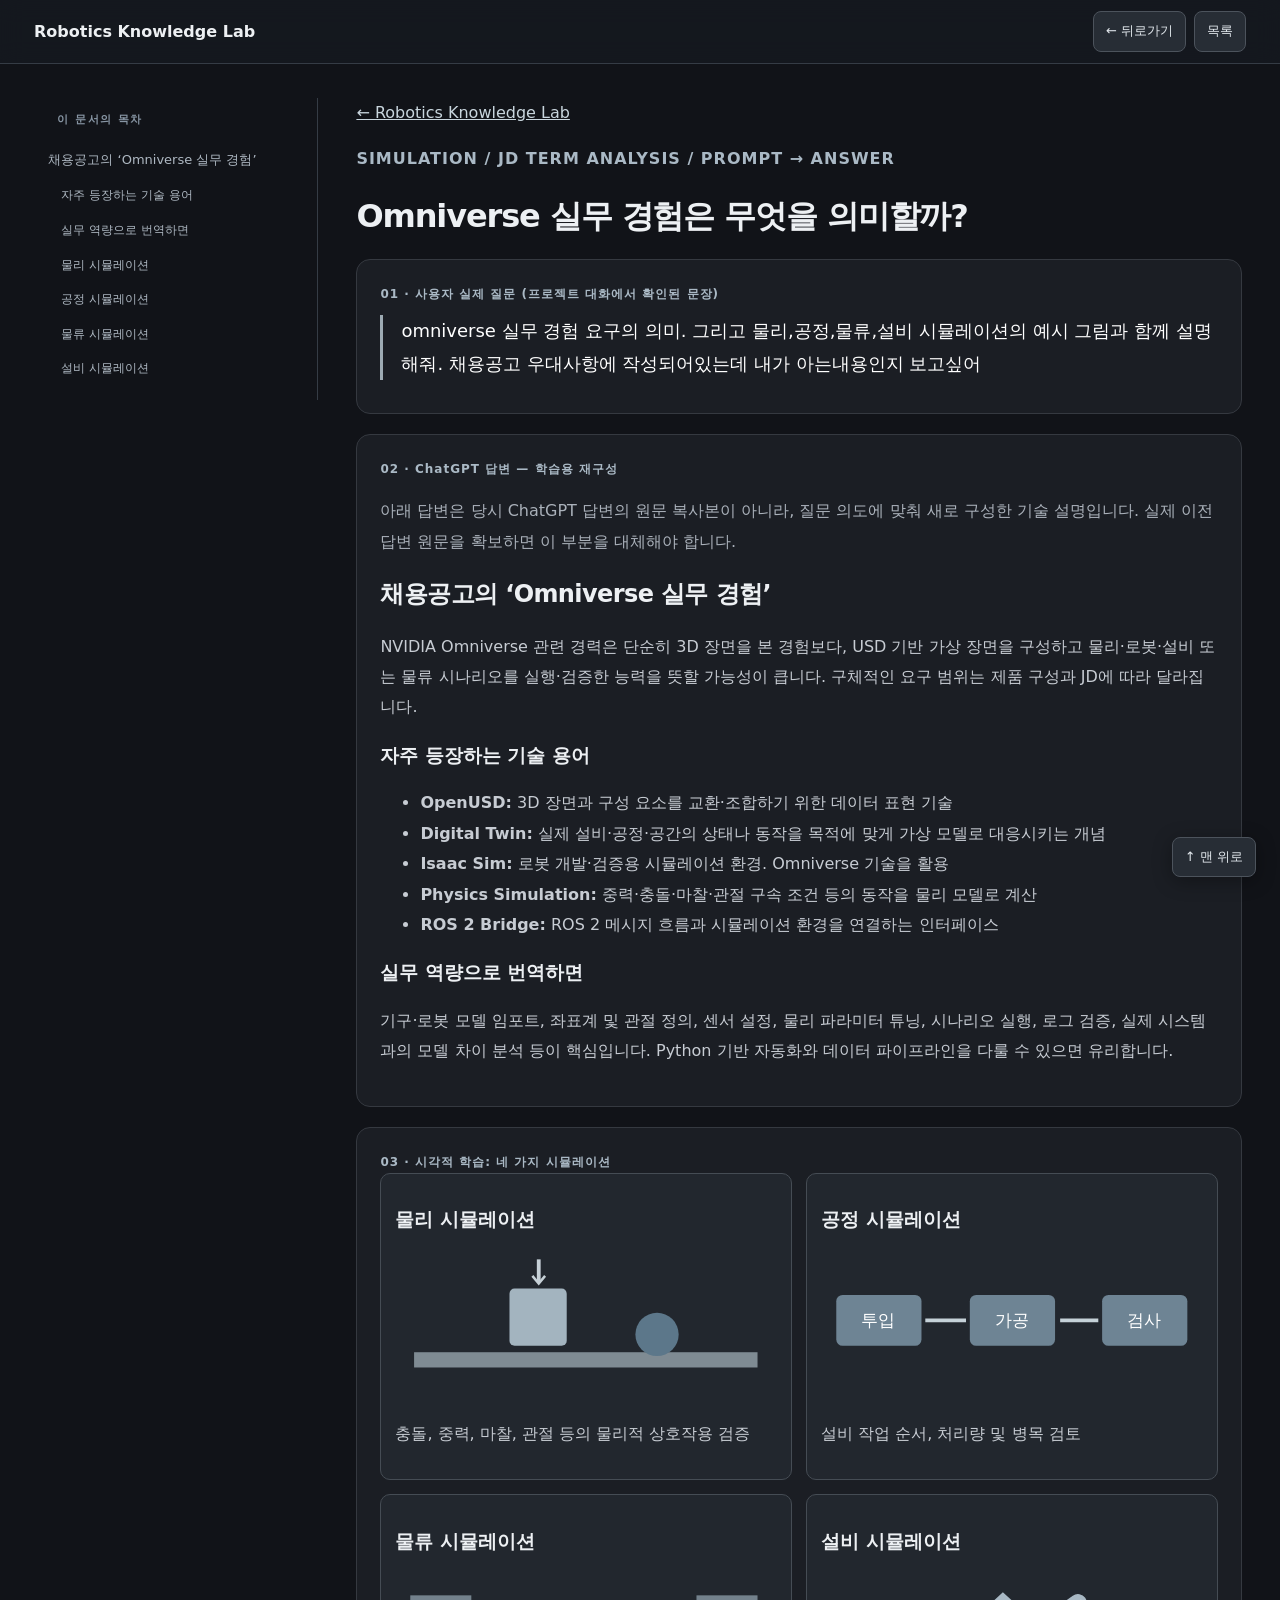
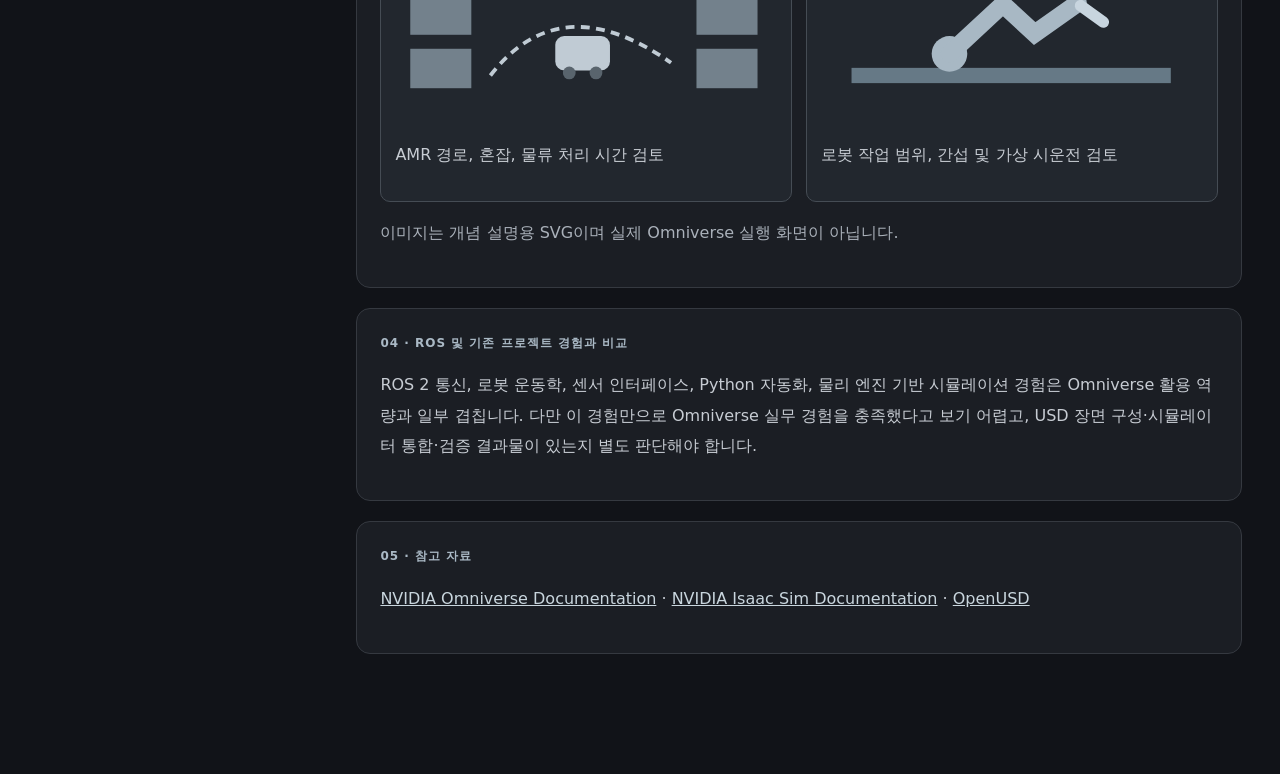
<file: articles/omniverse-practical-experience.html>
<!doctype html><html lang="ko"><head><meta charset="utf-8"><meta name="viewport" content="width=device-width,initial-scale=1"><title>Omniverse 실무 경험 — 질문과 분석 | Robotics Knowledge Lab</title><style>body{background:#111318;color:#ecedef;font:16px/1.85 system-ui,sans-serif;max-width:1000px;margin:auto;padding:28px 20px}a{color:#c9d6de}h1{line-height:1.4}p,li{color:#c7ccd3}.label{font-size:12px;font-weight:750;letter-spacing:1px;color:#aab9c5}.box{background:#1b1e24;border:1px solid #353940;border-radius:14px;padding:23px;margin:20px 0}blockquote{margin:10px 0;font-size:18px;color:#fff;border-left:3px solid #9daab3;padding-left:18px;white-space:pre-wrap}.note{font-size:13px;color:#aab1ba}.four{display:grid;grid-template-columns:repeat(2,1fr);gap:14px}.four article{border:1px solid #454c54;border-radius:10px;padding:14px;background:#22272e}svg{max-width:100%;height:auto}@media(max-width:650px){.four{grid-template-columns:1fr}}</style><link rel="stylesheet" href="../assets/reader.css"></head><body><a href="../index.html">← Robotics Knowledge Lab</a><p class="label">SIMULATION / JD TERM ANALYSIS / PROMPT → ANSWER</p><h1>Omniverse 실무 경험은 무엇을 의미할까?</h1><div class="box"><div class="label">01 · 사용자 실제 질문 (프로젝트 대화에서 확인된 문장)</div><blockquote>omniverse 실무 경험 요구의 의미. 그리고 물리,공정,물류,설비 시뮬레이션의 예시 그림과 함께 설명해줘. 채용공고 우대사항에 작성되어있는데 내가 아는내용인지 보고싶어</blockquote></div><div class="box"><div class="label">02 · ChatGPT 답변 — 학습용 재구성</div><p class="note">아래 답변은 당시 ChatGPT 답변의 원문 복사본이 아니라, 질문 의도에 맞춰 새로 구성한 기술 설명입니다. 실제 이전 답변 원문을 확보하면 이 부분을 대체해야 합니다.</p><h2>채용공고의 ‘Omniverse 실무 경험’</h2><p>NVIDIA Omniverse 관련 경력은 단순히 3D 장면을 본 경험보다, USD 기반 가상 장면을 구성하고 물리·로봇·설비 또는 물류 시나리오를 실행·검증한 능력을 뜻할 가능성이 큽니다. 구체적인 요구 범위는 제품 구성과 JD에 따라 달라집니다.</p><h3>자주 등장하는 기술 용어</h3><ul><li><b>OpenUSD:</b> 3D 장면과 구성 요소를 교환·조합하기 위한 데이터 표현 기술</li><li><b>Digital Twin:</b> 실제 설비·공정·공간의 상태나 동작을 목적에 맞게 가상 모델로 대응시키는 개념</li><li><b>Isaac Sim:</b> 로봇 개발·검증용 시뮬레이션 환경. Omniverse 기술을 활용</li><li><b>Physics Simulation:</b> 중력·충돌·마찰·관절 구속 조건 등의 동작을 물리 모델로 계산</li><li><b>ROS 2 Bridge:</b> ROS 2 메시지 흐름과 시뮬레이션 환경을 연결하는 인터페이스</li></ul><h3>실무 역량으로 번역하면</h3><p>기구·로봇 모델 임포트, 좌표계 및 관절 정의, 센서 설정, 물리 파라미터 튜닝, 시나리오 실행, 로그 검증, 실제 시스템과의 모델 차이 분석 등이 핵심입니다. Python 기반 자동화와 데이터 파이프라인을 다룰 수 있으면 유리합니다.</p></div><div class="box"><div class="label">03 · 시각적 학습: 네 가지 시뮬레이션</div><div class="four"><article><h3>물리 시뮬레이션</h3><svg viewBox="0 0 300 110"><rect x="15" y="78" width="270" height="12" fill="#7f8b93"/><rect x="90" y="28" width="45" height="45" rx="4" fill="#a3b4bf"/><path d="M113 5V23" stroke="#c6d0d7" stroke-width="3"/><path d="M108 18l5 6 5-6" stroke="#c6d0d7" stroke-width="2" fill="none"/><circle cx="206" cy="64" r="17" fill="#5c778a"/></svg><p>충돌, 중력, 마찰, 관절 등의 물리적 상호작용 검증</p></article><article><h3>공정 시뮬레이션</h3><svg viewBox="0 0 300 110"><g fill="#6e8494"><rect x="12" y="33" width="67" height="40" rx="5"/><rect x="117" y="33" width="67" height="40" rx="5"/><rect x="221" y="33" width="67" height="40" rx="5"/></g><path d="M82 53h32m74 0h30" stroke="#c5d1d8" stroke-width="3"/><g fill="#fff" font-size="13" text-anchor="middle"><text x="45" y="57">투입</text><text x="150" y="57">가공</text><text x="254" y="57">검사</text></g></svg><p>설비 작업 순서, 처리량 및 병목 검토</p></article><article><h3>물류 시뮬레이션</h3><svg viewBox="0 0 300 110"><g fill="#73818c"><rect x="12" y="16" width="48" height="31"/><rect x="12" y="58" width="48" height="31"/><rect x="237" y="16" width="48" height="31"/><rect x="237" y="58" width="48" height="31"/></g><path d="M75 79Q130 8 217 69" fill="none" stroke="#c0cbd4" stroke-width="3" stroke-dasharray="7 5"/><rect x="126" y="48" width="43" height="27" rx="7" fill="#c0cbd4"/><circle cx="137" cy="77" r="5" fill="#59646d"/><circle cx="158" cy="77" r="5" fill="#59646d"/></svg><p>AMR 경로, 혼잡, 물류 처리 시간 검토</p></article><article><h3>설비 시뮬레이션</h3><svg viewBox="0 0 300 110"><rect x="24" y="73" width="251" height="12" fill="#667986"/><circle cx="101" cy="62" r="14" fill="#a8b8c4"/><path d="M101 62L143 23L168 46L202 22" stroke="#a8b8c4" stroke-width="14" stroke-linecap="round" fill="none"/><path d="M204 24L222 37" stroke="#c8d5df" stroke-width="9" stroke-linecap="round"/></svg><p>로봇 작업 범위, 간섭 및 가상 시운전 검토</p></article></div><p class="note">이미지는 개념 설명용 SVG이며 실제 Omniverse 실행 화면이 아닙니다.</p></div><div class="box"><div class="label">04 · ROS 및 기존 프로젝트 경험과 비교</div><p>ROS 2 통신, 로봇 운동학, 센서 인터페이스, Python 자동화, 물리 엔진 기반 시뮬레이션 경험은 Omniverse 활용 역량과 일부 겹칩니다. 다만 이 경험만으로 Omniverse 실무 경험을 충족했다고 보기 어렵고, USD 장면 구성·시뮬레이터 통합·검증 결과물이 있는지 별도 판단해야 합니다.</p></div><div class="box"><div class="label">05 · 참고 자료</div><p><a href="https://docs.omniverse.nvidia.com/">NVIDIA Omniverse Documentation</a> · <a href="https://docs.isaacsim.omniverse.nvidia.com/">NVIDIA Isaac Sim Documentation</a> · <a href="https://openusd.org/">OpenUSD</a></p></div><script defer src="../assets/reader.js"></script></body></html>
</file>
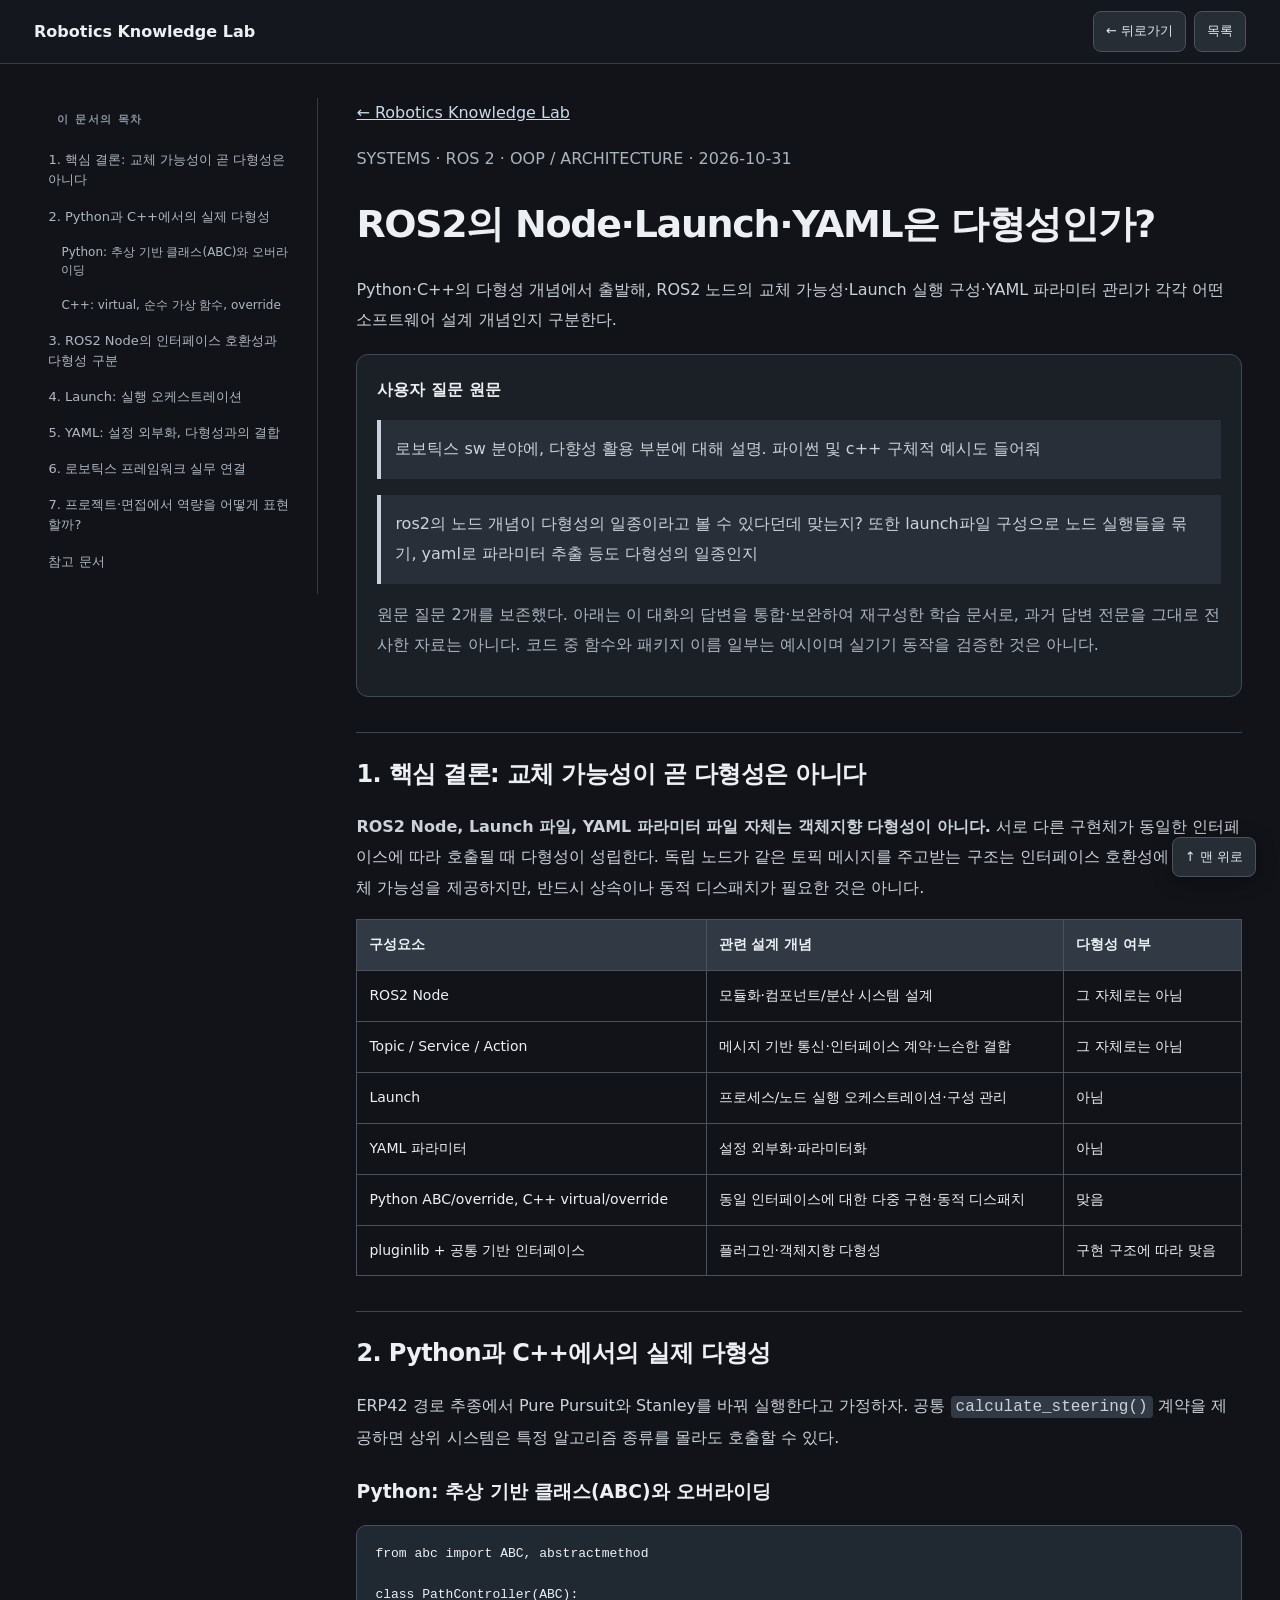
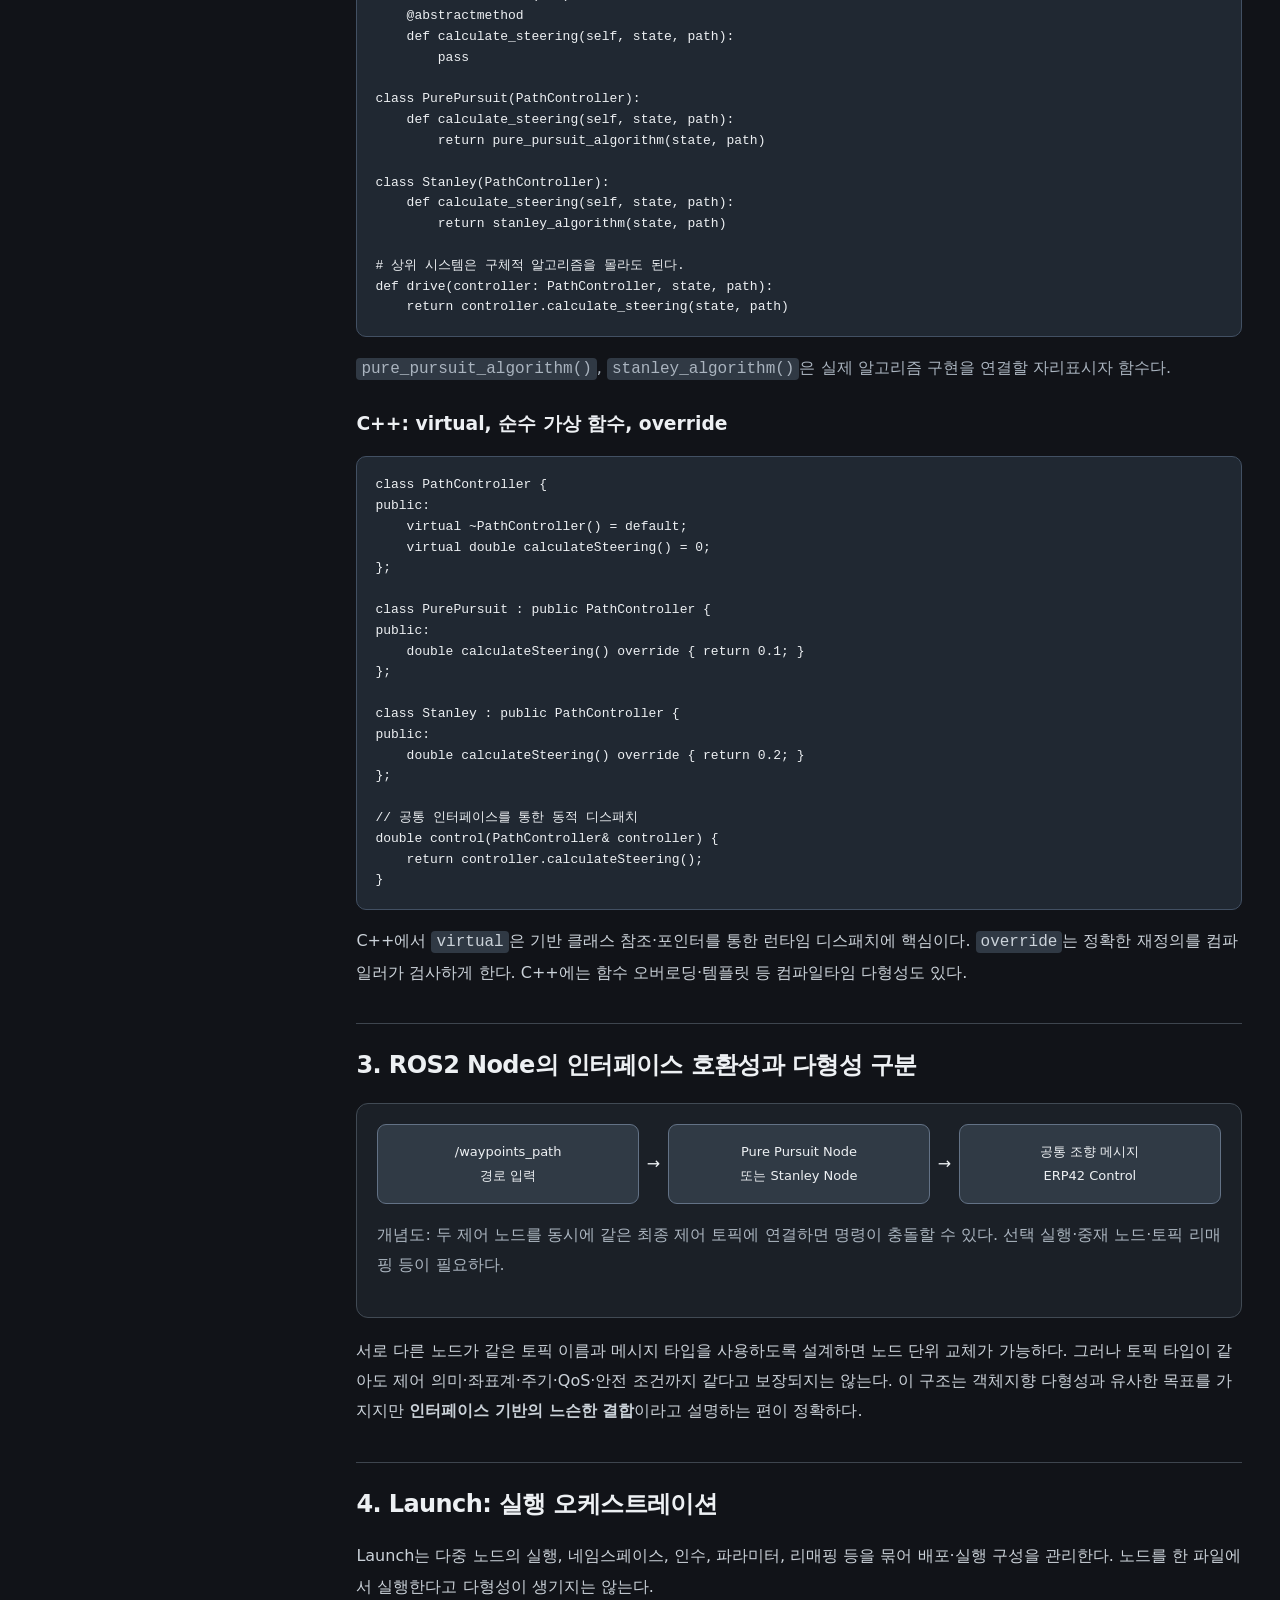
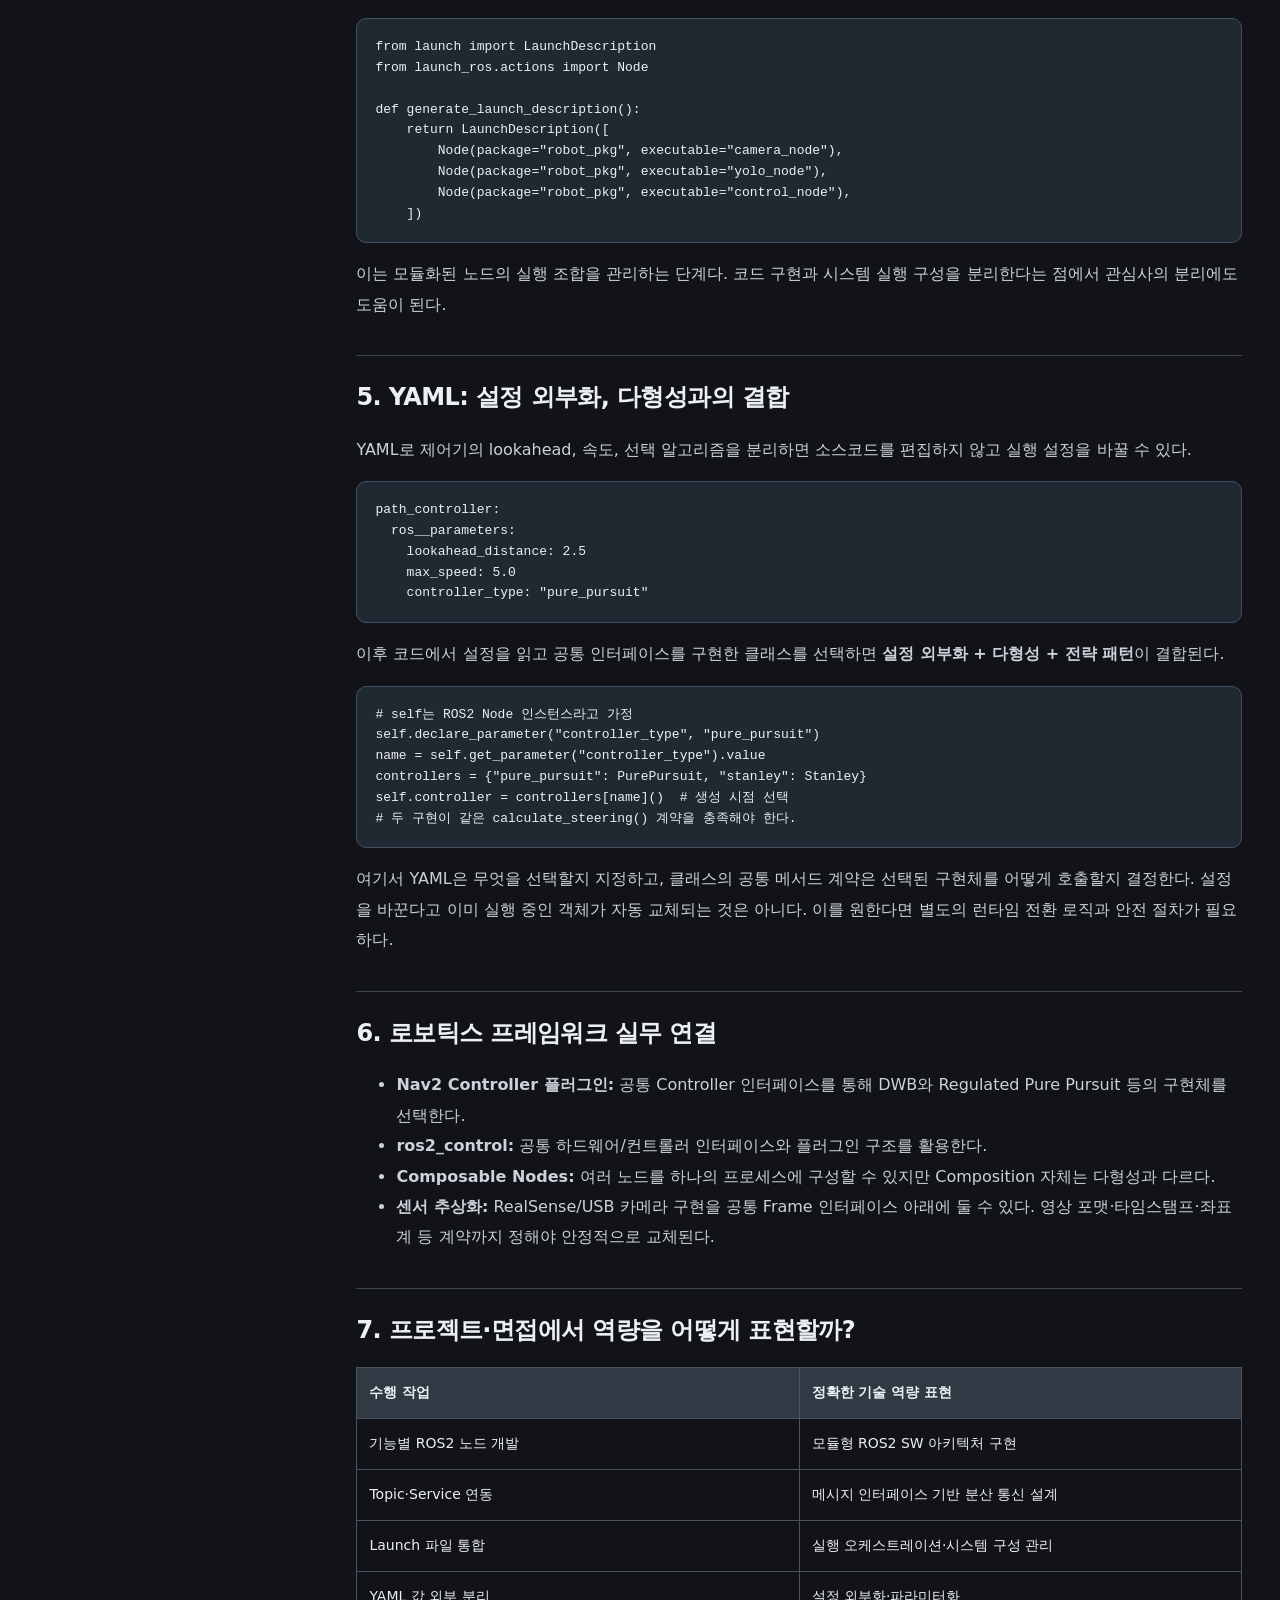
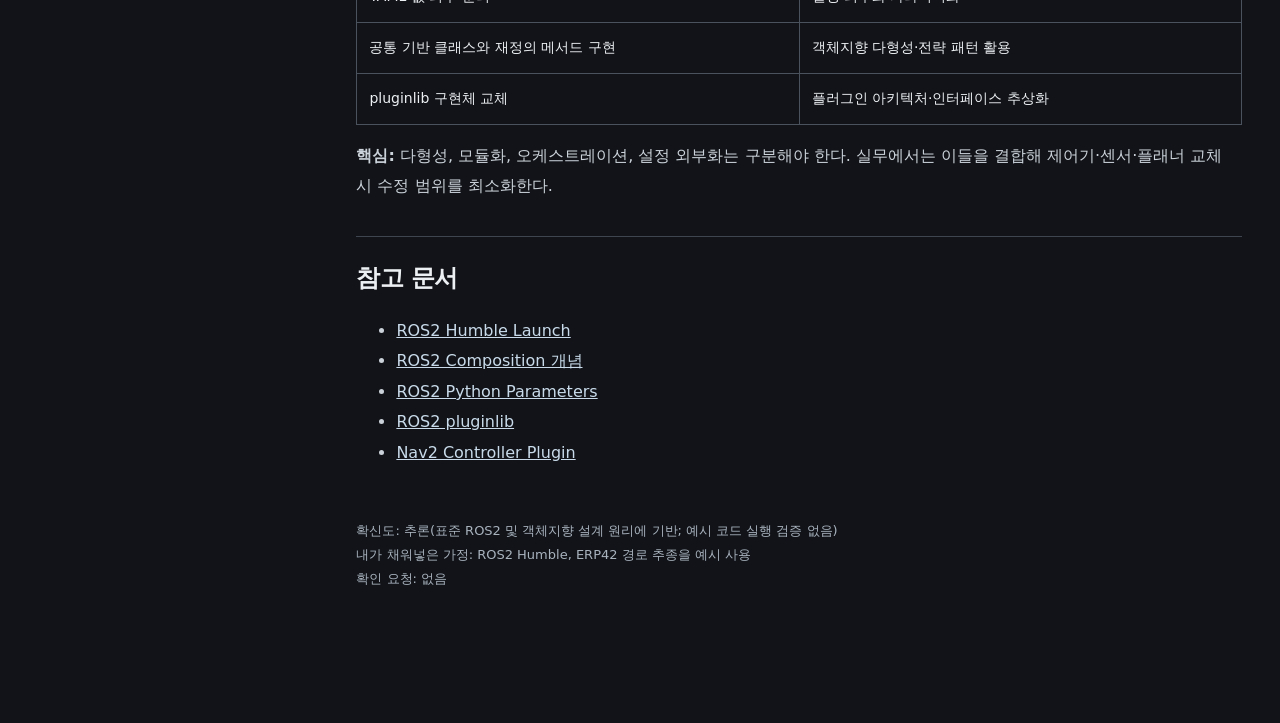
<file: articles/ros2-polymorphism-nodes-launch-yaml.html>
<!doctype html>
<html lang="ko"><head><meta charset="utf-8"><meta name="viewport" content="width=device-width,initial-scale=1">
<title>ROS2 Node·Launch·YAML과 다형성의 관계 | Robotics Knowledge Lab</title>
<meta name="description" content="ROS2 노드의 모듈화, Launch 오케스트레이션, YAML 설정 외부화와 객체지향 다형성을 Python·C++ 코드로 구분한 학습 자료">
<link rel="stylesheet" href="../assets/reader.css">
<style>:root{color-scheme:dark}*{box-sizing:border-box}body{font:16px/1.8 system-ui,-apple-system,"Noto Sans KR",sans-serif;color:#eceef0;background:#111318;max-width:1040px;margin:auto;padding:26px 22px}a{color:#c9dbea}p,li{color:#cbd2d9}h1{font-size:clamp(26px,4vw,38px);line-height:1.3}h2{margin-top:35px;padding-top:24px;border-top:1px solid #3e454e}h3{margin-top:25px}.meta{color:#aab4bf;font-size:13px}.panel{background:#1b2027;border:1px solid #414a54;border-radius:12px;padding:20px;margin:18px 0}.question{background:#282f38;border-left:4px solid #c8d1dc;padding:14px;white-space:pre-wrap}.tablewrap{overflow:auto}table{border-collapse:collapse;width:100%;min-width:620px;font-size:14px}th,td{padding:12px;border:1px solid #49525d;text-align:left;vertical-align:top}th{background:#303944}pre{overflow:auto;background:#202832;border:1px solid #425063;border-radius:10px;padding:18px;font:13px/1.6 ui-monospace,monospace}code{font-family:ui-monospace,monospace}p code,li code{background:#303944;padding:2px 5px;border-radius:4px}.chain{display:grid;grid-template-columns:1fr auto 1fr auto 1fr;gap:8px;align-items:center;text-align:center}.node{background:#303a45;border:1px solid #637286;padding:15px 8px;border-radius:9px;font-size:13px}@media(max-width:650px){.chain{grid-template-columns:1fr}.chain .arr{transform:rotate(90deg)}}footer{color:#a9b3be;font-size:13px;padding:35px 0}</style>
</head><body>
<a href="../index.html">← Robotics Knowledge Lab</a>
<p class="meta">SYSTEMS · ROS 2 · OOP / ARCHITECTURE · 2026-10-31</p>
<h1>ROS2의 Node·Launch·YAML은 다형성인가?</h1>
<p>Python·C++의 다형성 개념에서 출발해, ROS2 노드의 교체 가능성·Launch 실행 구성·YAML 파라미터 관리가 각각 어떤 소프트웨어 설계 개념인지 구분한다.</p>
<section class="panel"><strong>사용자 질문 원문</strong><p class="question">로보틱스 sw 분야에, 다향성 활용 부분에 대해 설명. 파이썬 및 c++ 구체적 예시도 들어줘</p><p class="question">ros2의 노드 개념이 다형성의 일종이라고 볼 수 있다던데 맞는지? 또한 launch파일 구성으로 노드 실행들을 묶기, yaml로 파라미터 추출 등도 다형성의 일종인지</p><p class="meta">원문 질문 2개를 보존했다. 아래는 이 대화의 답변을 통합·보완하여 재구성한 학습 문서로, 과거 답변 전문을 그대로 전사한 자료는 아니다. 코드 중 함수와 패키지 이름 일부는 예시이며 실기기 동작을 검증한 것은 아니다.</p></section>
<h2>1. 핵심 결론: 교체 가능성이 곧 다형성은 아니다</h2>
<p><strong>ROS2 Node, Launch 파일, YAML 파라미터 파일 자체는 객체지향 다형성이 아니다.</strong> 서로 다른 구현체가 동일한 인터페이스에 따라 호출될 때 다형성이 성립한다. 독립 노드가 같은 토픽 메시지를 주고받는 구조는 인터페이스 호환성에 따른 교체 가능성을 제공하지만, 반드시 상속이나 동적 디스패치가 필요한 것은 아니다.</p>
<div class="tablewrap"><table><thead><tr><th>구성요소</th><th>관련 설계 개념</th><th>다형성 여부</th></tr></thead><tbody>
<tr><td>ROS2 Node</td><td>모듈화·컴포넌트/분산 시스템 설계</td><td>그 자체로는 아님</td></tr>
<tr><td>Topic / Service / Action</td><td>메시지 기반 통신·인터페이스 계약·느슨한 결합</td><td>그 자체로는 아님</td></tr>
<tr><td>Launch</td><td>프로세스/노드 실행 오케스트레이션·구성 관리</td><td>아님</td></tr>
<tr><td>YAML 파라미터</td><td>설정 외부화·파라미터화</td><td>아님</td></tr>
<tr><td>Python ABC/override, C++ virtual/override</td><td>동일 인터페이스에 대한 다중 구현·동적 디스패치</td><td>맞음</td></tr>
<tr><td>pluginlib + 공통 기반 인터페이스</td><td>플러그인·객체지향 다형성</td><td>구현 구조에 따라 맞음</td></tr></tbody></table></div>
<h2>2. Python과 C++에서의 실제 다형성</h2>
<p>ERP42 경로 추종에서 Pure Pursuit와 Stanley를 바꿔 실행한다고 가정하자. 공통 <code>calculate_steering()</code> 계약을 제공하면 상위 시스템은 특정 알고리즘 종류를 몰라도 호출할 수 있다.</p>
<h3>Python: 추상 기반 클래스(ABC)와 오버라이딩</h3><pre><code class="language-python">from abc import ABC, abstractmethod

class PathController(ABC):
    @abstractmethod
    def calculate_steering(self, state, path):
        pass

class PurePursuit(PathController):
    def calculate_steering(self, state, path):
        return pure_pursuit_algorithm(state, path)

class Stanley(PathController):
    def calculate_steering(self, state, path):
        return stanley_algorithm(state, path)

# 상위 시스템은 구체적 알고리즘을 몰라도 된다.
def drive(controller: PathController, state, path):
    return controller.calculate_steering(state, path)</code></pre>
<p class="meta"><code>pure_pursuit_algorithm()</code>, <code>stanley_algorithm()</code>은 실제 알고리즘 구현을 연결할 자리표시자 함수다.</p>
<h3>C++: virtual, 순수 가상 함수, override</h3><pre><code class="language-cpp">class PathController {
public:
    virtual ~PathController() = default;
    virtual double calculateSteering() = 0;
};

class PurePursuit : public PathController {
public:
    double calculateSteering() override { return 0.1; }
};

class Stanley : public PathController {
public:
    double calculateSteering() override { return 0.2; }
};

// 공통 인터페이스를 통한 동적 디스패치
double control(PathController&amp; controller) {
    return controller.calculateSteering();
}</code></pre>
<p>C++에서 <code>virtual</code>은 기반 클래스 참조·포인터를 통한 런타임 디스패치에 핵심이다. <code>override</code>는 정확한 재정의를 컴파일러가 검사하게 한다. C++에는 함수 오버로딩·템플릿 등 컴파일타임 다형성도 있다.</p>
<h2>3. ROS2 Node의 인터페이스 호환성과 다형성 구분</h2>
<div class="panel"><div class="chain"><div class="node">/waypoints_path<br>경로 입력</div><div class="arr">→</div><div class="node">Pure Pursuit Node<br>또는 Stanley Node</div><div class="arr">→</div><div class="node">공통 조향 메시지<br>ERP42 Control</div></div><p class="meta">개념도: 두 제어 노드를 동시에 같은 최종 제어 토픽에 연결하면 명령이 충돌할 수 있다. 선택 실행·중재 노드·토픽 리매핑 등이 필요하다.</p></div>
<p>서로 다른 노드가 같은 토픽 이름과 메시지 타입을 사용하도록 설계하면 노드 단위 교체가 가능하다. 그러나 토픽 타입이 같아도 제어 의미·좌표계·주기·QoS·안전 조건까지 같다고 보장되지는 않는다. 이 구조는 객체지향 다형성과 유사한 목표를 가지지만 <strong>인터페이스 기반의 느슨한 결합</strong>이라고 설명하는 편이 정확하다.</p>
<h2>4. Launch: 실행 오케스트레이션</h2>
<p>Launch는 다중 노드의 실행, 네임스페이스, 인수, 파라미터, 리매핑 등을 묶어 배포·실행 구성을 관리한다. 노드를 한 파일에서 실행한다고 다형성이 생기지는 않는다.</p><pre><code class="language-python">from launch import LaunchDescription
from launch_ros.actions import Node

def generate_launch_description():
    return LaunchDescription([
        Node(package="robot_pkg", executable="camera_node"),
        Node(package="robot_pkg", executable="yolo_node"),
        Node(package="robot_pkg", executable="control_node"),
    ])</code></pre>
<p>이는 모듈화된 노드의 실행 조합을 관리하는 단계다. 코드 구현과 시스템 실행 구성을 분리한다는 점에서 관심사의 분리에도 도움이 된다.</p>
<h2>5. YAML: 설정 외부화, 다형성과의 결합</h2>
<p>YAML로 제어기의 lookahead, 속도, 선택 알고리즘을 분리하면 소스코드를 편집하지 않고 실행 설정을 바꿀 수 있다.</p><pre><code class="language-yaml">path_controller:
  ros__parameters:
    lookahead_distance: 2.5
    max_speed: 5.0
    controller_type: "pure_pursuit"</code></pre>
<p>이후 코드에서 설정을 읽고 공통 인터페이스를 구현한 클래스를 선택하면 <strong>설정 외부화 + 다형성 + 전략 패턴</strong>이 결합된다.</p><pre><code class="language-python"># self는 ROS2 Node 인스턴스라고 가정
self.declare_parameter("controller_type", "pure_pursuit")
name = self.get_parameter("controller_type").value
controllers = {"pure_pursuit": PurePursuit, "stanley": Stanley}
self.controller = controllers[name]()  # 생성 시점 선택
# 두 구현이 같은 calculate_steering() 계약을 충족해야 한다.</code></pre>
<p>여기서 YAML은 무엇을 선택할지 지정하고, 클래스의 공통 메서드 계약은 선택된 구현체를 어떻게 호출할지 결정한다. 설정을 바꾼다고 이미 실행 중인 객체가 자동 교체되는 것은 아니다. 이를 원한다면 별도의 런타임 전환 로직과 안전 절차가 필요하다.</p>
<h2>6. 로보틱스 프레임워크 실무 연결</h2>
<ul><li><strong>Nav2 Controller 플러그인:</strong> 공통 Controller 인터페이스를 통해 DWB와 Regulated Pure Pursuit 등의 구현체를 선택한다.</li>
<li><strong>ros2_control:</strong> 공통 하드웨어/컨트롤러 인터페이스와 플러그인 구조를 활용한다.</li>
<li><strong>Composable Nodes:</strong> 여러 노드를 하나의 프로세스에 구성할 수 있지만 Composition 자체는 다형성과 다르다.</li>
<li><strong>센서 추상화:</strong> RealSense/USB 카메라 구현을 공통 Frame 인터페이스 아래에 둘 수 있다. 영상 포맷·타임스탬프·좌표계 등 계약까지 정해야 안정적으로 교체된다.</li></ul>
<h2>7. 프로젝트·면접에서 역량을 어떻게 표현할까?</h2>
<div class="tablewrap"><table><thead><tr><th>수행 작업</th><th>정확한 기술 역량 표현</th></tr></thead><tbody>
<tr><td>기능별 ROS2 노드 개발</td><td>모듈형 ROS2 SW 아키텍처 구현</td></tr>
<tr><td>Topic·Service 연동</td><td>메시지 인터페이스 기반 분산 통신 설계</td></tr>
<tr><td>Launch 파일 통합</td><td>실행 오케스트레이션·시스템 구성 관리</td></tr>
<tr><td>YAML 값 외부 분리</td><td>설정 외부화·파라미터화</td></tr>
<tr><td>공통 기반 클래스와 재정의 메서드 구현</td><td>객체지향 다형성·전략 패턴 활용</td></tr>
<tr><td>pluginlib 구현체 교체</td><td>플러그인 아키텍처·인터페이스 추상화</td></tr></tbody></table></div>
<p><strong>핵심:</strong> 다형성, 모듈화, 오케스트레이션, 설정 외부화는 구분해야 한다. 실무에서는 이들을 결합해 제어기·센서·플래너 교체 시 수정 범위를 최소화한다.</p>
<h2>참고 문서</h2><ul>
<li><a href="https://docs.ros.org/en/humble/Tutorials/Intermediate/Launch/Launch-Main.html">ROS2 Humble Launch</a></li>
<li><a href="https://docs.ros.org/en/humble/Concepts/Intermediate/About-Composition.html">ROS2 Composition 개념</a></li>
<li><a href="https://docs.ros.org/en/humble/Tutorials/Beginner-Client-Libraries/Using-Parameters-In-A-Class-Python.html">ROS2 Python Parameters</a></li>
<li><a href="https://docs.ros.org/en/humble/Tutorials/Beginner-Client-Libraries/Pluginlib.html">ROS2 pluginlib</a></li>
<li><a href="https://docs.nav2.org/plugin_tutorials/docs/writing_new_nav2controller_plugin.html">Nav2 Controller Plugin</a></li></ul>
<footer>확신도: 추론(표준 ROS2 및 객체지향 설계 원리에 기반; 예시 코드 실행 검증 없음)<br>내가 채워넣은 가정: ROS2 Humble, ERP42 경로 추종을 예시 사용<br>확인 요청: 없음</footer>
<script defer src="../assets/reader.js"></script></body></html>
</file>
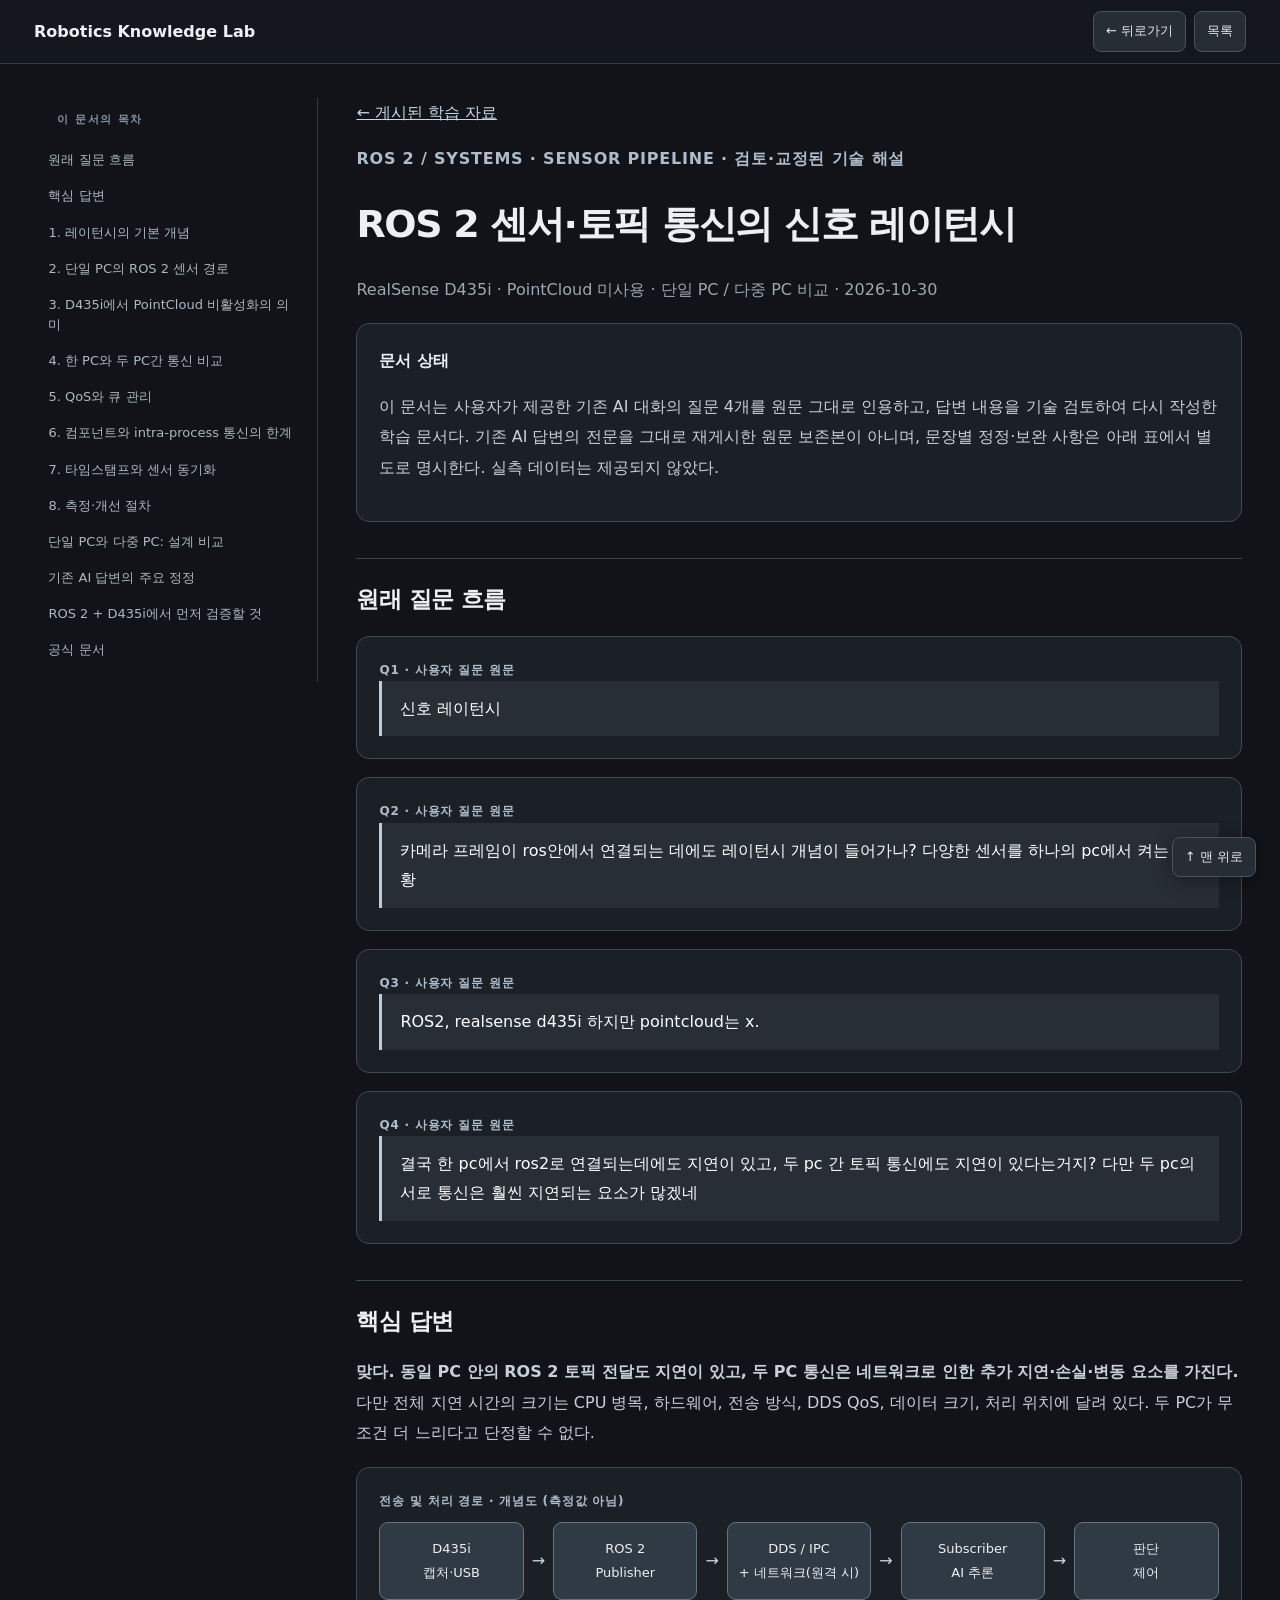
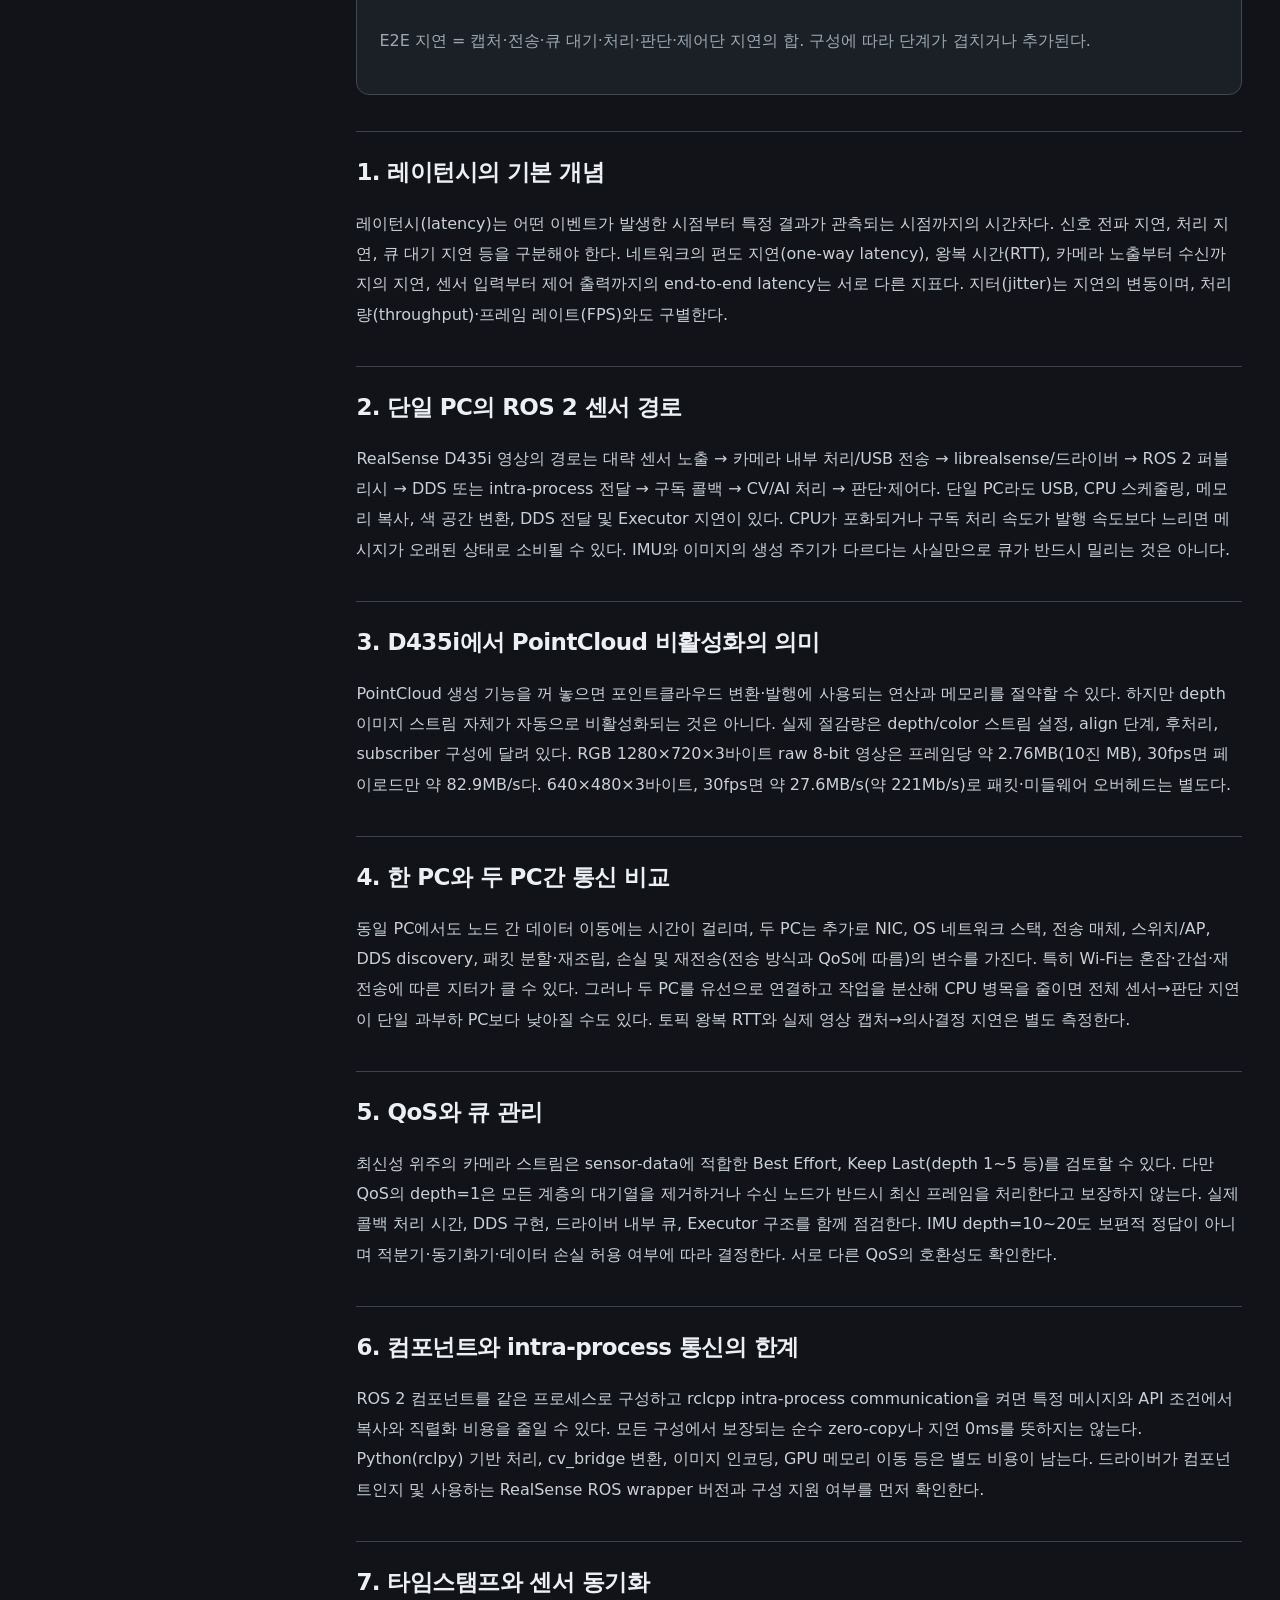
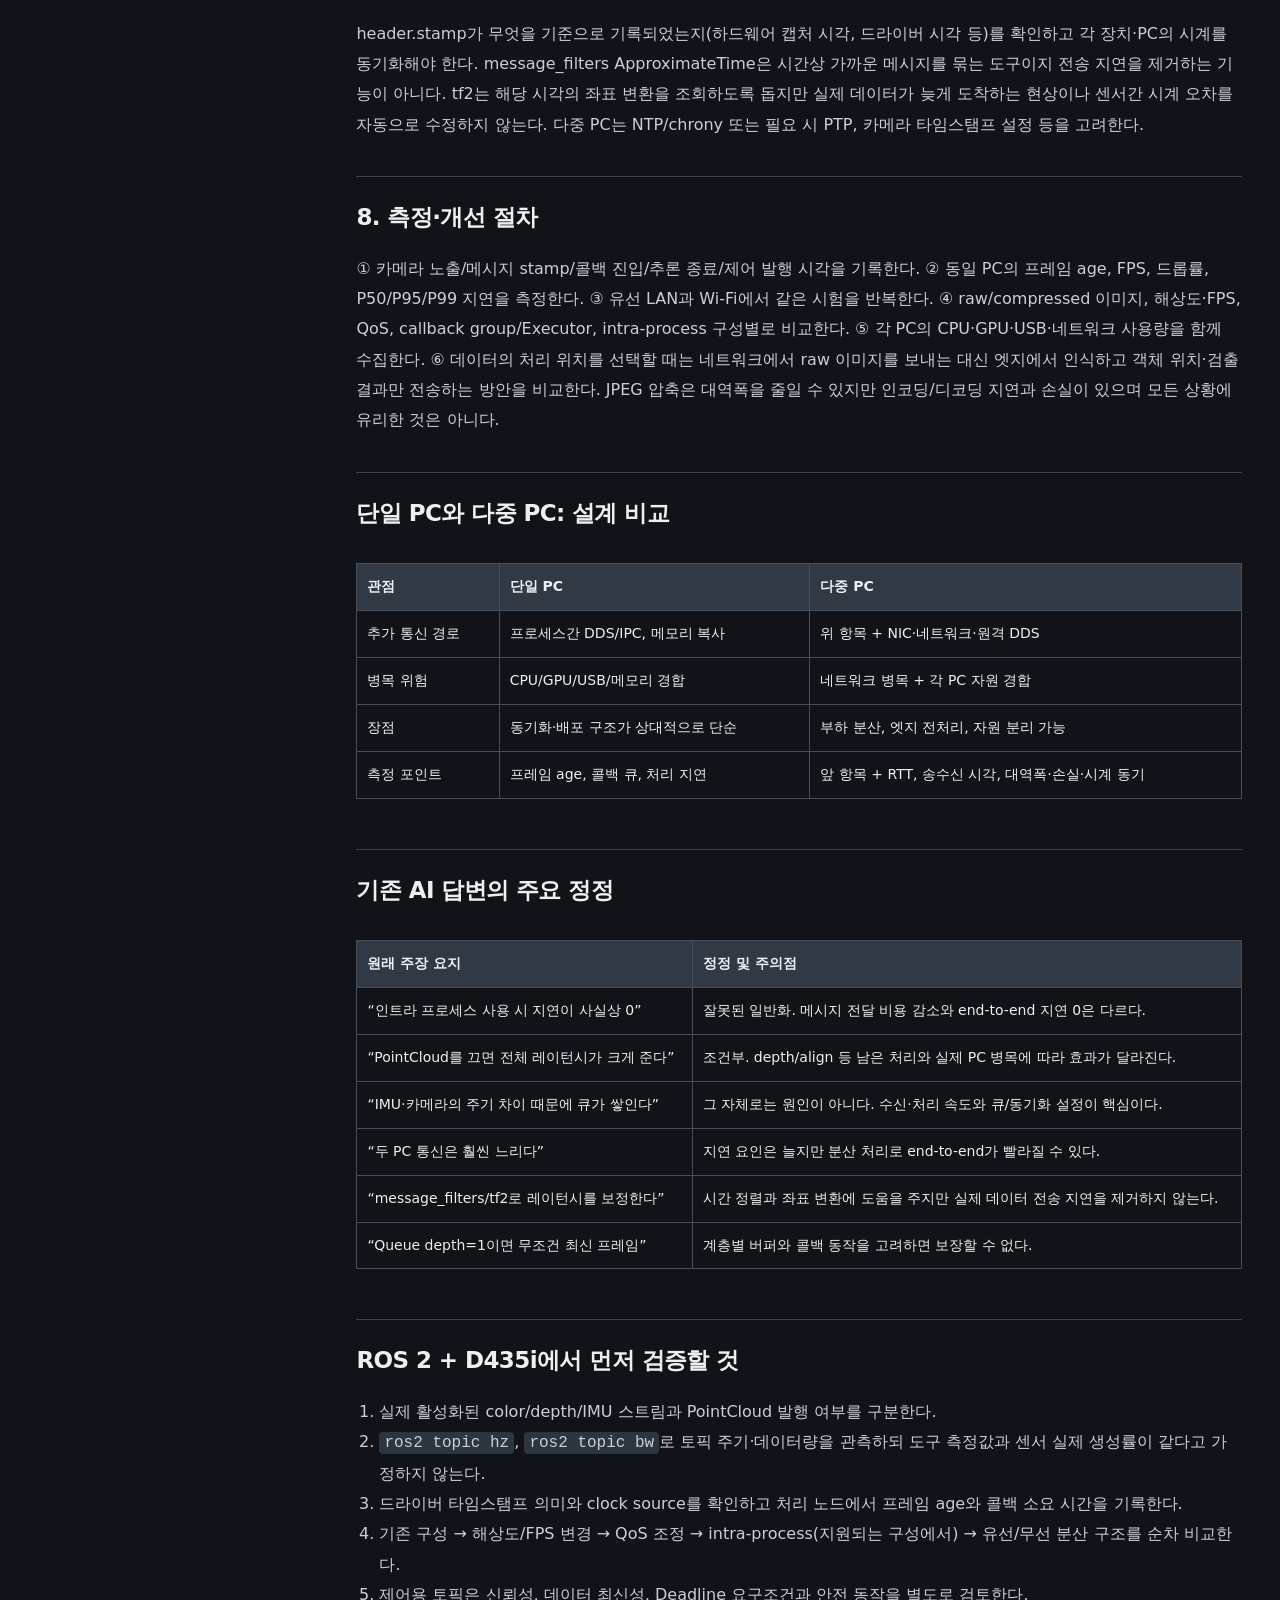
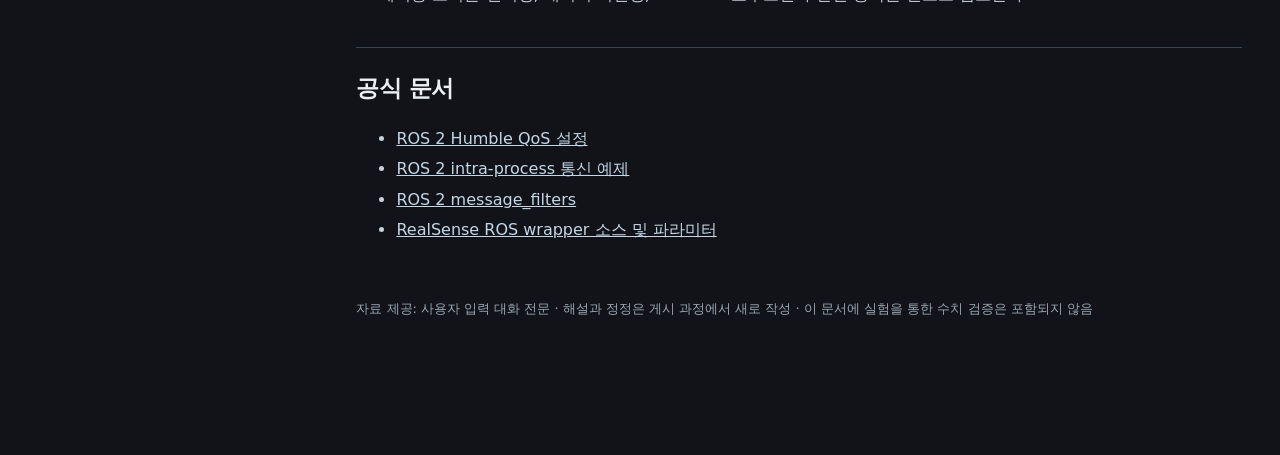
<file: articles/ros2-sensor-topic-latency.html>
<!doctype html><html lang="ko"><head><meta charset="utf-8"><meta name="viewport" content="width=device-width,initial-scale=1"><title>ROS 2 센서·토픽 통신의 신호 레이턴시 | Robotics Knowledge Lab</title><meta name="description" content="ROS 2 RealSense D435i, 단일 PC/두 PC 통신, QoS, DDS, Zero-copy, 센서 동기화 및 레이턴시 측정과 기술 정정"><style>:root{color-scheme:dark}*{box-sizing:border-box}body{font:16px/1.8 system-ui,-apple-system,"Noto Sans KR",sans-serif;background:#111318;color:#e7ebef;max-width:1050px;margin:auto;padding:25px 23px}a{color:#c4d7e6}h1{line-height:1.35;font-size:clamp(27px,4vw,38px)}h2{font-size:23px;border-top:1px solid #3b434b;padding-top:24px;margin-top:36px}h3{font-size:18px}p,li{color:#c9d0d7}.sub{color:#9ca8b3}.box{background:#1b2027;border:1px solid #414950;border-radius:13px;padding:22px;margin:18px 0}.prompt{white-space:pre-wrap;border-left:3px solid #becdd9;padding:13px 18px;background:#282e36;color:#fff}.kicker{letter-spacing:.8px;font-size:12px;font-weight:700;color:#afbcca}.grid{display:grid;grid-template-columns:repeat(2,1fr);gap:12px}.flow{overflow-x:auto}.diagram{display:flex;min-width:690px;align-items:center;gap:8px;padding:10px 0}.node{background:#303a45;border:1px solid #667482;border-radius:9px;text-align:center;flex:1;padding:14px 7px;font-size:13px}.arrow{color:#c8d7e1}.table-wrap{overflow-x:auto}table{width:100%;border-collapse:collapse;min-width:620px;font-size:14px}td,th{border:1px solid #46505b;padding:10px;text-align:left;vertical-align:top}th{background:#303944}code{background:#2c3641;padding:2px 5px;border-radius:4px}footer{padding:35px 0;color:#9aa7b1;font-size:13px}details{margin-top:25px}ol{padding-left:23px}@media(max-width:690px){.grid{grid-template-columns:1fr}}</style><link rel="stylesheet" href="../assets/reader.css"></head><body><a href="../index.html">← 게시된 학습 자료</a><p class="kicker">ROS 2 / SYSTEMS · SENSOR PIPELINE · 검토·교정된 기술 해설</p><h1>ROS 2 센서·토픽 통신의 신호 레이턴시</h1><p class="sub">RealSense D435i · PointCloud 미사용 · 단일 PC / 다중 PC 비교 · 2026-10-30</p><div class="box"><strong>문서 상태</strong><p>이 문서는 사용자가 제공한 기존 AI 대화의 질문 4개를 원문 그대로 인용하고, 답변 내용을 기술 검토하여 다시 작성한 학습 문서다. 기존 AI 답변의 전문을 그대로 재게시한 원문 보존본이 아니며, 문장별 정정·보완 사항은 아래 표에서 별도로 명시한다. 실측 데이터는 제공되지 않았다.</p></div><h2>원래 질문 흐름</h2><section class="box"><div class="kicker">Q1 · 사용자 질문 원문</div><div class="prompt">신호 레이턴시</div></section><section class="box"><div class="kicker">Q2 · 사용자 질문 원문</div><div class="prompt">카메라 프레임이 ros안에서 연결되는 데에도 레이턴시 개념이 들어가나? 다양한 센서를 하나의 pc에서 켜는 상황</div></section><section class="box"><div class="kicker">Q3 · 사용자 질문 원문</div><div class="prompt">ROS2, realsense d435i 하지만 pointcloud는 x.</div></section><section class="box"><div class="kicker">Q4 · 사용자 질문 원문</div><div class="prompt">결국 한 pc에서 ros2로 연결되는데에도 지연이 있고, 두 pc 간 토픽 통신에도 지연이 있다는거지? 다만 두 pc의 서로 통신은 훨씬 지연되는 요소가 많겠네</div></section><h2>핵심 답변</h2><p><strong>맞다. 동일 PC 안의 ROS 2 토픽 전달도 지연이 있고, 두 PC 통신은 네트워크로 인한 추가 지연·손실·변동 요소를 가진다.</strong> 다만 전체 지연 시간의 크기는 CPU 병목, 하드웨어, 전송 방식, DDS QoS, 데이터 크기, 처리 위치에 달려 있다. 두 PC가 무조건 더 느리다고 단정할 수 없다.</p><div class="box"><div class="kicker">전송 및 처리 경로 · 개념도 (측정값 아님)</div><div class="flow"><div class="diagram"><div class="node">D435i<br>캡처·USB</div><div class="arrow">→</div><div class="node">ROS 2<br>Publisher</div><div class="arrow">→</div><div class="node">DDS / IPC<br>+ 네트워크(원격 시)</div><div class="arrow">→</div><div class="node">Subscriber<br>AI 추론</div><div class="arrow">→</div><div class="node">판단<br>제어</div></div></div><p class="sub">E2E 지연 = 캡처·전송·큐 대기·처리·판단·제어단 지연의 합. 구성에 따라 단계가 겹치거나 추가된다.</p></div><section><h2>1. 레이턴시의 기본 개념</h2><p>레이턴시(latency)는 어떤 이벤트가 발생한 시점부터 특정 결과가 관측되는 시점까지의 시간차다. 신호 전파 지연, 처리 지연, 큐 대기 지연 등을 구분해야 한다. 네트워크의 편도 지연(one-way latency), 왕복 시간(RTT), 카메라 노출부터 수신까지의 지연, 센서 입력부터 제어 출력까지의 end-to-end latency는 서로 다른 지표다. 지터(jitter)는 지연의 변동이며, 처리량(throughput)·프레임 레이트(FPS)와도 구별한다.</p></section><section><h2>2. 단일 PC의 ROS 2 센서 경로</h2><p>RealSense D435i 영상의 경로는 대략 센서 노출 → 카메라 내부 처리/USB 전송 → librealsense/드라이버 → ROS 2 퍼블리시 → DDS 또는 intra-process 전달 → 구독 콜백 → CV/AI 처리 → 판단·제어다. 단일 PC라도 USB, CPU 스케줄링, 메모리 복사, 색 공간 변환, DDS 전달 및 Executor 지연이 있다. CPU가 포화되거나 구독 처리 속도가 발행 속도보다 느리면 메시지가 오래된 상태로 소비될 수 있다. IMU와 이미지의 생성 주기가 다르다는 사실만으로 큐가 반드시 밀리는 것은 아니다.</p></section><section><h2>3. D435i에서 PointCloud 비활성화의 의미</h2><p>PointCloud 생성 기능을 꺼 놓으면 포인트클라우드 변환·발행에 사용되는 연산과 메모리를 절약할 수 있다. 하지만 depth 이미지 스트림 자체가 자동으로 비활성화되는 것은 아니다. 실제 절감량은 depth/color 스트림 설정, align 단계, 후처리, subscriber 구성에 달려 있다. RGB 1280×720×3바이트 raw 8-bit 영상은 프레임당 약 2.76MB(10진 MB), 30fps면 페이로드만 약 82.9MB/s다. 640×480×3바이트, 30fps면 약 27.6MB/s(약 221Mb/s)로 패킷·미들웨어 오버헤드는 별도다.</p></section><section><h2>4. 한 PC와 두 PC간 통신 비교</h2><p>동일 PC에서도 노드 간 데이터 이동에는 시간이 걸리며, 두 PC는 추가로 NIC, OS 네트워크 스택, 전송 매체, 스위치/AP, DDS discovery, 패킷 분할·재조립, 손실 및 재전송(전송 방식과 QoS에 따름)의 변수를 가진다. 특히 Wi-Fi는 혼잡·간섭·재전송에 따른 지터가 클 수 있다. 그러나 두 PC를 유선으로 연결하고 작업을 분산해 CPU 병목을 줄이면 전체 센서→판단 지연이 단일 과부하 PC보다 낮아질 수도 있다. 토픽 왕복 RTT와 실제 영상 캡처→의사결정 지연은 별도 측정한다.</p></section><section><h2>5. QoS와 큐 관리</h2><p>최신성 위주의 카메라 스트림은 sensor-data에 적합한 Best Effort, Keep Last(depth 1~5 등)를 검토할 수 있다. 다만 QoS의 depth=1은 모든 계층의 대기열을 제거하거나 수신 노드가 반드시 최신 프레임을 처리한다고 보장하지 않는다. 실제 콜백 처리 시간, DDS 구현, 드라이버 내부 큐, Executor 구조를 함께 점검한다. IMU depth=10~20도 보편적 정답이 아니며 적분기·동기화기·데이터 손실 허용 여부에 따라 결정한다. 서로 다른 QoS의 호환성도 확인한다.</p></section><section><h2>6. 컴포넌트와 intra-process 통신의 한계</h2><p>ROS 2 컴포넌트를 같은 프로세스로 구성하고 rclcpp intra-process communication을 켜면 특정 메시지와 API 조건에서 복사와 직렬화 비용을 줄일 수 있다. 모든 구성에서 보장되는 순수 zero-copy나 지연 0ms를 뜻하지는 않는다. Python(rclpy) 기반 처리, cv_bridge 변환, 이미지 인코딩, GPU 메모리 이동 등은 별도 비용이 남는다. 드라이버가 컴포넌트인지 및 사용하는 RealSense ROS wrapper 버전과 구성 지원 여부를 먼저 확인한다.</p></section><section><h2>7. 타임스탬프와 센서 동기화</h2><p>header.stamp가 무엇을 기준으로 기록되었는지(하드웨어 캡처 시각, 드라이버 시각 등)를 확인하고 각 장치·PC의 시계를 동기화해야 한다. message_filters ApproximateTime은 시간상 가까운 메시지를 묶는 도구이지 전송 지연을 제거하는 기능이 아니다. tf2는 해당 시각의 좌표 변환을 조회하도록 돕지만 실제 데이터가 늦게 도착하는 현상이나 센서간 시계 오차를 자동으로 수정하지 않는다. 다중 PC는 NTP/chrony 또는 필요 시 PTP, 카메라 타임스탬프 설정 등을 고려한다.</p></section><section><h2>8. 측정·개선 절차</h2><p>① 카메라 노출/메시지 stamp/콜백 진입/추론 종료/제어 발행 시각을 기록한다. ② 동일 PC의 프레임 age, FPS, 드롭률, P50/P95/P99 지연을 측정한다. ③ 유선 LAN과 Wi-Fi에서 같은 시험을 반복한다. ④ raw/compressed 이미지, 해상도·FPS, QoS, callback group/Executor, intra-process 구성별로 비교한다. ⑤ 각 PC의 CPU·GPU·USB·네트워크 사용량을 함께 수집한다. ⑥ 데이터의 처리 위치를 선택할 때는 네트워크에서 raw 이미지를 보내는 대신 엣지에서 인식하고 객체 위치·검출 결과만 전송하는 방안을 비교한다. JPEG 압축은 대역폭을 줄일 수 있지만 인코딩/디코딩 지연과 손실이 있으며 모든 상황에 유리한 것은 아니다.</p></section><h2>단일 PC와 다중 PC: 설계 비교</h2><div class="table-wrap"><table><thead><tr><th>관점</th><th>단일 PC</th><th>다중 PC</th></tr></thead><tbody><tr><td>추가 통신 경로</td><td>프로세스간 DDS/IPC, 메모리 복사</td><td>위 항목 + NIC·네트워크·원격 DDS</td></tr><tr><td>병목 위험</td><td>CPU/GPU/USB/메모리 경합</td><td>네트워크 병목 + 각 PC 자원 경합</td></tr><tr><td>장점</td><td>동기화·배포 구조가 상대적으로 단순</td><td>부하 분산, 엣지 전처리, 자원 분리 가능</td></tr><tr><td>측정 포인트</td><td>프레임 age, 콜백 큐, 처리 지연</td><td>앞 항목 + RTT, 송수신 시각, 대역폭·손실·시계 동기</td></tr></tbody></table></div><h2>기존 AI 답변의 주요 정정</h2><div class="table-wrap"><table><thead><tr><th>원래 주장 요지</th><th>정정 및 주의점</th></tr></thead><tbody><tr><td>“인트라 프로세스 사용 시 지연이 사실상 0”</td><td>잘못된 일반화. 메시지 전달 비용 감소와 end-to-end 지연 0은 다르다.</td></tr><tr><td>“PointCloud를 끄면 전체 레이턴시가 크게 준다”</td><td>조건부. depth/align 등 남은 처리와 실제 PC 병목에 따라 효과가 달라진다.</td></tr><tr><td>“IMU·카메라의 주기 차이 때문에 큐가 쌓인다”</td><td>그 자체로는 원인이 아니다. 수신·처리 속도와 큐/동기화 설정이 핵심이다.</td></tr><tr><td>“두 PC 통신은 훨씬 느리다”</td><td>지연 요인은 늘지만 분산 처리로 end-to-end가 빨라질 수 있다.</td></tr><tr><td>“message_filters/tf2로 레이턴시를 보정한다”</td><td>시간 정렬과 좌표 변환에 도움을 주지만 실제 데이터 전송 지연을 제거하지 않는다.</td></tr><tr><td>“Queue depth=1이면 무조건 최신 프레임”</td><td>계층별 버퍼와 콜백 동작을 고려하면 보장할 수 없다.</td></tr></tbody></table></div><h2>ROS 2 + D435i에서 먼저 검증할 것</h2><ol><li>실제 활성화된 color/depth/IMU 스트림과 PointCloud 발행 여부를 구분한다.</li><li><code>ros2 topic hz</code>, <code>ros2 topic bw</code>로 토픽 주기·데이터량을 관측하되 도구 측정값과 센서 실제 생성률이 같다고 가정하지 않는다.</li><li>드라이버 타임스탬프 의미와 clock source를 확인하고 처리 노드에서 프레임 age와 콜백 소요 시간을 기록한다.</li><li>기존 구성 → 해상도/FPS 변경 → QoS 조정 → intra-process(지원되는 구성에서) → 유선/무선 분산 구조를 순차 비교한다.</li><li>제어용 토픽은 신뢰성, 데이터 최신성, Deadline 요구조건과 안전 동작을 별도로 검토한다.</li></ol><h2>공식 문서</h2><ul><li><a href="https://docs.ros.org/en/humble/Concepts/Intermediate/About-Quality-of-Service-Settings.html">ROS 2 Humble QoS 설정</a></li><li><a href="https://docs.ros.org/en/humble/Tutorials/Demos/Intra-Process-Communication.html">ROS 2 intra-process 통신 예제</a></li><li><a href="https://docs.ros.org/en/humble/p/message_filters/">ROS 2 message_filters</a></li><li><a href="https://github.com/IntelRealSense/realsense-ros">RealSense ROS wrapper 소스 및 파라미터</a></li></ul><footer>자료 제공: 사용자 입력 대화 전문 · 해설과 정정은 게시 과정에서 새로 작성 · 이 문서에 실험을 통한 수치 검증은 포함되지 않음</footer><script defer src="../assets/reader.js"></script></body></html>
</file>
<file: assets/reader.css>
/* Shared reading interface for published Robotics Knowledge Lab articles */
:root{--reader-bg:#111318;--reader-panel:#1b1e24;--reader-border:#353c45;--reader-muted:#aab4bf;--reader-text:#edf0f3}
html{scroll-behavior:smooth;scroll-padding-top:92px}
body.reader-enabled{max-width:none!important;margin:0!important;padding:0!important;background:var(--reader-bg)!important;color:var(--reader-text)!important;font-family:system-ui,-apple-system,"Noto Sans KR",sans-serif!important;font-size:16px!important;line-height:1.85!important}
body.reader-enabled *{box-sizing:border-box}
.reader-top{height:64px;position:sticky;top:0;z-index:100;background:rgba(22,25,31,.95);backdrop-filter:blur(12px);border-bottom:1px solid var(--reader-border);display:flex;align-items:center;justify-content:space-between;gap:10px;padding:0 clamp(16px,3vw,34px)}
.reader-brand{text-decoration:none!important;font-weight:750;color:#edf0f3!important;font-size:16px;white-space:nowrap}
.reader-actions{display:flex;gap:8px;align-items:center}
.reader-btn{border:1px solid #4c535c!important;border-radius:8px!important;color:#e3e9ee!important;background:#272d35!important;padding:7px 12px!important;font:inherit!important;font-size:13px!important;cursor:pointer;white-space:nowrap}
.reader-btn:hover{background:#39414b!important}
.reader-progress{height:3px;position:fixed;top:64px;left:0;width:0;background:#a9c5d8;z-index:101;transition:width .1s}
.reader-layout{display:grid;grid-template-columns:280px minmax(0,1fr);max-width:1340px;margin:0 auto;gap:38px;padding:34px clamp(18px,3vw,40px) 100px;align-items:start}
.reader-main{min-width:0;max-width:920px;width:100%;margin:0}
.reader-main>h1,.reader-main header h1{letter-spacing:-.035em;line-height:1.32!important}
.reader-main h2{scroll-margin-top:94px;line-height:1.45!important;letter-spacing:-.025em}
.reader-main h3{scroll-margin-top:94px;line-height:1.5!important}
.reader-main p,.reader-main li,.reader-main .answer,.reader-main .bodytext{line-height:1.9!important}
.reader-main p{font-size:inherit}
.reader-main table{display:table}
.reader-main .tablewrap,.reader-main .box{max-width:100%}
.reader-main pre{overflow-x:auto}
.reader-main img,.reader-main svg{max-width:100%}
.reader-main a{overflow-wrap:anywhere}
.reader-main blockquote{line-height:1.8!important}
.reader-toc{order:-1;position:sticky;top:92px;align-self:start;border-right:1px solid var(--reader-border);padding:4px 14px 14px 19px;max-height:calc(100dvh - 115px);overflow-y:auto}
.reader-toc-label{text-transform:uppercase;letter-spacing:.13em;font-size:11px;color:#8795a3;font-weight:750;margin:8px 0 12px}
.reader-toc a{display:block;text-decoration:none!important;color:#aeb8c2!important;font-size:13px;line-height:1.55;padding:8px 10px;border-left:2px solid transparent;margin-left:-21px;overflow-wrap:anywhere}
.reader-toc a[data-level="3"]{padding-left:23px;font-size:12px}
.reader-toc a.active{color:#eef4f9!important;background:#25313c;border-left-color:#b5cad9}
.reader-floating{position:fixed;right:24px;bottom:23px;z-index:99;display:flex;flex-direction:column;gap:9px}
.reader-floating .reader-btn{box-shadow:0 4px 20px #0005}
.reader-mobile-toc{display:none}
.reader-main .heading{scroll-margin-top:94px}
@media(max-width:1000px){.reader-layout{grid-template-columns:210px minmax(0,1fr);gap:18px}.reader-toc a{font-size:12px}}
@media(max-width:760px){.reader-layout{display:block;padding:22px 17px 90px}.reader-toc{display:none}.reader-mobile-toc{display:block;position:sticky;top:67px;z-index:85;margin:0 0 22px}.reader-mobile-toc summary{cursor:pointer;background:#272d35;border:1px solid #47505b;border-radius:9px;padding:9px 13px;font-size:14px;list-style:none}.reader-mobile-toc[open]{background:#1b1f25;border-radius:9px;border:1px solid #47505b;padding-bottom:10px}.reader-mobile-toc[open] summary{border:0;background:transparent}.reader-mobile-toc a{display:block;color:#cdd7df!important;text-decoration:none!important;padding:7px 14px;font-size:13px}.reader-top{padding:0 14px}.reader-brand{font-size:13px}.reader-actions .reader-btn{font-size:12px;padding:7px 8px!important}.reader-floating{right:12px;bottom:12px}.reader-floating .reader-btn{font-size:12px!important}}
@media(prefers-reduced-motion:reduce){html{scroll-behavior:auto!important}.reader-progress{transition:none}}

/* Audit remediation: keep horizontal scrolling inside tables and long mobile TOCs. */
.reader-table-scroll{max-width:100%;width:100%;overflow-x:auto;overscroll-behavior-x:contain;-webkit-overflow-scrolling:touch;margin:14px 0}
.reader-table-scroll table{margin:0}
.reader-main{min-width:0;overflow-wrap:anywhere}
.reader-main .answer,.reader-main .bodytext{min-width:0}
.reader-main .reader-table-scroll{overflow-wrap:normal}
@media(max-width:760px){.reader-mobile-toc[open]{max-height:calc(100dvh - 92px);overflow-y:auto}.reader-top{min-width:0}.reader-top .reader-actions{flex-shrink:0}}
</file>
